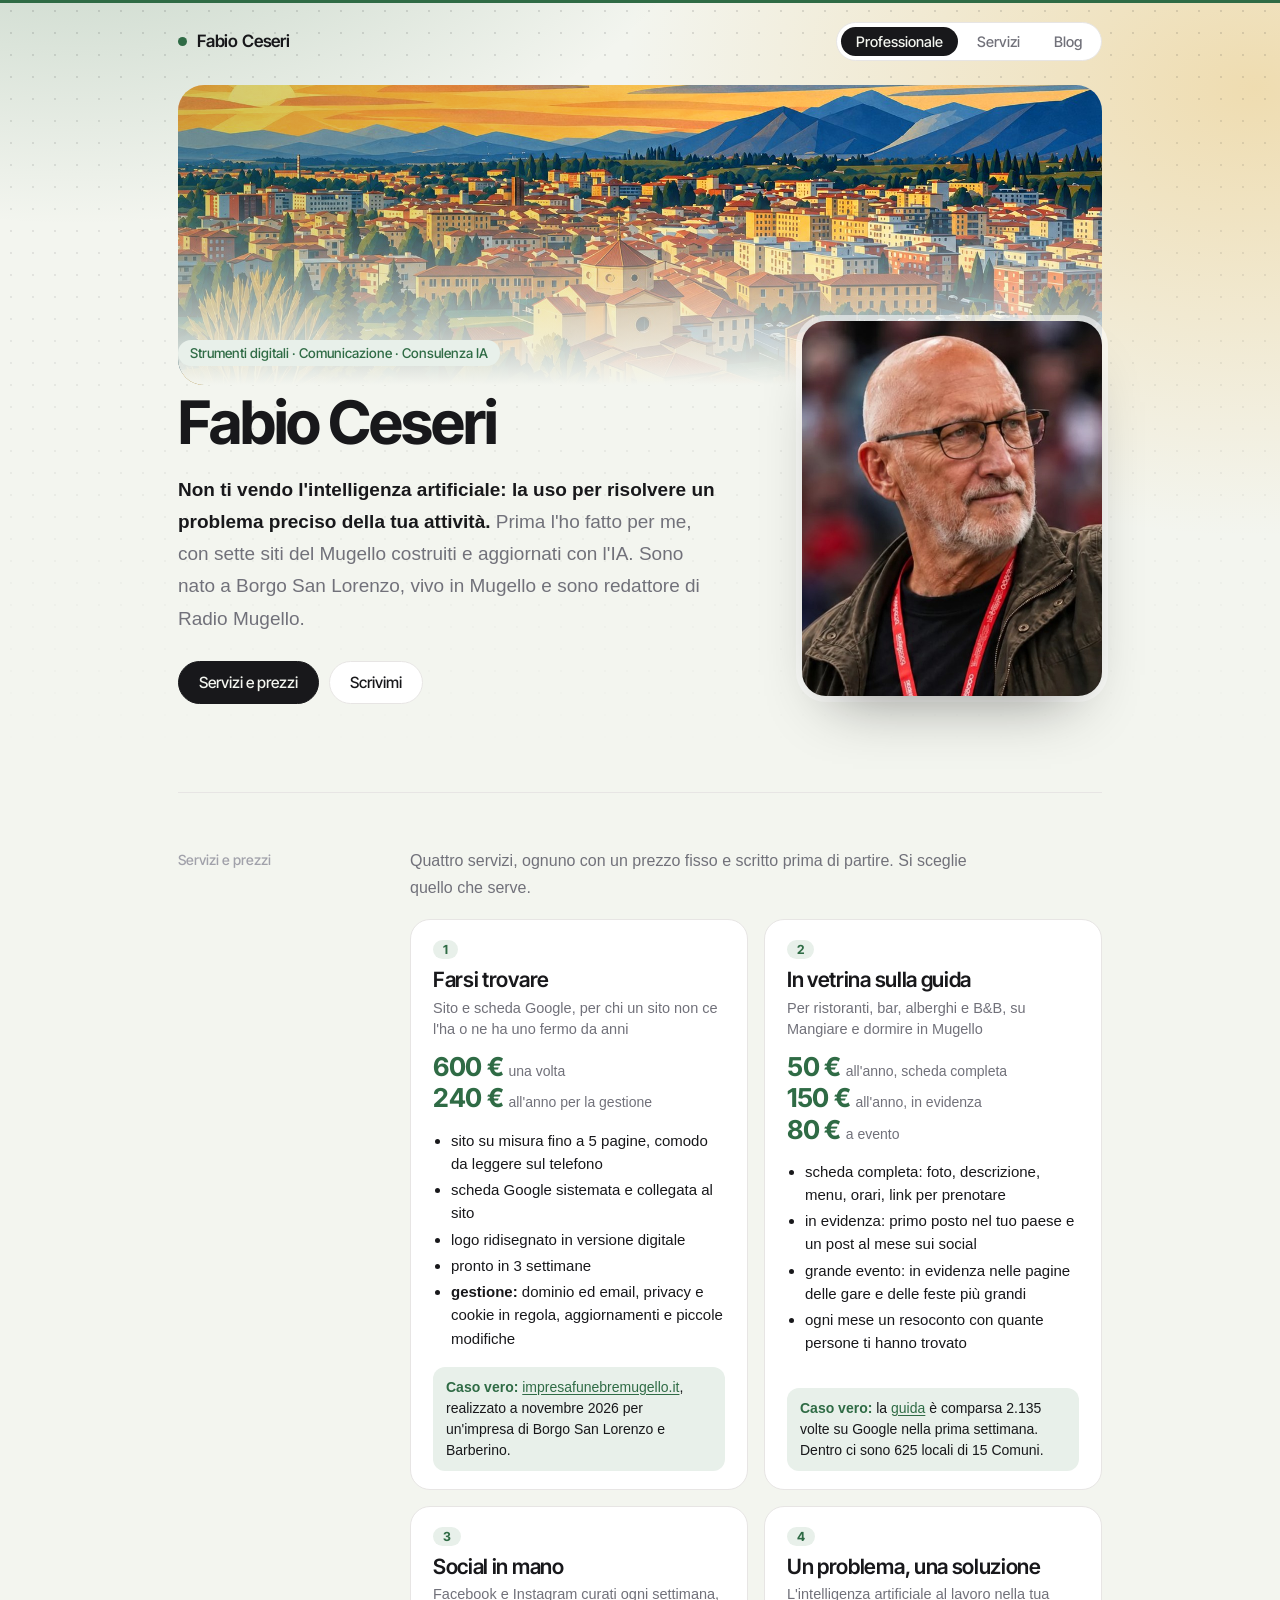
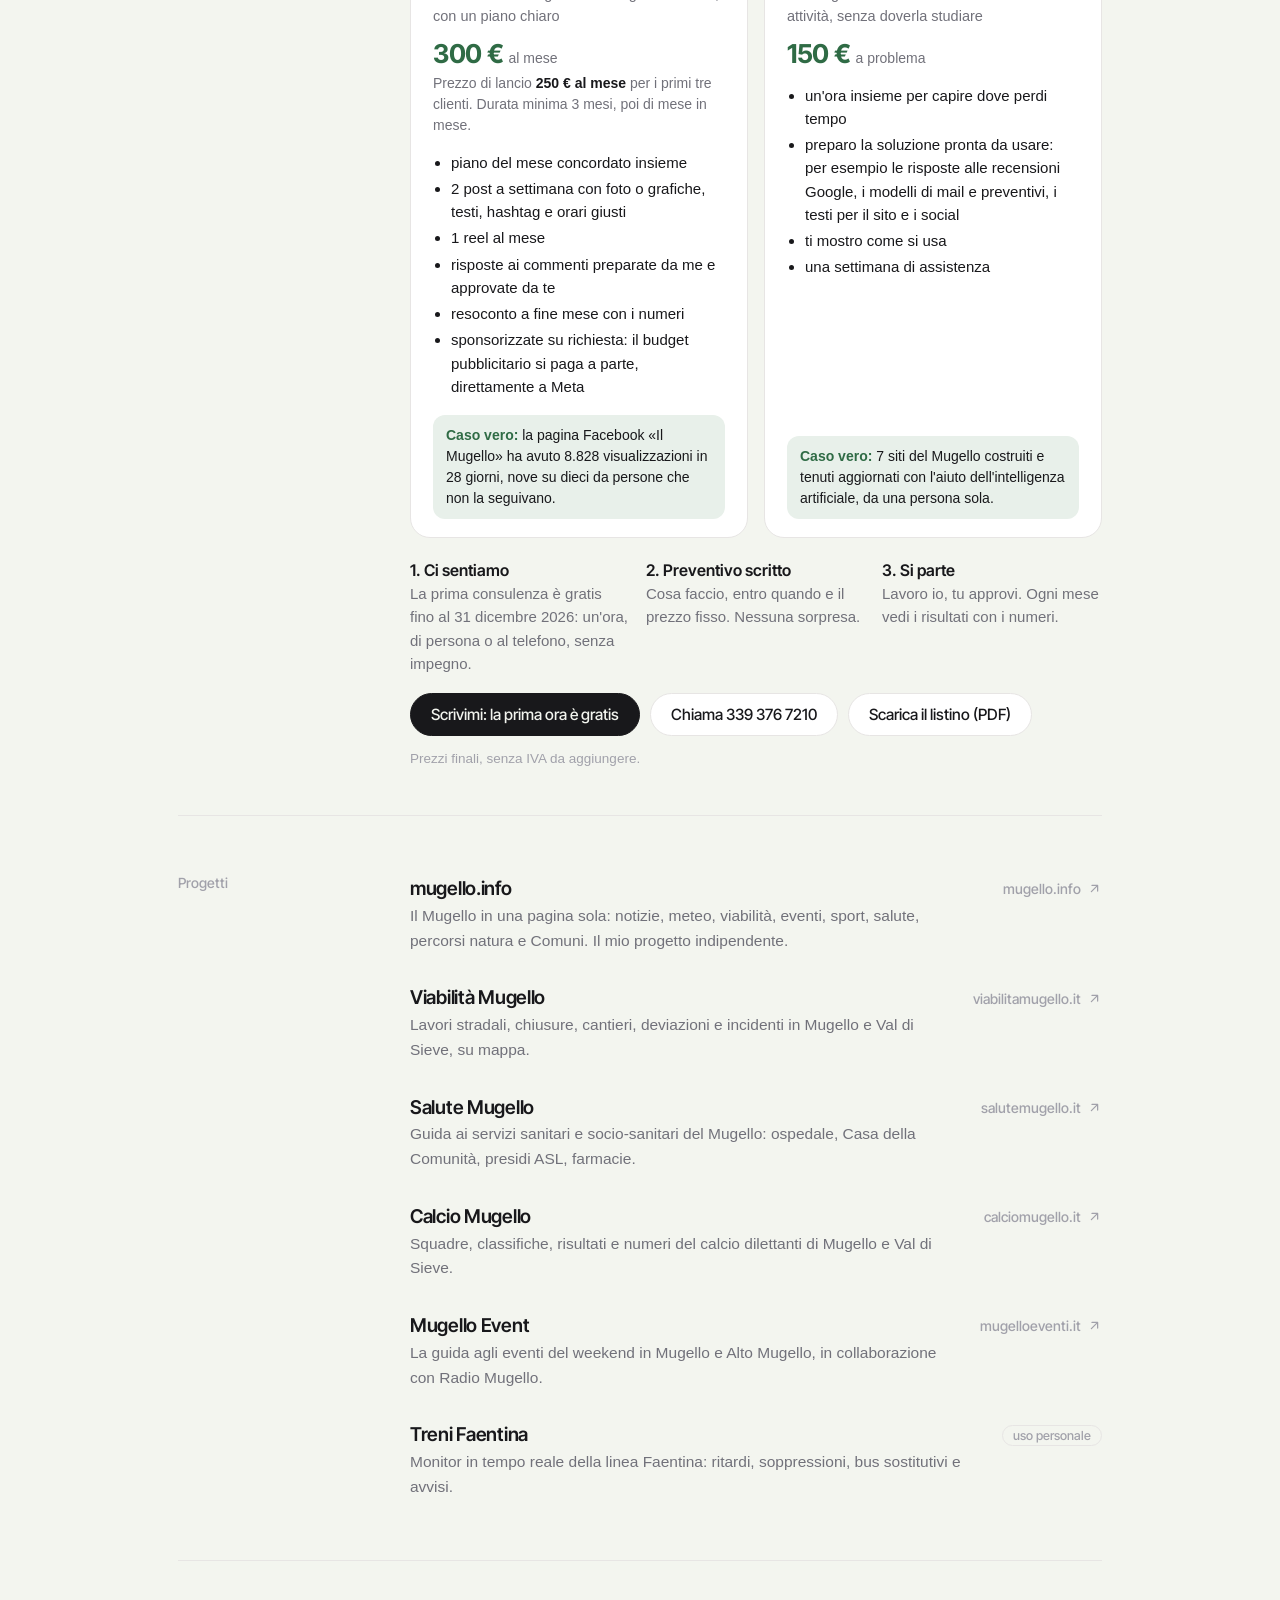
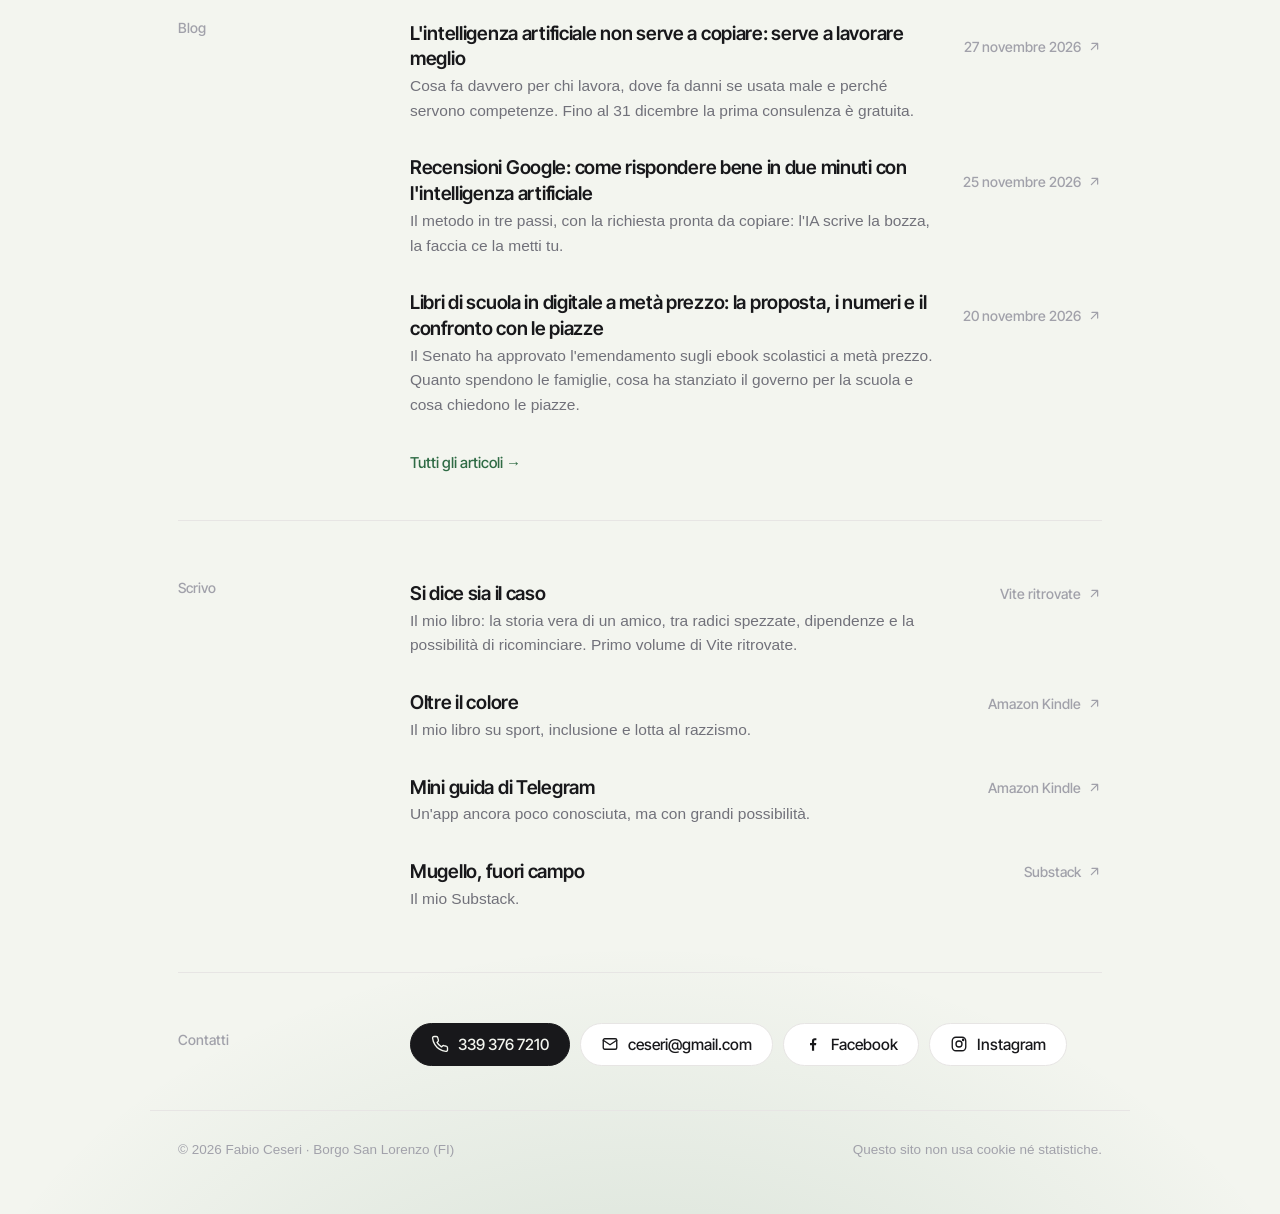
<file: index.html>
<!doctype html>
<html lang="it">
<head>
<meta charset="utf-8">
<meta name="viewport" content="width=device-width,initial-scale=1">
<title>Fabio Ceseri · Siti, social e intelligenza artificiale per le attività del Mugello</title>
<meta name="description" content="Sito e scheda Google, social curati, intelligenza artificiale per la tua attività: prezzi fissi e casi veri. Fabio Ceseri, Borgo San Lorenzo.">
<link rel="canonical" href="https://fabioceseri.it/">
<meta name="theme-color" content="#2f6b45">
<link rel="icon" type="image/png" sizes="32x32" href="img/icona-32.png">
<link rel="apple-touch-icon" href="img/icona-180.png">
<link rel="preload" href="font/inter-tight-700.woff2" as="font" type="font/woff2" crossorigin>
<meta property="og:type" content="profile">
<meta property="og:locale" content="it_IT">
<meta property="og:site_name" content="Fabio Ceseri">
<meta property="og:title" content="Fabio Ceseri · Siti, social e intelligenza artificiale per le attività del Mugello">
<meta property="og:description" content="Sito e scheda Google, social curati, intelligenza artificiale per la tua attività: prezzi fissi e casi veri. Fabio Ceseri, Borgo San Lorenzo.">
<meta property="og:url" content="https://fabioceseri.it/">
<meta property="og:image" content="https://fabioceseri.it/img/anteprima.jpg">
<meta property="og:image:width" content="1200">
<meta property="og:image:height" content="630">
<meta name="twitter:card" content="summary_large_image">
<script type="application/ld+json">{"@context": "https://schema.org", "@graph": [{"@type": "ProfilePage", "@id": "https://fabioceseri.it/", "url": "https://fabioceseri.it/", "name": "Fabio Ceseri", "inLanguage": "it", "mainEntity": {"@id": "https://fabioceseri.it/#fabio"}}, {"@type": "Person", "@id": "https://fabioceseri.it/#fabio", "name": "Fabio Ceseri", "url": "https://fabioceseri.it/", "image": "https://fabioceseri.it/img/fabio.jpg", "jobTitle": ["Redattore", "Consulente IA"], "worksFor": {"@type": "Organization", "name": "Radio Mugello", "url": "https://www.radiomugello.it/"}, "birthPlace": {"@type": "Place", "name": "Borgo San Lorenzo"}, "homeLocation": {"@type": "Place", "name": "Mugello, Toscana"}, "knowsAbout": ["Strumenti digitali", "Comunicazione", "Intelligenza artificiale", "Mugello"], "email": "mailto:ceseri@gmail.com", "telephone": "+39 339 376 7210", "sameAs": ["https://www.facebook.com/fabio.ceseri/", "https://www.instagram.com/fabionemugello/", "https://artigianodelweb.substack.com/"], "hasOfferCatalog": {"@type": "OfferCatalog", "name": "Servizi e prezzi", "itemListElement": [{"@type": "Offer", "price": "600", "priceCurrency": "EUR", "itemOffered": {"@type": "Service", "name": "Farsi trovare: sito e scheda Google"}}, {"@type": "Offer", "price": "50", "priceCurrency": "EUR", "itemOffered": {"@type": "Service", "name": "Scheda sulla guida Mangiare e dormire in Mugello"}}, {"@type": "Offer", "price": "300", "priceCurrency": "EUR", "itemOffered": {"@type": "Service", "name": "Social in mano: Facebook e Instagram al mese"}}, {"@type": "Offer", "price": "150", "priceCurrency": "EUR", "itemOffered": {"@type": "Service", "name": "Un problema, una soluzione: intelligenza artificiale per la tua attività"}}]}}, {"@type": "WebSite", "@id": "https://fabioceseri.it/#sito", "url": "https://fabioceseri.it/", "name": "Fabio Ceseri", "inLanguage": "it", "publisher": {"@id": "https://fabioceseri.it/#fabio"}}]}</script>
<link rel="stylesheet" href="style.css?v=ad18165e">
</head>
<body class="professionale">
<div class="filo" aria-hidden="true"></div>
<header class="top"><div class="wrap">
  <a class="firma" href="./">Fabio Ceseri</a>
  <nav class="pagine" aria-label="Pagine">
    <a href="./" aria-current="page">Professionale</a>
    <a href="#servizi">Servizi</a>
    <a href="blog/">Blog</a>
  </nav>
</div></header>
<main class="wrap">

<div class="copertina"><img src="img/copertina.jpg" alt="Borgo San Lorenzo" width="1578" height="592" fetchpriority="high"></div>
<div class="hero">
  <div>
  <p class="occhiello">Strumenti digitali · Comunicazione · Consulenza IA</p>
  <h1>Fabio Ceseri</h1>
  <p class="bio"><strong>Non ti vendo l'intelligenza artificiale: la uso per risolvere un problema preciso della tua attività.</strong> Prima l'ho fatto per me, con sette siti del Mugello costruiti e aggiornati con l'IA. Sono nato a Borgo San Lorenzo, vivo in Mugello e sono redattore di Radio Mugello.</p>
  <p class="contatti hero-azioni"><a class="primo" href="#servizi">Servizi e prezzi</a><a href="mailto:ceseri@gmail.com?subject=Prima%20consulenza%20gratuita">Scrivimi</a></p>
  </div>
  <div class="foto-box"><img class="foto" src="img/fabio.jpg" alt="Fabio Ceseri, redattore di Radio Mugello e consulente IA" width="300" height="375"></div>
</div>
<section class="blocco" id="servizi">
  <h2>Servizi e prezzi</h2>
  <div><p class="sv-intro">Quattro servizi, ognuno con un prezzo fisso e scritto prima di partire. Si sceglie quello che serve.</p><div class="sv-griglia"><article class="sv"><span class="sv-num">1</span><h3>Farsi trovare</h3><p class="sv-per">Sito e scheda Google, per chi un sito non ce l'ha o ne ha uno fermo da anni</p><p class="sv-prezzo">600 € <span>una volta</span></p><p class="sv-prezzo">240 € <span>all'anno per la gestione</span></p><ul><li>sito su misura fino a 5 pagine, comodo da leggere sul telefono</li><li>scheda Google sistemata e collegata al sito</li><li>logo ridisegnato in versione digitale</li><li>pronto in 3 settimane</li><li><b>gestione:</b> dominio ed email, privacy e cookie in regola, aggiornamenti e piccole modifiche</li></ul><p class="sv-caso"><strong>Caso vero:</strong> <a href="https://impresafunebremugello.it/">impresafunebremugello.it</a>, realizzato a novembre 2026 per un'impresa di Borgo San Lorenzo e Barberino.</p></article><article class="sv"><span class="sv-num">2</span><h3>In vetrina sulla guida</h3><p class="sv-per">Per ristoranti, bar, alberghi e B&amp;B, su Mangiare e dormire in Mugello</p><p class="sv-prezzo">50 € <span>all'anno, scheda completa</span></p><p class="sv-prezzo">150 € <span>all'anno, in evidenza</span></p><p class="sv-prezzo">80 € <span>a evento</span></p><ul><li>scheda completa: foto, descrizione, menu, orari, link per prenotare</li><li>in evidenza: primo posto nel tuo paese e un post al mese sui social</li><li>grande evento: in evidenza nelle pagine delle gare e delle feste più grandi</li><li>ogni mese un resoconto con quante persone ti hanno trovato</li></ul><p class="sv-caso"><strong>Caso vero:</strong> la <a href="https://mangiaredormiremugello.it/">guida</a> è comparsa 2.135 volte su Google nella prima settimana. Dentro ci sono 625 locali di 15 Comuni.</p></article><article class="sv"><span class="sv-num">3</span><h3>Social in mano</h3><p class="sv-per">Facebook e Instagram curati ogni settimana, con un piano chiaro</p><p class="sv-prezzo">300 € <span>al mese</span></p><p class="sv-nota">Prezzo di lancio <b>250 € al mese</b> per i primi tre clienti. Durata minima 3 mesi, poi di mese in mese.</p><ul><li>piano del mese concordato insieme</li><li>2 post a settimana con foto o grafiche, testi, hashtag e orari giusti</li><li>1 reel al mese</li><li>risposte ai commenti preparate da me e approvate da te</li><li>resoconto a fine mese con i numeri</li><li>sponsorizzate su richiesta: il budget pubblicitario si paga a parte, direttamente a Meta</li></ul><p class="sv-caso"><strong>Caso vero:</strong> la pagina Facebook «Il Mugello» ha avuto 8.828 visualizzazioni in 28 giorni, nove su dieci da persone che non la seguivano.</p></article><article class="sv"><span class="sv-num">4</span><h3>Un problema, una soluzione</h3><p class="sv-per">L'intelligenza artificiale al lavoro nella tua attività, senza doverla studiare</p><p class="sv-prezzo">150 € <span>a problema</span></p><ul><li>un'ora insieme per capire dove perdi tempo</li><li>preparo la soluzione pronta da usare: per esempio le risposte alle recensioni Google, i modelli di mail e preventivi, i testi per il sito e i social</li><li>ti mostro come si usa</li><li>una settimana di assistenza</li></ul><p class="sv-caso"><strong>Caso vero:</strong> 7 siti del Mugello costruiti e tenuti aggiornati con l'aiuto dell'intelligenza artificiale, da una persona sola.</p></article></div><div class="sv-come"><div><b>1. Ci sentiamo</b>La prima consulenza è gratis fino al 31 dicembre 2026: un'ora, di persona o al telefono, senza impegno.</div><div><b>2. Preventivo scritto</b>Cosa faccio, entro quando e il prezzo fisso. Nessuna sorpresa.</div><div><b>3. Si parte</b>Lavoro io, tu approvi. Ogni mese vedi i risultati con i numeri.</div></div><p class="contatti sv-azioni"><a class="primo" href="mailto:ceseri@gmail.com?subject=Prima%20consulenza%20gratuita">Scrivimi: la prima ora è gratis</a><a href="tel:+393393767210">Chiama 339 376 7210</a><a href="listino.pdf">Scarica il listino (PDF)</a></p><p class="sv-piccolo">Prezzi finali, senza IVA da aggiungere.</p></div>
</section>
<section class="blocco">
  <h2>Progetti</h2>
  <div><ul class="elenco"><li><a href="https://mugello.info/"><span class="titolo">mugello.info</span><span class="dove">mugello.info <svg viewBox="0 0 24 24" fill="none" stroke="currentColor" stroke-width="2" stroke-linecap="round" stroke-linejoin="round" aria-hidden="true"><path d="M7 17 17 7M8 7h9v9"/></svg></span><span class="desc">Il Mugello in una pagina sola: notizie, meteo, viabilità, eventi, sport, salute, percorsi natura e Comuni. Il mio progetto indipendente.</span></a></li><li><a href="https://viabilitamugello.it/"><span class="titolo">Viabilità Mugello</span><span class="dove">viabilitamugello.it <svg viewBox="0 0 24 24" fill="none" stroke="currentColor" stroke-width="2" stroke-linecap="round" stroke-linejoin="round" aria-hidden="true"><path d="M7 17 17 7M8 7h9v9"/></svg></span><span class="desc">Lavori stradali, chiusure, cantieri, deviazioni e incidenti in Mugello e Val di Sieve, su mappa.</span></a></li><li><a href="https://salutemugello.it/"><span class="titolo">Salute Mugello</span><span class="dove">salutemugello.it <svg viewBox="0 0 24 24" fill="none" stroke="currentColor" stroke-width="2" stroke-linecap="round" stroke-linejoin="round" aria-hidden="true"><path d="M7 17 17 7M8 7h9v9"/></svg></span><span class="desc">Guida ai servizi sanitari e socio-sanitari del Mugello: ospedale, Casa della Comunità, presidi ASL, farmacie.</span></a></li><li><a href="https://calciomugello.it/"><span class="titolo">Calcio Mugello</span><span class="dove">calciomugello.it <svg viewBox="0 0 24 24" fill="none" stroke="currentColor" stroke-width="2" stroke-linecap="round" stroke-linejoin="round" aria-hidden="true"><path d="M7 17 17 7M8 7h9v9"/></svg></span><span class="desc">Squadre, classifiche, risultati e numeri del calcio dilettanti di Mugello e Val di Sieve.</span></a></li><li><a href="https://mugelloeventi.it/"><span class="titolo">Mugello Event</span><span class="dove">mugelloeventi.it <svg viewBox="0 0 24 24" fill="none" stroke="currentColor" stroke-width="2" stroke-linecap="round" stroke-linejoin="round" aria-hidden="true"><path d="M7 17 17 7M8 7h9v9"/></svg></span><span class="desc">La guida agli eventi del weekend in Mugello e Alto Mugello, in collaborazione con Radio Mugello.</span></a></li><li><div class="riga"><span class="titolo">Treni Faentina</span><span class="dove">uso personale</span><span class="desc">Monitor in tempo reale della linea Faentina: ritardi, soppressioni, bus sostitutivi e avvisi.</span></div></li></ul></div>
</section>
<section class="blocco">
  <h2>Blog</h2>
  <div><ul class="elenco"><li><a href="blog/intelligenza-artificiale-non-serve-a-copiare-serve-a-lavorare-meglio/"><span class="titolo">L&#x27;intelligenza artificiale non serve a copiare: serve a lavorare meglio</span><span class="dove">27 novembre 2026 <svg viewBox="0 0 24 24" fill="none" stroke="currentColor" stroke-width="2" stroke-linecap="round" stroke-linejoin="round" aria-hidden="true"><path d="M7 17 17 7M8 7h9v9"/></svg></span><span class="desc">Cosa fa davvero per chi lavora, dove fa danni se usata male e perché servono competenze. Fino al 31 dicembre la prima consulenza è gratuita.</span></a></li><li><a href="blog/recensioni-google-rispondere-con-intelligenza-artificiale/"><span class="titolo">Recensioni Google: come rispondere bene in due minuti con l&#x27;intelligenza artificiale</span><span class="dove">25 novembre 2026 <svg viewBox="0 0 24 24" fill="none" stroke="currentColor" stroke-width="2" stroke-linecap="round" stroke-linejoin="round" aria-hidden="true"><path d="M7 17 17 7M8 7h9v9"/></svg></span><span class="desc">Il metodo in tre passi, con la richiesta pronta da copiare: l&#x27;IA scrive la bozza, la faccia ce la metti tu.</span></a></li><li><a href="blog/2026-11-20-libri-di-scuola-in-digitale-a-meta-prezzo-la-proposta-i-numeri-e-il-co/"><span class="titolo">Libri di scuola in digitale a metà prezzo: la proposta, i numeri e il confronto con le piazze</span><span class="dove">20 novembre 2026 <svg viewBox="0 0 24 24" fill="none" stroke="currentColor" stroke-width="2" stroke-linecap="round" stroke-linejoin="round" aria-hidden="true"><path d="M7 17 17 7M8 7h9v9"/></svg></span><span class="desc">Il Senato ha approvato l&#x27;emendamento sugli ebook scolastici a metà prezzo. Quanto spendono le famiglie, cosa ha stanziato il governo per la scuola e cosa chiedono le piazze.</span></a></li></ul><p style="margin:14px 0 0"><a href="blog/" style="font:500 15px var(--display);color:var(--accent)">Tutti gli articoli →</a></p></div>
</section>
<section class="blocco">
  <h2>Scrivo</h2>
  <div><ul class="elenco"><li><a href="vite-ritrovate/"><span class="titolo">Si dice sia il caso</span><span class="dove">Vite ritrovate <svg viewBox="0 0 24 24" fill="none" stroke="currentColor" stroke-width="2" stroke-linecap="round" stroke-linejoin="round" aria-hidden="true"><path d="M7 17 17 7M8 7h9v9"/></svg></span><span class="desc">Il mio libro: la storia vera di un amico, tra radici spezzate, dipendenze e la possibilità di ricominciare. Primo volume di Vite ritrovate.</span></a></li><li><a href="https://www.amazon.it/dp/B0DVRYVZWG"><span class="titolo">Oltre il colore</span><span class="dove">Amazon Kindle <svg viewBox="0 0 24 24" fill="none" stroke="currentColor" stroke-width="2" stroke-linecap="round" stroke-linejoin="round" aria-hidden="true"><path d="M7 17 17 7M8 7h9v9"/></svg></span><span class="desc">Il mio libro su sport, inclusione e lotta al razzismo.</span></a></li><li><a href="https://www.amazon.it/dp/B0GZN5ST21"><span class="titolo">Mini guida di Telegram</span><span class="dove">Amazon Kindle <svg viewBox="0 0 24 24" fill="none" stroke="currentColor" stroke-width="2" stroke-linecap="round" stroke-linejoin="round" aria-hidden="true"><path d="M7 17 17 7M8 7h9v9"/></svg></span><span class="desc">Un'app ancora poco conosciuta, ma con grandi possibilità.</span></a></li><li><a href="https://artigianodelweb.substack.com/"><span class="titolo">Mugello, fuori campo</span><span class="dove">Substack <svg viewBox="0 0 24 24" fill="none" stroke="currentColor" stroke-width="2" stroke-linecap="round" stroke-linejoin="round" aria-hidden="true"><path d="M7 17 17 7M8 7h9v9"/></svg></span><span class="desc">Il mio Substack.</span></a></li></ul></div>
</section>
<section class="blocco">
  <h2>Contatti</h2>
  <div><p class="contatti"><a class="primo" href="tel:+393393767210"><svg viewBox="0 0 24 24" fill="none" stroke="currentColor" stroke-width="1.8" stroke-linecap="round" stroke-linejoin="round" aria-hidden="true"><path d="M22 16.9v3a2 2 0 0 1-2.2 2 19.8 19.8 0 0 1-8.6-3.1 19.5 19.5 0 0 1-6-6A19.8 19.8 0 0 1 2.1 4.2 2 2 0 0 1 4.1 2h3a2 2 0 0 1 2 1.7c.1 1 .4 1.9.7 2.8a2 2 0 0 1-.5 2.1L8 9.9a16 16 0 0 0 6 6l1.3-1.3a2 2 0 0 1 2.1-.4c.9.3 1.8.6 2.8.7a2 2 0 0 1 1.7 2z"/></svg>339 376 7210</a><a href="mailto:ceseri@gmail.com"><svg viewBox="0 0 24 24" fill="none" stroke="currentColor" stroke-width="1.8" stroke-linecap="round" stroke-linejoin="round" aria-hidden="true"><rect x="3" y="5" width="18" height="14" rx="2"/><path d="m3 7 9 6 9-6"/></svg>ceseri@gmail.com</a><a href="https://www.facebook.com/fabio.ceseri/" rel="me"><svg viewBox="0 0 24 24" fill="currentColor" aria-hidden="true"><path d="M13.5 21v-7.5h2.5l.4-3h-2.9V8.6c0-.9.3-1.5 1.5-1.5h1.5V4.4c-.3 0-1.2-.1-2.2-.1-2.2 0-3.7 1.3-3.7 3.8v2.4H8v3h2.6V21h2.9z"/></svg>Facebook</a><a href="https://www.instagram.com/fabionemugello/" rel="me"><svg viewBox="0 0 24 24" fill="none" stroke="currentColor" stroke-width="1.8" aria-hidden="true"><rect x="3" y="3" width="18" height="18" rx="5"/><circle cx="12" cy="12" r="4"/><circle cx="17.5" cy="6.5" r=".8" fill="currentColor"/></svg>Instagram</a></p></div>
</section>
</main>
<footer><div class="wrap">
  <p>© 2026 Fabio Ceseri · Borgo San Lorenzo (FI)</p>
  <p>Questo sito non usa cookie né statistiche.</p>
</div></footer>
</body>
</html>
</file>
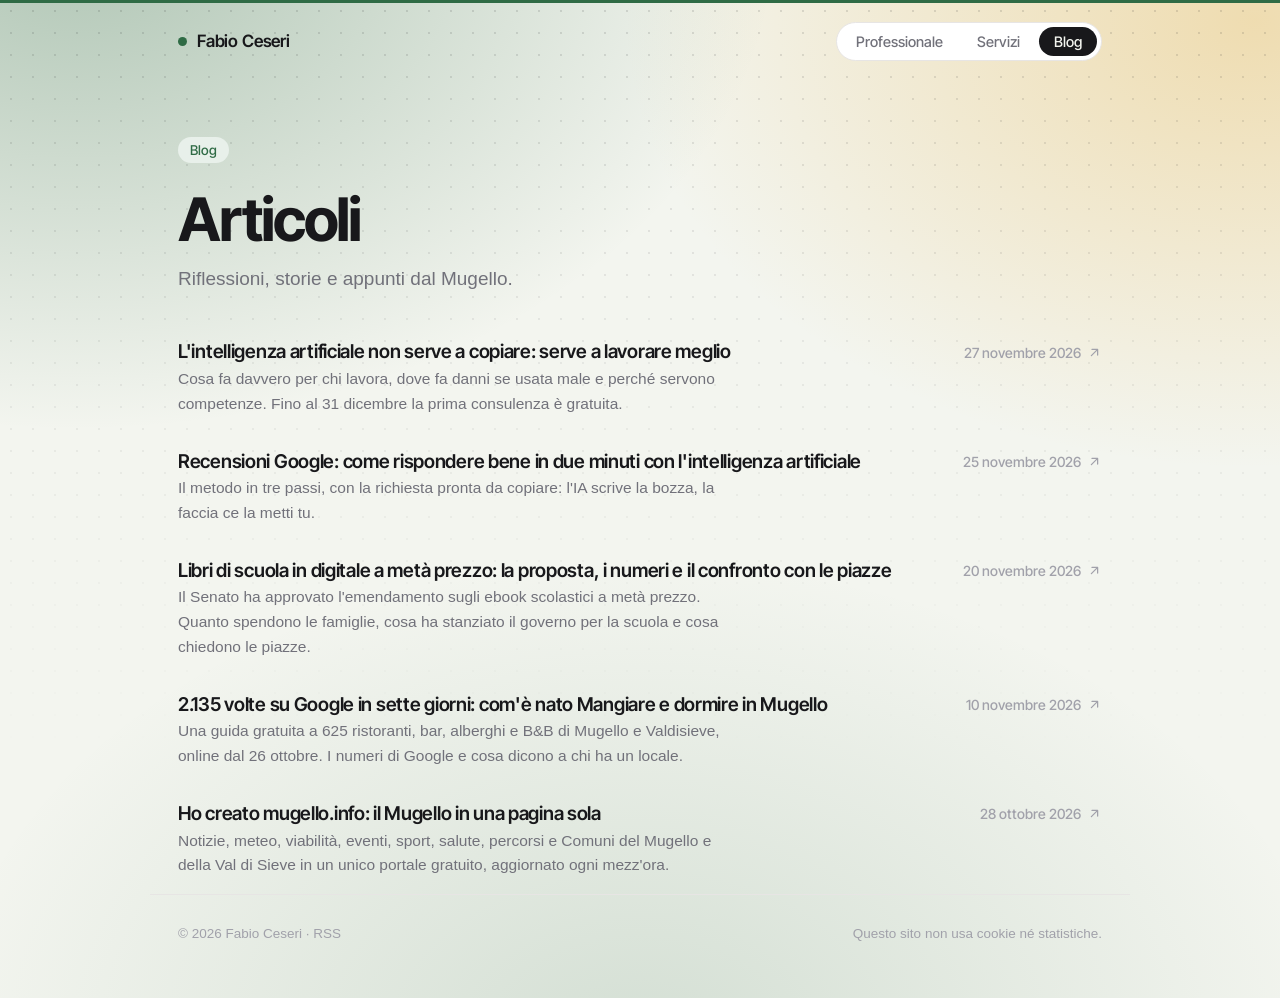
<file: blog/index.html>
<!doctype html>
<html lang="it">
<head>
<meta charset="utf-8">
<meta name="viewport" content="width=device-width,initial-scale=1">
<title>Blog · Fabio Ceseri</title>
<meta name="description" content="Articoli e riflessioni di Fabio Ceseri.">
<link rel="canonical" href="https://fabioceseri.it/blog/">
<meta name="theme-color" content="#2f6b45">
<link rel="icon" type="image/png" sizes="32x32" href="../img/icona-32.png">
<link rel="apple-touch-icon" href="../img/icona-180.png">
<link rel="alternate" type="application/rss+xml" title="Fabio Ceseri – Blog" href="https://fabioceseri.it/blog/feed.xml">
<meta property="og:type" content="website">
<meta property="og:locale" content="it_IT">
<meta property="og:site_name" content="Fabio Ceseri">
<meta property="og:title" content="Blog · Fabio Ceseri">
<meta property="og:description" content="Articoli e riflessioni di Fabio Ceseri.">
<meta property="og:url" content="https://fabioceseri.it/blog/">
<meta property="og:image" content="https://fabioceseri.it/img/anteprima.jpg">
<meta name="twitter:card" content="summary_large_image">
<link rel="stylesheet" href="../style.css?v=ad18165e">
</head>
<body class="professionale blog">
<div class="filo" aria-hidden="true"></div>
<header class="top"><div class="wrap">
  <a class="firma" href="../">Fabio Ceseri</a>
  <nav class="pagine" aria-label="Pagine">
    <a href="../">Professionale</a>
    <a href="../#servizi">Servizi</a>
    <a href="../blog/" aria-current="page">Blog</a>
  </nav>
</div></header>
<main class="wrap">
<div class="blog-testa"><p class="occhiello">Blog</p><h1>Articoli</h1><p class="bio">Riflessioni, storie e appunti dal Mugello.</p></div><ul class="elenco"><li><a href="intelligenza-artificiale-non-serve-a-copiare-serve-a-lavorare-meglio/"><span class="titolo">L&#x27;intelligenza artificiale non serve a copiare: serve a lavorare meglio</span><span class="dove">27 novembre 2026 <svg viewBox="0 0 24 24" fill="none" stroke="currentColor" stroke-width="2" stroke-linecap="round" stroke-linejoin="round" aria-hidden="true"><path d="M7 17 17 7M8 7h9v9"/></svg></span><span class="desc">Cosa fa davvero per chi lavora, dove fa danni se usata male e perché servono competenze. Fino al 31 dicembre la prima consulenza è gratuita.</span></a></li><li><a href="recensioni-google-rispondere-con-intelligenza-artificiale/"><span class="titolo">Recensioni Google: come rispondere bene in due minuti con l&#x27;intelligenza artificiale</span><span class="dove">25 novembre 2026 <svg viewBox="0 0 24 24" fill="none" stroke="currentColor" stroke-width="2" stroke-linecap="round" stroke-linejoin="round" aria-hidden="true"><path d="M7 17 17 7M8 7h9v9"/></svg></span><span class="desc">Il metodo in tre passi, con la richiesta pronta da copiare: l&#x27;IA scrive la bozza, la faccia ce la metti tu.</span></a></li><li><a href="2026-11-20-libri-di-scuola-in-digitale-a-meta-prezzo-la-proposta-i-numeri-e-il-co/"><span class="titolo">Libri di scuola in digitale a metà prezzo: la proposta, i numeri e il confronto con le piazze</span><span class="dove">20 novembre 2026 <svg viewBox="0 0 24 24" fill="none" stroke="currentColor" stroke-width="2" stroke-linecap="round" stroke-linejoin="round" aria-hidden="true"><path d="M7 17 17 7M8 7h9v9"/></svg></span><span class="desc">Il Senato ha approvato l&#x27;emendamento sugli ebook scolastici a metà prezzo. Quanto spendono le famiglie, cosa ha stanziato il governo per la scuola e cosa chiedono le piazze.</span></a></li><li><a href="mangiare-e-dormire-in-mugello-2135-volte-su-google/"><span class="titolo">2.135 volte su Google in sette giorni: com&#x27;è nato Mangiare e dormire in Mugello</span><span class="dove">10 novembre 2026 <svg viewBox="0 0 24 24" fill="none" stroke="currentColor" stroke-width="2" stroke-linecap="round" stroke-linejoin="round" aria-hidden="true"><path d="M7 17 17 7M8 7h9v9"/></svg></span><span class="desc">Una guida gratuita a 625 ristoranti, bar, alberghi e B&amp;B di Mugello e Valdisieve, online dal 26 ottobre. I numeri di Google e cosa dicono a chi ha un locale.</span></a></li><li><a href="mugello-info-il-mugello-in-una-pagina-sola/"><span class="titolo">Ho creato mugello.info: il Mugello in una pagina sola</span><span class="dove">28 ottobre 2026 <svg viewBox="0 0 24 24" fill="none" stroke="currentColor" stroke-width="2" stroke-linecap="round" stroke-linejoin="round" aria-hidden="true"><path d="M7 17 17 7M8 7h9v9"/></svg></span><span class="desc">Notizie, meteo, viabilità, eventi, sport, salute, percorsi e Comuni del Mugello e della Val di Sieve in un unico portale gratuito, aggiornato ogni mezz&#x27;ora.</span></a></li></ul>
</main>
<footer><div class="wrap">
  <p>© 2026 Fabio Ceseri · <a href="../blog/feed.xml">RSS</a></p>
  <p>Questo sito non usa cookie né statistiche.</p>
</div></footer>
</body>
</html>
</file>
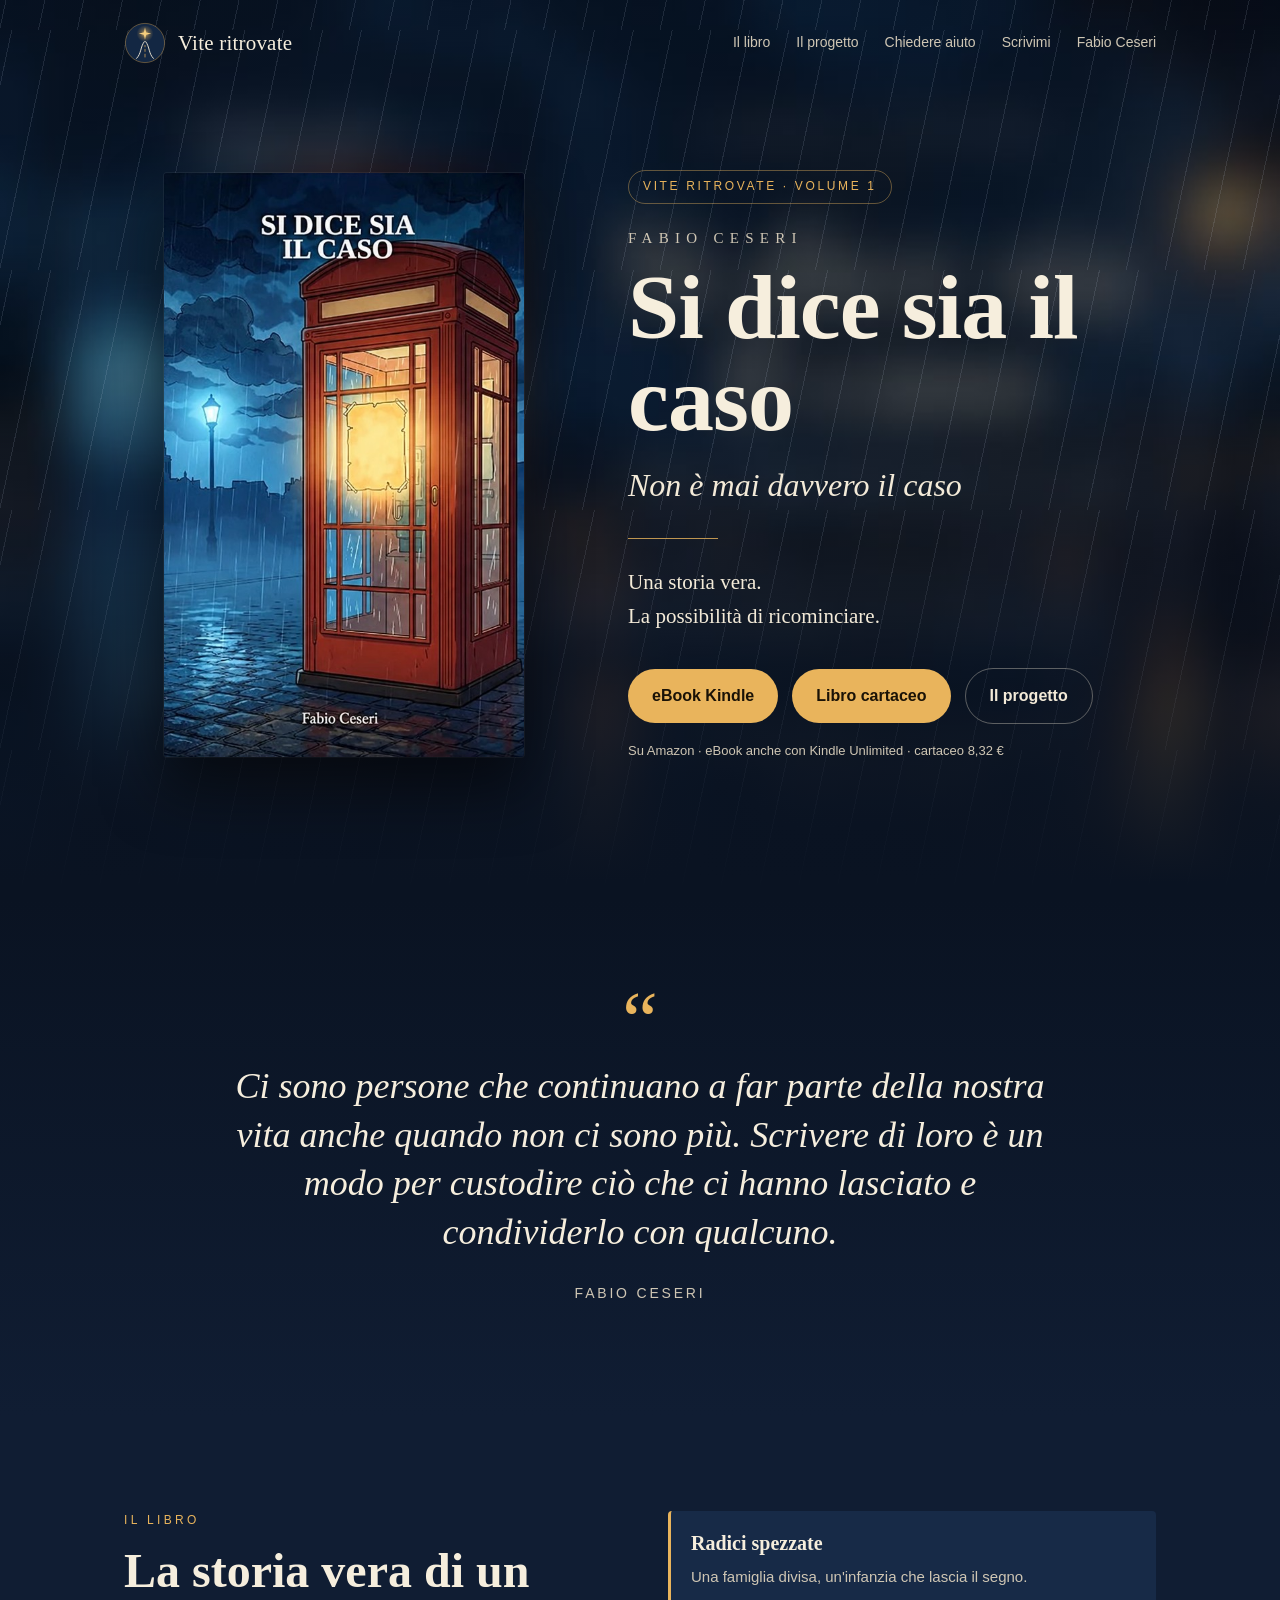
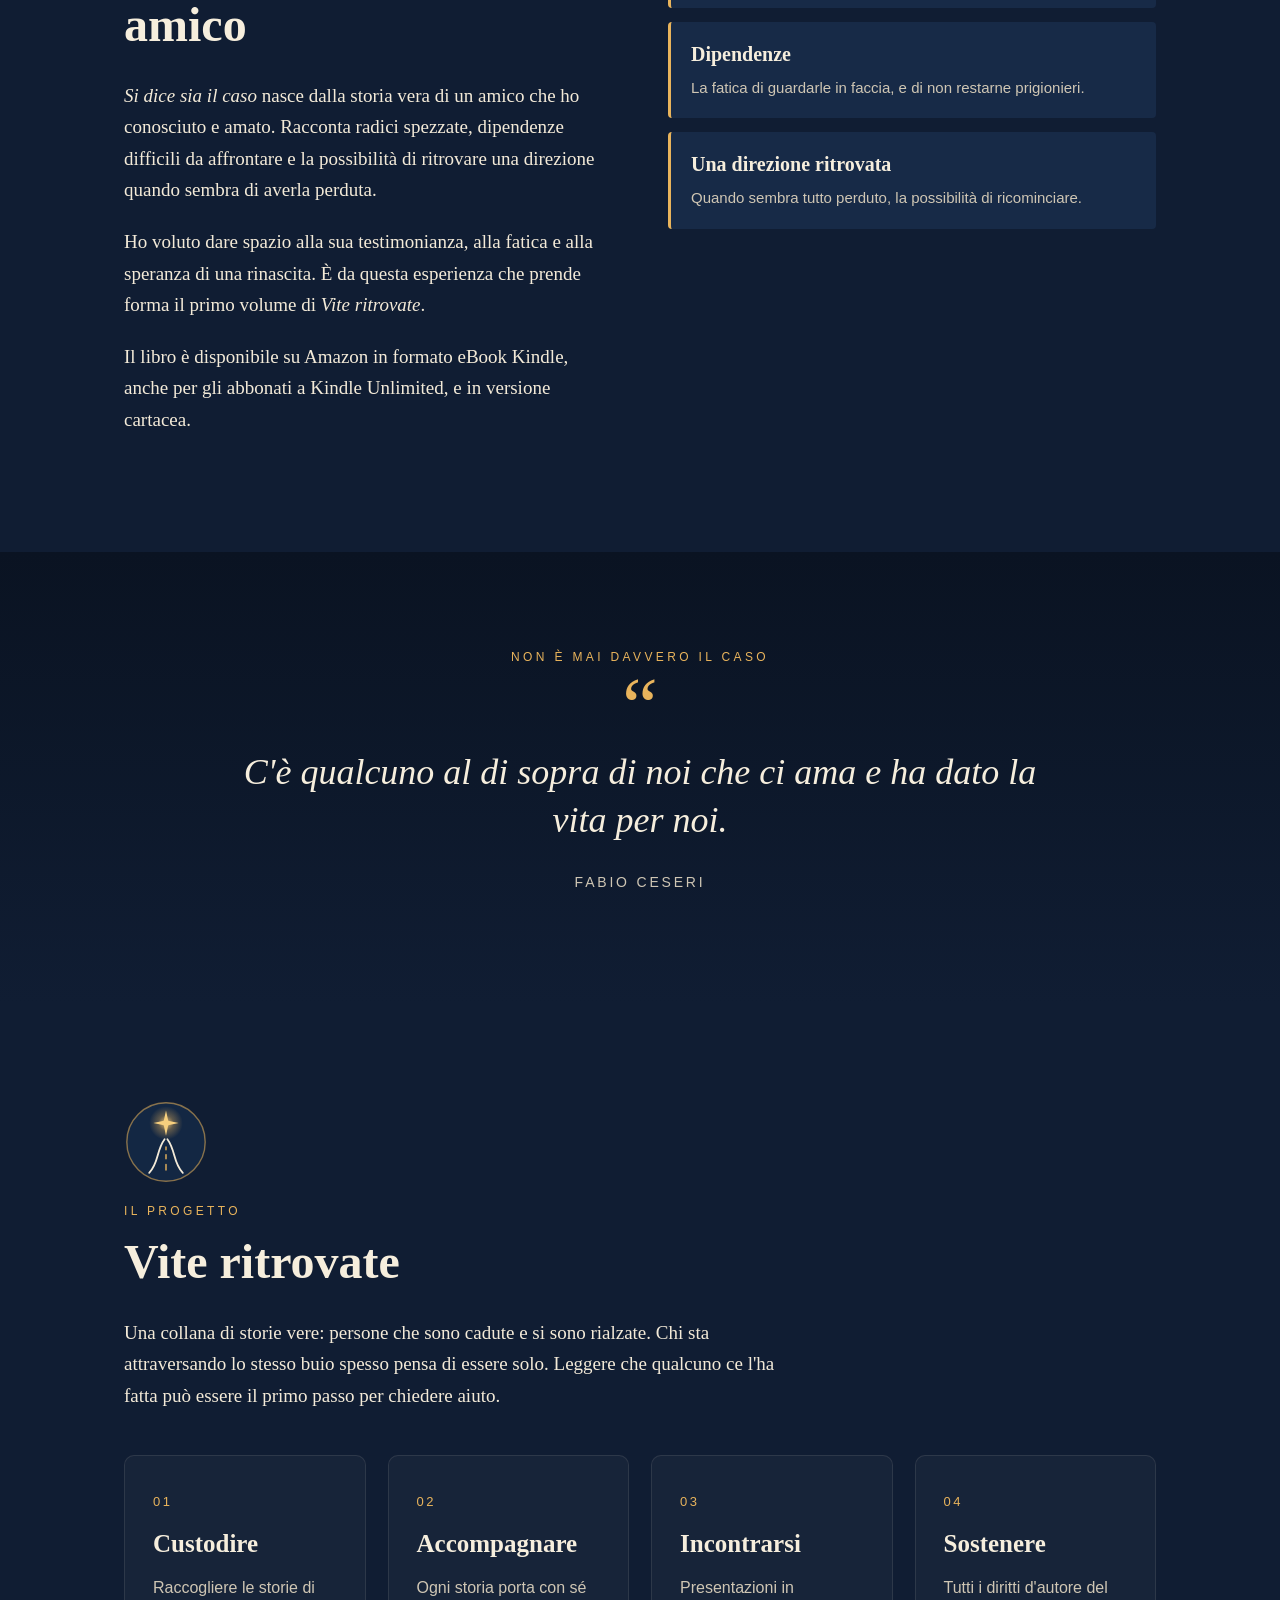
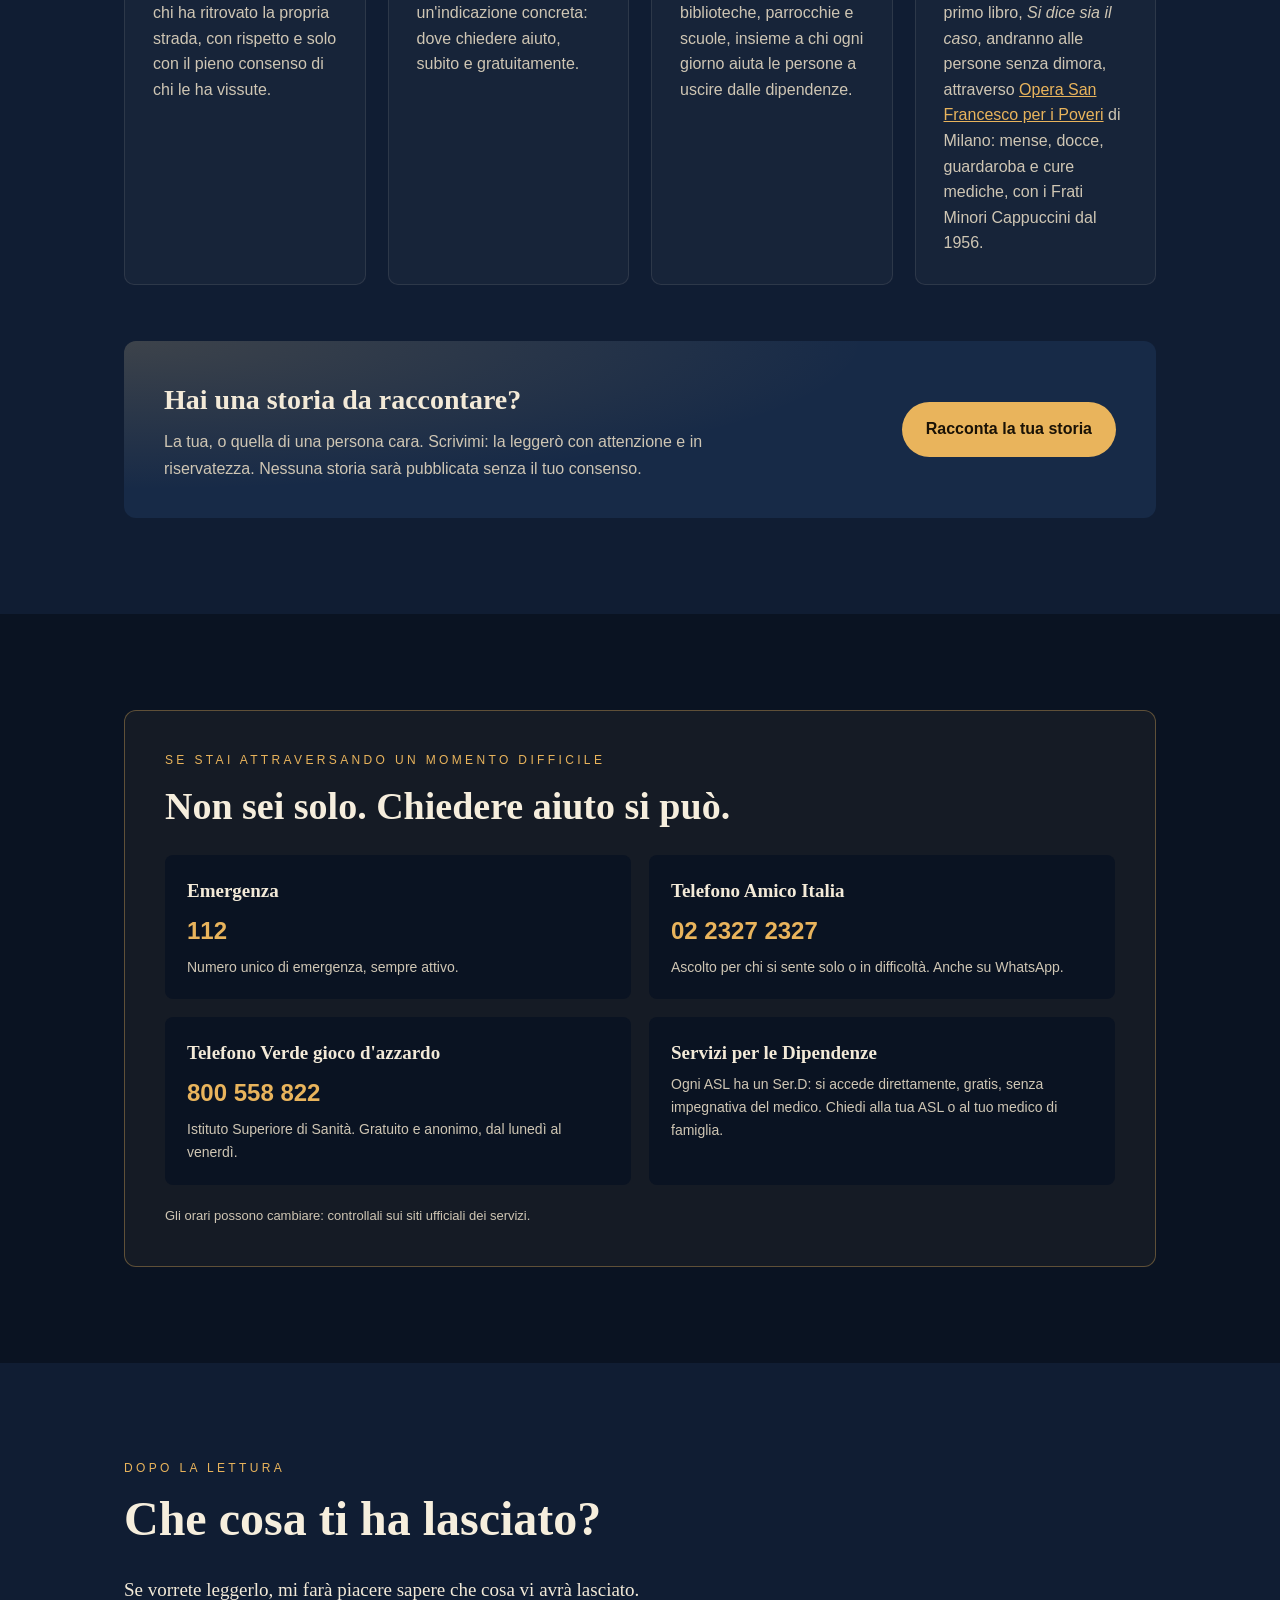
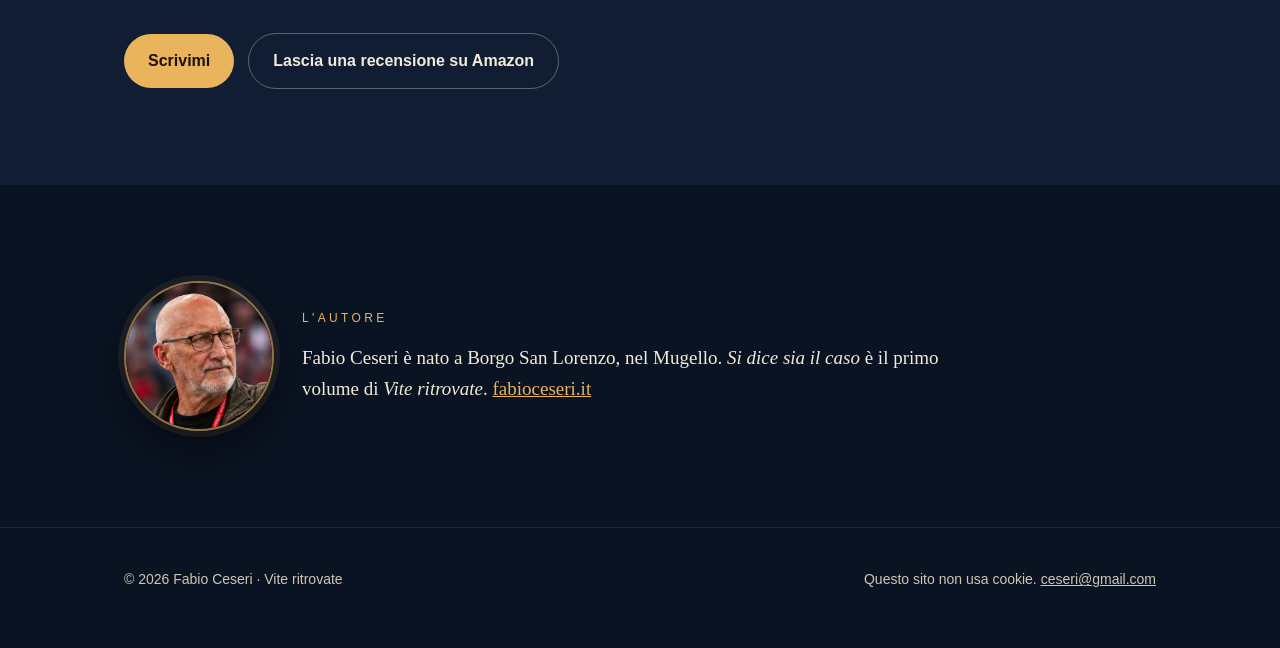
<file: vite-ritrovate/index.html>
<!doctype html>
<html lang="it">
<head>
<meta charset="utf-8">
<meta name="viewport" content="width=device-width, initial-scale=1">
<title>Si dice sia il caso | Fabio Ceseri | Vite ritrovate</title>
<meta name="description" content="Si dice sia il caso, di Fabio Ceseri: la storia vera di un amico, tra radici spezzate, dipendenze e la possibilità di ricominciare. Primo volume di Vite ritrovate. eBook Kindle e libro cartaceo su Amazon.">
<meta name="theme-color" content="#0a1322">
<meta property="og:type" content="book">
<meta property="og:title" content="Si dice sia il caso, di Fabio Ceseri">
<meta property="og:description" content="Una storia vera. La possibilità di ricominciare. Primo volume di Vite ritrovate.">
<link rel="canonical" href="https://fabioceseri.it/vite-ritrovate/">
<meta property="og:url" content="https://fabioceseri.it/vite-ritrovate/">
<meta property="og:image" content="https://fabioceseri.it/vite-ritrovate/img/anteprima.jpg">
<meta property="og:image:width" content="1200">
<meta property="og:image:height" content="630">
<meta property="og:locale" content="it_IT">
<meta name="twitter:card" content="summary_large_image">
<link rel="icon" type="image/png" sizes="32x32" href="img/icona-32.png">
<link rel="icon" type="image/svg+xml" href="img/simbolo.svg">
<link rel="apple-touch-icon" href="img/icona-180.png">
<script type="application/ld+json">
{
  "@context": "https://schema.org",
  "@type": "Book",
  "name": "Si dice sia il caso",
  "alternativeHeadline": "Non è mai davvero il caso",
  "author": {"@type": "Person", "name": "Fabio Ceseri", "url": "https://fabioceseri.it/"},
  "inLanguage": "it",
  "workExample": [
    {"@type": "Book", "bookFormat": "https://schema.org/EBook", "datePublished": "2026-09-08", "url": "https://www.amazon.it/dp/B0HJ6CRZC8"},
    {"@type": "Book", "bookFormat": "https://schema.org/Paperback", "isbn": "9798163977895", "datePublished": "2026-10-20", "url": "https://www.amazon.it/dp/B0HNQHGLS6"}
  ],
  "isPartOf": {"@type": "BookSeries", "name": "Vite ritrovate"},
  "image": "https://fabioceseri.it/vite-ritrovate/img/copertina.jpg",
  "url": "https://fabioceseri.it/vite-ritrovate/"
}
</script>
<style>
:root{
  --notte:#0a1322; --notte-2:#101d33; --notte-3:#172a47;
  --lampione:#e9b45c; --lampione-tenue:rgba(233,180,92,.16);
  --carta:#f3ead8; --carta-2:#cfc6b4; --rossa:#b4432f;
  --serif:"Iowan Old Style","Palatino Linotype",Palatino,"Book Antiqua",Georgia,serif;
  --sans:-apple-system,BlinkMacSystemFont,"Segoe UI",Roboto,"Helvetica Neue",Arial,sans-serif;
}
*{box-sizing:border-box}
html{scroll-behavior:smooth}
body{margin:0;background:var(--notte);color:var(--carta);font-family:var(--serif);font-size:19px;line-height:1.65;-webkit-font-smoothing:antialiased}
a{color:var(--lampione)}
img{max-width:100%;height:auto;display:block}
.wrap{max-width:1080px;margin:0 auto;padding:0 24px}

/* menu */
.nav{position:absolute;top:0;left:0;right:0;z-index:5}
.nav .wrap{display:flex;justify-content:space-between;align-items:center;padding-top:22px}
.marchio{display:flex;align-items:center;gap:12px;text-decoration:none;color:#f6eedd;font-family:var(--serif);font-size:21px;letter-spacing:.01em}
.marchio img{width:42px;height:42px}
.logo-progetto{width:84px;height:84px;margin:0 0 18px}
.nav ul{list-style:none;display:flex;gap:26px;margin:0;padding:0;font-family:var(--sans);font-size:14px}
.nav ul a{color:var(--carta-2);text-decoration:none}
.nav ul a:hover{color:var(--carta)}

/* apertura */
.hero{position:relative;min-height:100vh;display:flex;align-items:center;overflow:hidden;
  background:linear-gradient(180deg,rgba(10,19,34,.55),rgba(10,19,34,.35) 40%,var(--notte) 98%),url(img/sfondo.jpg) center/cover no-repeat}
.pioggia{position:absolute;inset:-50% 0 0;pointer-events:none;opacity:.22;
  background-image:repeating-linear-gradient(102deg,transparent 0 11px,rgba(220,232,255,.5) 11px 12px,transparent 12px 38px);
  background-size:100% 240px;animation:cade 1.1s linear infinite;mask-image:linear-gradient(transparent,#000 30%,#000 70%,transparent)}
@keyframes cade{to{transform:translateY(240px)}}
@media (prefers-reduced-motion:reduce){.pioggia{animation:none}}
.hero .wrap{position:relative;display:grid;grid-template-columns:minmax(0,5fr) minmax(0,6fr);gap:64px;align-items:center;padding-top:110px;padding-bottom:80px}
.copertina{position:relative;justify-self:center;width:min(100%,360px)}
.copertina::before{content:"";position:absolute;inset:18% -18% 0;background:radial-gradient(closest-side,rgba(233,180,92,.33),transparent);filter:blur(10px);z-index:-1}
.copertina img{border-radius:3px;box-shadow:0 30px 60px rgba(0,0,0,.55),0 0 0 1px rgba(255,255,255,.06)}
.collana{display:inline-block;font-family:var(--sans);font-size:12px;letter-spacing:.22em;text-transform:uppercase;color:var(--lampione);border:1px solid rgba(233,180,92,.4);border-radius:999px;padding:6px 14px;margin-bottom:22px}
.autore{font-size:15px;letter-spacing:.42em;text-transform:uppercase;color:var(--carta-2);margin:0 0 10px}
h1{font-size:clamp(52px,7.4vw,92px);line-height:1;font-weight:600;margin:0 0 14px;letter-spacing:-.01em;color:#f6eedd}
.sottotitolo{font-style:italic;font-size:clamp(24px,2.8vw,32px);margin:0 0 26px;color:var(--carta)}
.filo{width:90px;height:1px;background:var(--lampione);opacity:.8;margin:0 0 26px}
.frase{font-size:21px;margin:0 0 34px;color:var(--carta)}
.bottoni{display:flex;flex-wrap:wrap;gap:14px;align-items:center}
.btn{font-family:var(--sans);font-size:16px;font-weight:600;text-decoration:none;border-radius:999px;padding:14px 24px;display:inline-flex;align-items:center;gap:10px;transition:transform .15s,background .15s}
.btn:hover{transform:translateY(-1px)}
.btn-oro{background:var(--lampione);color:#1a1206}
.btn-oro:hover{background:#f2c372}
.btn-vuoto{color:var(--carta);border:1px solid rgba(243,234,216,.35)}
.btn-vuoto:hover{background:rgba(243,234,216,.08)}
.nota{font-family:var(--sans);font-size:13px;color:var(--carta-2);margin:16px 0 0}

/* sezioni */
section{padding:96px 0}
.etichetta{font-family:var(--sans);font-size:12px;letter-spacing:.28em;text-transform:uppercase;color:var(--lampione);margin:0 0 14px}
h2{font-size:clamp(34px,4.2vw,48px);line-height:1.12;font-weight:600;margin:0 0 28px;color:#f6eedd}
.testo{max-width:680px}
.testo p{margin:0 0 1.1em}
.citazione{font-size:clamp(26px,3.2vw,36px);line-height:1.35;font-style:italic;max-width:820px;margin:0 auto;text-align:center;color:#f6eedd}
.citazione::before{content:"\201C";display:block;font-size:80px;line-height:.6;color:var(--lampione);margin-bottom:18px;font-style:normal}
.firma{text-align:center;font-family:var(--sans);font-size:14px;letter-spacing:.2em;text-transform:uppercase;color:var(--carta-2);margin-top:26px}
.fascia{background:linear-gradient(180deg,var(--notte),var(--notte-2))}
.fascia-2{background:var(--notte-2)}
.due{display:grid;grid-template-columns:minmax(0,1fr) minmax(0,1fr);gap:56px;align-items:start}
.temi{list-style:none;margin:0;padding:0;display:grid;gap:14px}
.temi li{background:var(--notte-3);border-left:3px solid var(--lampione);border-radius:4px;padding:16px 20px}
.temi b{display:block;font-size:20px;color:#f6eedd}
.temi span{font-family:var(--sans);font-size:15px;color:var(--carta-2)}

/* progetto */
.schede{display:grid;grid-template-columns:repeat(auto-fit,minmax(220px,1fr));gap:22px;margin-top:44px}
.scheda{background:rgba(255,255,255,.03);border:1px solid rgba(243,234,216,.1);border-radius:10px;padding:28px}
.scheda .num{font-family:var(--sans);font-size:13px;color:var(--lampione);letter-spacing:.2em}
.scheda h3{font-size:25px;margin:8px 0 10px;font-weight:600;color:#f6eedd}
.scheda p{font-family:var(--sans);font-size:16px;line-height:1.6;color:var(--carta-2);margin:0}
.storia{margin-top:56px;display:flex;flex-wrap:wrap;gap:24px 40px;align-items:center;justify-content:space-between;border-radius:12px;padding:36px 40px;
  background:radial-gradient(120% 140% at 0% 0%,rgba(233,180,92,.18),transparent 60%),var(--notte-3)}
.storia h3{font-size:28px;margin:0 0 6px;font-weight:600}
.storia p{margin:0;font-family:var(--sans);font-size:16px;color:var(--carta-2);max-width:560px}

/* aiuto */
.aiuto{border:1px solid rgba(233,180,92,.35);border-radius:12px;padding:40px;background:rgba(233,180,92,.05)}
.aiuto h2{font-size:clamp(28px,3.4vw,38px)}
.numeri{display:grid;grid-template-columns:repeat(2,minmax(0,1fr));gap:18px;margin-top:8px}
.numero{background:var(--notte);border-radius:8px;padding:20px 22px}
.numero a{font-family:var(--sans);font-size:24px;font-weight:700;text-decoration:none;color:var(--lampione);white-space:nowrap}
.numero b{display:block;font-size:19px;margin-bottom:4px}
.numero span{display:block;font-family:var(--sans);font-size:14px;color:var(--carta-2);margin-top:6px}
.piccolo{font-family:var(--sans);font-size:13px;color:var(--carta-2);margin:20px 0 0}

/* autore */
.autore-box{display:flex;gap:28px;align-items:center}
.ritratto{flex:none;width:150px;height:150px;border-radius:50%;object-fit:cover;border:2px solid rgba(233,180,92,.6);box-shadow:0 0 0 6px rgba(233,180,92,.08),0 18px 40px rgba(0,0,0,.45)}

footer{padding:40px 0 56px;border-top:1px solid rgba(243,234,216,.08);font-family:var(--sans);font-size:14px;color:var(--carta-2)}
footer .wrap{display:flex;flex-wrap:wrap;gap:12px 28px;justify-content:space-between}
footer a{color:var(--carta-2)}

@media (max-width:860px){
  body{font-size:18px}
  .nav ul{display:none}
  .hero .wrap{grid-template-columns:1fr;gap:40px;padding-top:84px;text-align:center}
  .copertina{width:min(58%,220px)}
  .filo{margin-left:auto;margin-right:auto}
  .bottoni{justify-content:center}
  .due,.numeri{grid-template-columns:1fr}
  section{padding:72px 0}
  .storia,.aiuto{padding:28px 22px}
  .autore-box{flex-direction:column;text-align:center}
}
@media (max-width:480px){.wrap{padding:0 16px}.btn{width:100%;justify-content:center}}
</style>
</head>
<body>

<nav class="nav"><div class="wrap">
  <a class="marchio" href="./"><img src="img/simbolo.svg" alt="" width="42" height="42">Vite ritrovate</a>
  <ul>
    <li><a href="#libro">Il libro</a></li>
    <li><a href="#progetto">Il progetto</a></li>
    <li><a href="#aiuto">Chiedere aiuto</a></li>
    <li><a href="#scrivimi">Scrivimi</a></li>
    <li><a href="https://fabioceseri.it/">Fabio Ceseri</a></li>
  </ul>
</div></nav>

<header class="hero">
  <div class="pioggia" aria-hidden="true"></div>
  <div class="wrap">
    <div class="copertina"><img src="img/copertina.jpg" width="535" height="868" alt="Copertina di Si dice sia il caso: una cabina telefonica rossa illuminata sotto la pioggia, di notte"></div>
    <div>
      <span class="collana">Vite ritrovate · Volume 1</span>
      <p class="autore">Fabio Ceseri</p>
      <h1>Si dice sia il caso</h1>
      <p class="sottotitolo">Non è mai davvero il caso</p>
      <div class="filo"></div>
      <p class="frase">Una storia vera.<br>La possibilità di ricominciare.</p>
      <div class="bottoni">
        <a class="btn btn-oro" href="https://www.amazon.it/dp/B0HJ6CRZC8" target="_blank" rel="noopener">eBook Kindle</a>
        <a class="btn btn-oro" href="https://www.amazon.it/dp/B0HNQHGLS6" target="_blank" rel="noopener">Libro cartaceo</a>
        <a class="btn btn-vuoto" href="#progetto">Il progetto</a>
      </div>
      <p class="nota">Su Amazon · eBook anche con Kindle Unlimited · cartaceo 8,32 €</p>
    </div>
  </div>
</header>

<section class="fascia">
  <div class="wrap">
    <p class="citazione">Ci sono persone che continuano a far parte della nostra vita anche quando non ci sono più. Scrivere di loro è un modo per custodire ciò che ci hanno lasciato e condividerlo con qualcuno.</p>
    <p class="firma">Fabio Ceseri</p>
  </div>
</section>

<section id="libro" class="fascia-2">
  <div class="wrap due">
    <div class="testo">
      <p class="etichetta">Il libro</p>
      <h2>La storia vera di un amico</h2>
      <p><em>Si dice sia il caso</em> nasce dalla storia vera di un amico che ho conosciuto e amato. Racconta radici spezzate, dipendenze difficili da affrontare e la possibilità di ritrovare una direzione quando sembra di averla perduta.</p>
      <p>Ho voluto dare spazio alla sua testimonianza, alla fatica e alla speranza di una rinascita. È da questa esperienza che prende forma il primo volume di <em>Vite ritrovate</em>.</p>
      <p>Il libro è disponibile su Amazon in formato eBook Kindle, anche per gli abbonati a Kindle Unlimited, e in versione cartacea.</p>
    </div>
    <ul class="temi" aria-label="I temi del libro">
      <li><b>Radici spezzate</b><span>Una famiglia divisa, un'infanzia che lascia il segno.</span></li>
      <li><b>Dipendenze</b><span>La fatica di guardarle in faccia, e di non restarne prigionieri.</span></li>
      <li><b>Una direzione ritrovata</b><span>Quando sembra tutto perduto, la possibilità di ricominciare.</span></li>
    </ul>
  </div>
</section>

<section class="fascia">
  <div class="wrap">
    <p class="etichetta" style="text-align:center">Non è mai davvero il caso</p>
    <p class="citazione">C'è qualcuno al di sopra di noi che ci ama e ha dato la vita per noi.</p>
    <p class="firma">Fabio Ceseri</p>
  </div>
</section>

<section id="progetto" class="fascia-2">
  <div class="wrap">
    <div class="testo">
      <img class="logo-progetto" src="img/simbolo.svg" alt="Logo di Vite ritrovate: un sentiero che sale verso una stella" width="84" height="84">
      <p class="etichetta">Il progetto</p>
      <h2>Vite ritrovate</h2>
      <p>Una collana di storie vere: persone che sono cadute e si sono rialzate. Chi sta attraversando lo stesso buio spesso pensa di essere solo. Leggere che qualcuno ce l'ha fatta può essere il primo passo per chiedere aiuto.</p>
    </div>
    <div class="schede">
      <div class="scheda"><span class="num">01</span><h3>Custodire</h3><p>Raccogliere le storie di chi ha ritrovato la propria strada, con rispetto e solo con il pieno consenso di chi le ha vissute.</p></div>
      <div class="scheda"><span class="num">02</span><h3>Accompagnare</h3><p>Ogni storia porta con sé un'indicazione concreta: dove chiedere aiuto, subito e gratuitamente.</p></div>
      <div class="scheda"><span class="num">03</span><h3>Incontrarsi</h3><p>Presentazioni in biblioteche, parrocchie e scuole, insieme a chi ogni giorno aiuta le persone a uscire dalle dipendenze.</p></div>
      <div class="scheda"><span class="num">04</span><h3>Sostenere</h3><p>Tutti i diritti d'autore del primo libro, <em>Si dice sia il caso</em>, andranno alle persone senza dimora, attraverso <a href="https://www.operasanfrancesco.it/" target="_blank" rel="noopener">Opera San Francesco per i Poveri</a> di Milano: mense, docce, guardaroba e cure mediche, con i Frati Minori Cappuccini dal 1956.</p></div>
    </div>
    <div class="storia">
      <div>
        <h3>Hai una storia da raccontare?</h3>
        <p>La tua, o quella di una persona cara. Scrivimi: la leggerò con attenzione e in riservatezza. Nessuna storia sarà pubblicata senza il tuo consenso.</p>
      </div>
      <a class="btn btn-oro" href="mailto:ceseri@gmail.com?subject=Vite%20ritrovate%3A%20una%20storia">Racconta la tua storia</a>
    </div>
  </div>
</section>

<section id="aiuto">
  <div class="wrap">
    <div class="aiuto">
      <p class="etichetta">Se stai attraversando un momento difficile</p>
      <h2>Non sei solo. Chiedere aiuto si può.</h2>
      <div class="numeri">
        <div class="numero"><b>Emergenza</b><a href="tel:112">112</a><span>Numero unico di emergenza, sempre attivo.</span></div>
        <div class="numero"><b>Telefono Amico Italia</b><a href="tel:+390223272327">02 2327 2327</a><span>Ascolto per chi si sente solo o in difficoltà. Anche su WhatsApp.</span></div>
        <div class="numero"><b>Telefono Verde gioco d'azzardo</b><a href="tel:800558822">800 558 822</a><span>Istituto Superiore di Sanità. Gratuito e anonimo, dal lunedì al venerdì.</span></div>
        <div class="numero"><b>Servizi per le Dipendenze</b><span style="margin-top:0">Ogni ASL ha un Ser.D: si accede direttamente, gratis, senza impegnativa del medico. Chiedi alla tua ASL o al tuo medico di famiglia.</span></div>
      </div>
      <p class="piccolo">Gli orari possono cambiare: controllali sui siti ufficiali dei servizi.</p>
    </div>
  </div>
</section>

<section id="scrivimi" class="fascia-2">
  <div class="wrap">
    <div class="testo" style="max-width:760px">
      <p class="etichetta">Dopo la lettura</p>
      <h2>Che cosa ti ha lasciato?</h2>
      <p>Se vorrete leggerlo, mi farà piacere sapere che cosa vi avrà lasciato.</p>
      <div class="bottoni" style="margin-top:28px">
        <a class="btn btn-oro" href="mailto:ceseri@gmail.com?subject=Si%20dice%20sia%20il%20caso">Scrivimi</a>
        <a class="btn btn-vuoto" href="https://www.amazon.it/review/create-review?asin=B0HJ6CRZC8" target="_blank" rel="noopener">Lascia una recensione su Amazon</a>
      </div>
    </div>
  </div>
</section>

<section>
  <div class="wrap">
    <div class="autore-box">
      <img class="ritratto" src="img/fabio.jpg" width="480" height="480" alt="Fabio Ceseri">
      <div class="testo">
        <p class="etichetta">L'autore</p>
        <p style="margin:0">Fabio Ceseri è nato a Borgo San Lorenzo, nel Mugello. <em>Si dice sia il caso</em> è il primo volume di <em>Vite ritrovate</em>. <a href="https://fabioceseri.it/">fabioceseri.it</a></p>
      </div>
    </div>
  </div>
</section>

<footer><div class="wrap">
  <span>© 2026 Fabio Ceseri · Vite ritrovate</span>
  <span>Questo sito non usa cookie. <a href="mailto:ceseri@gmail.com">ceseri@gmail.com</a></span>
</div></footer>

</body>
</html>
</file>
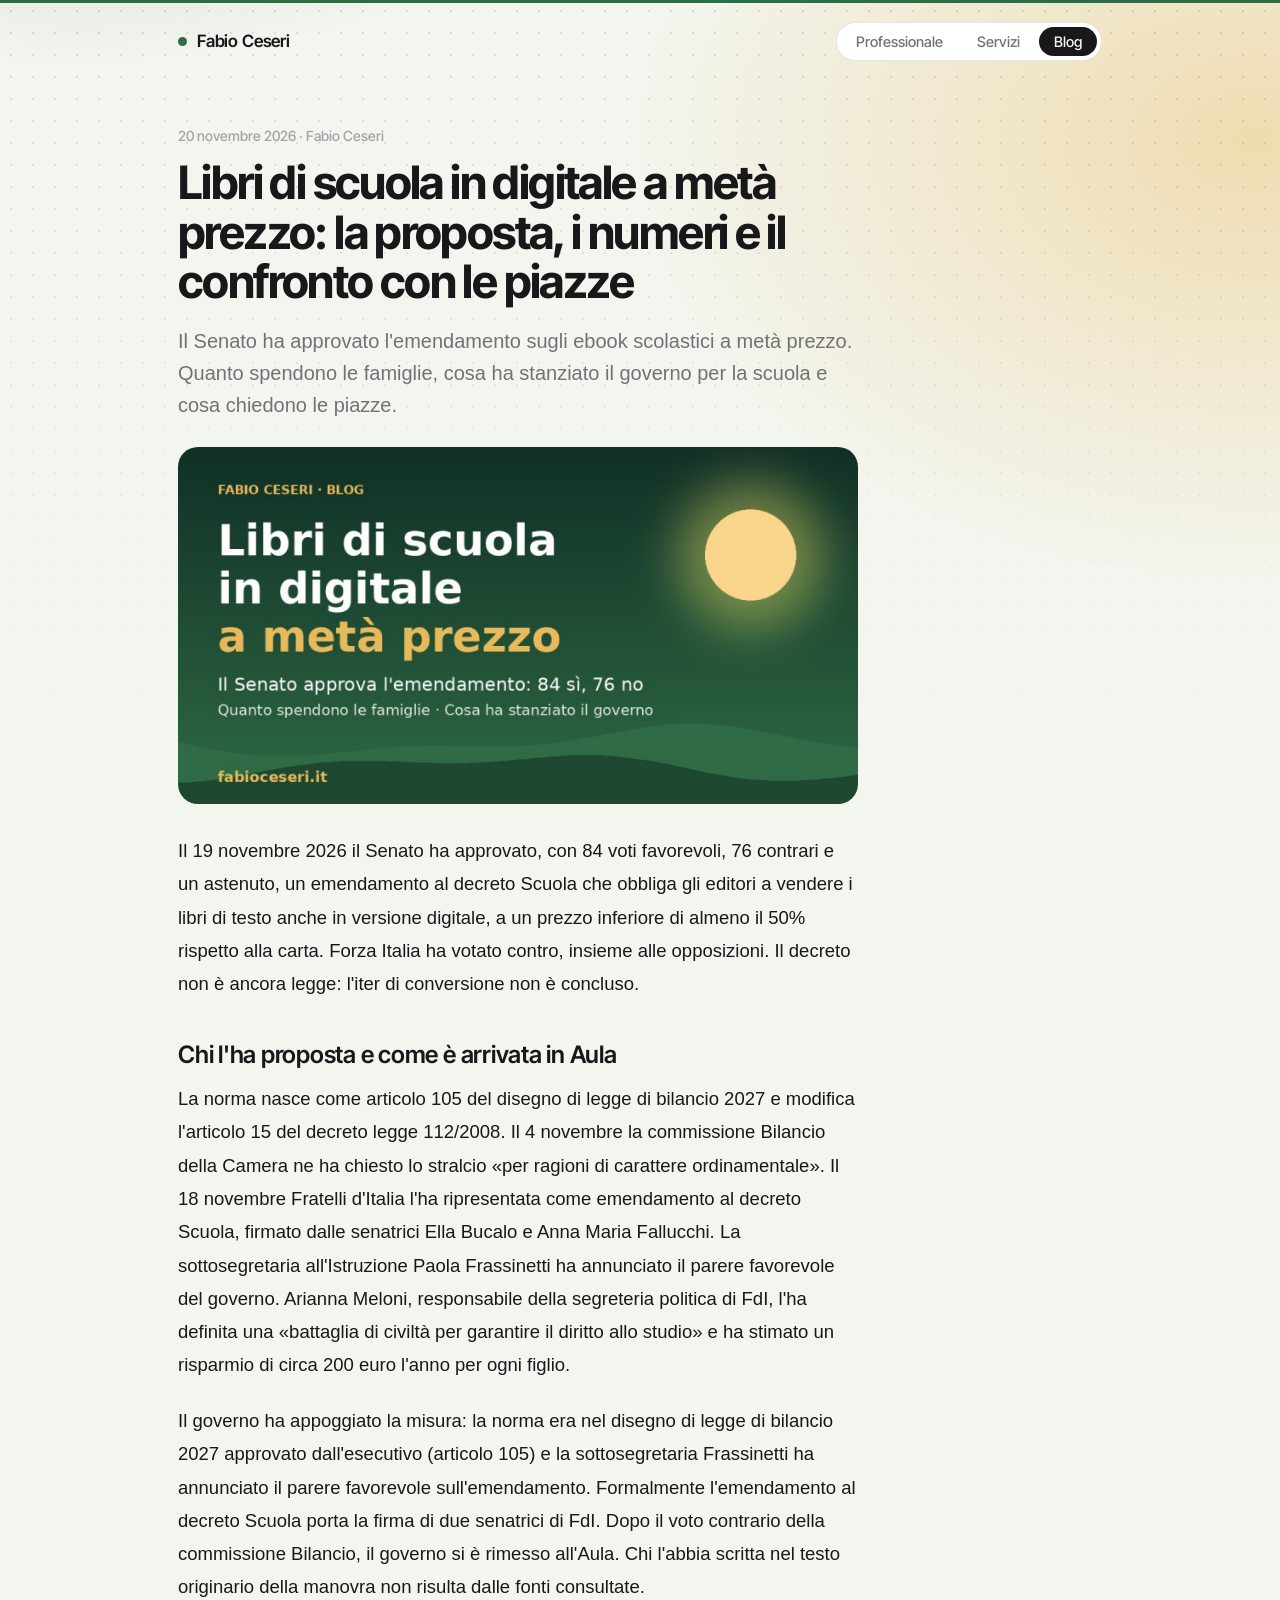
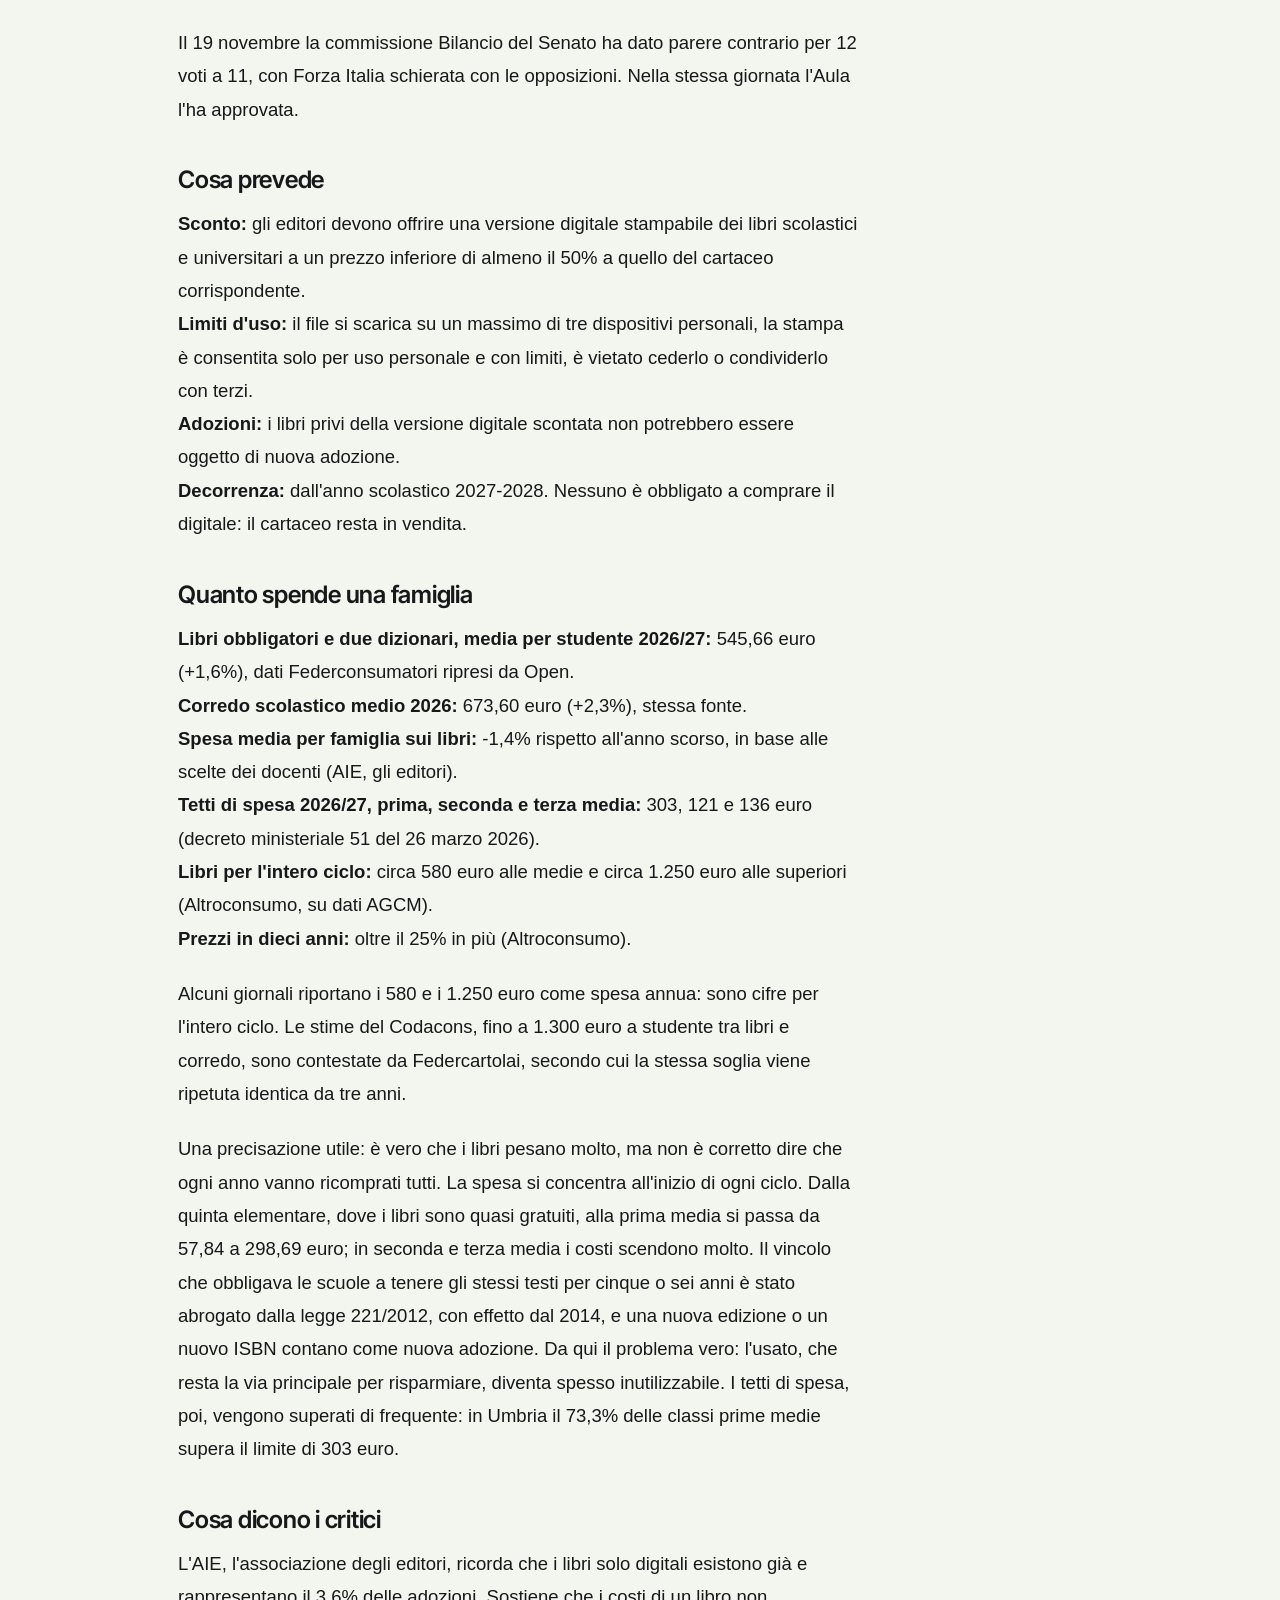
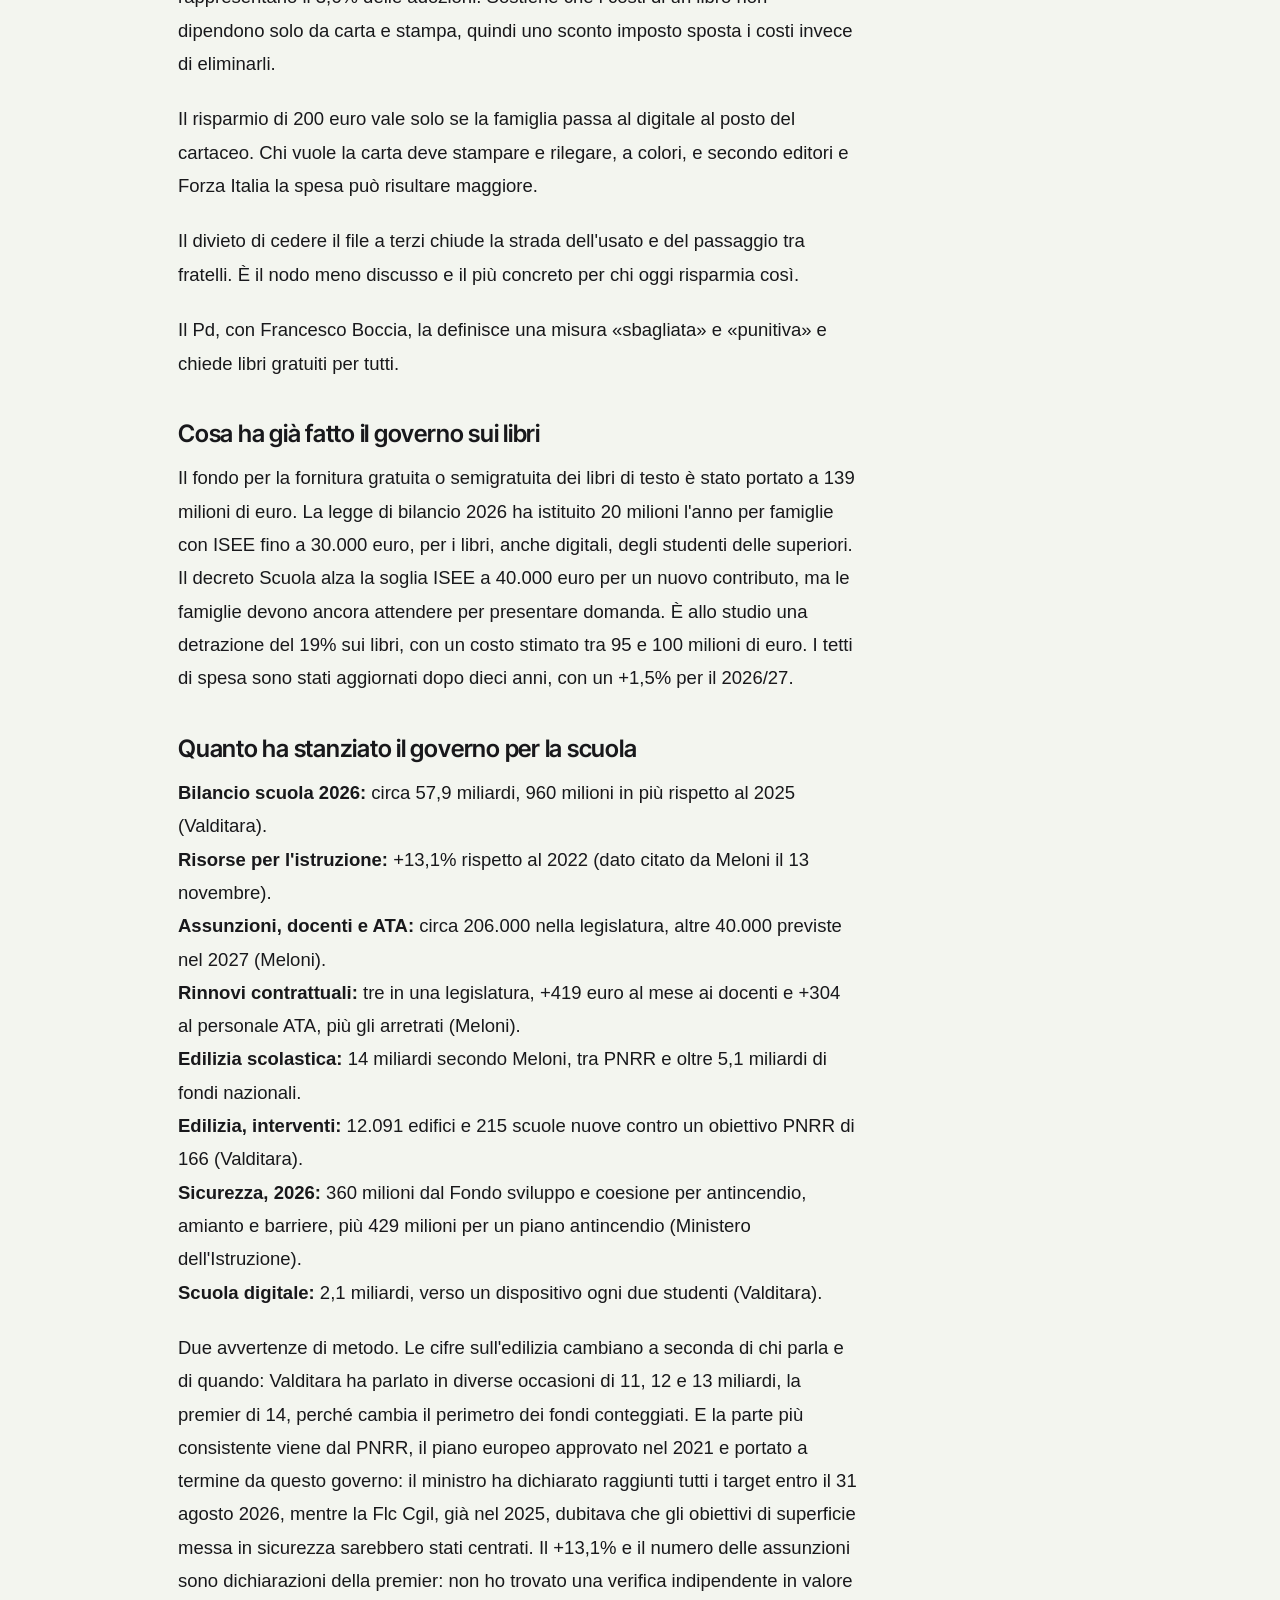
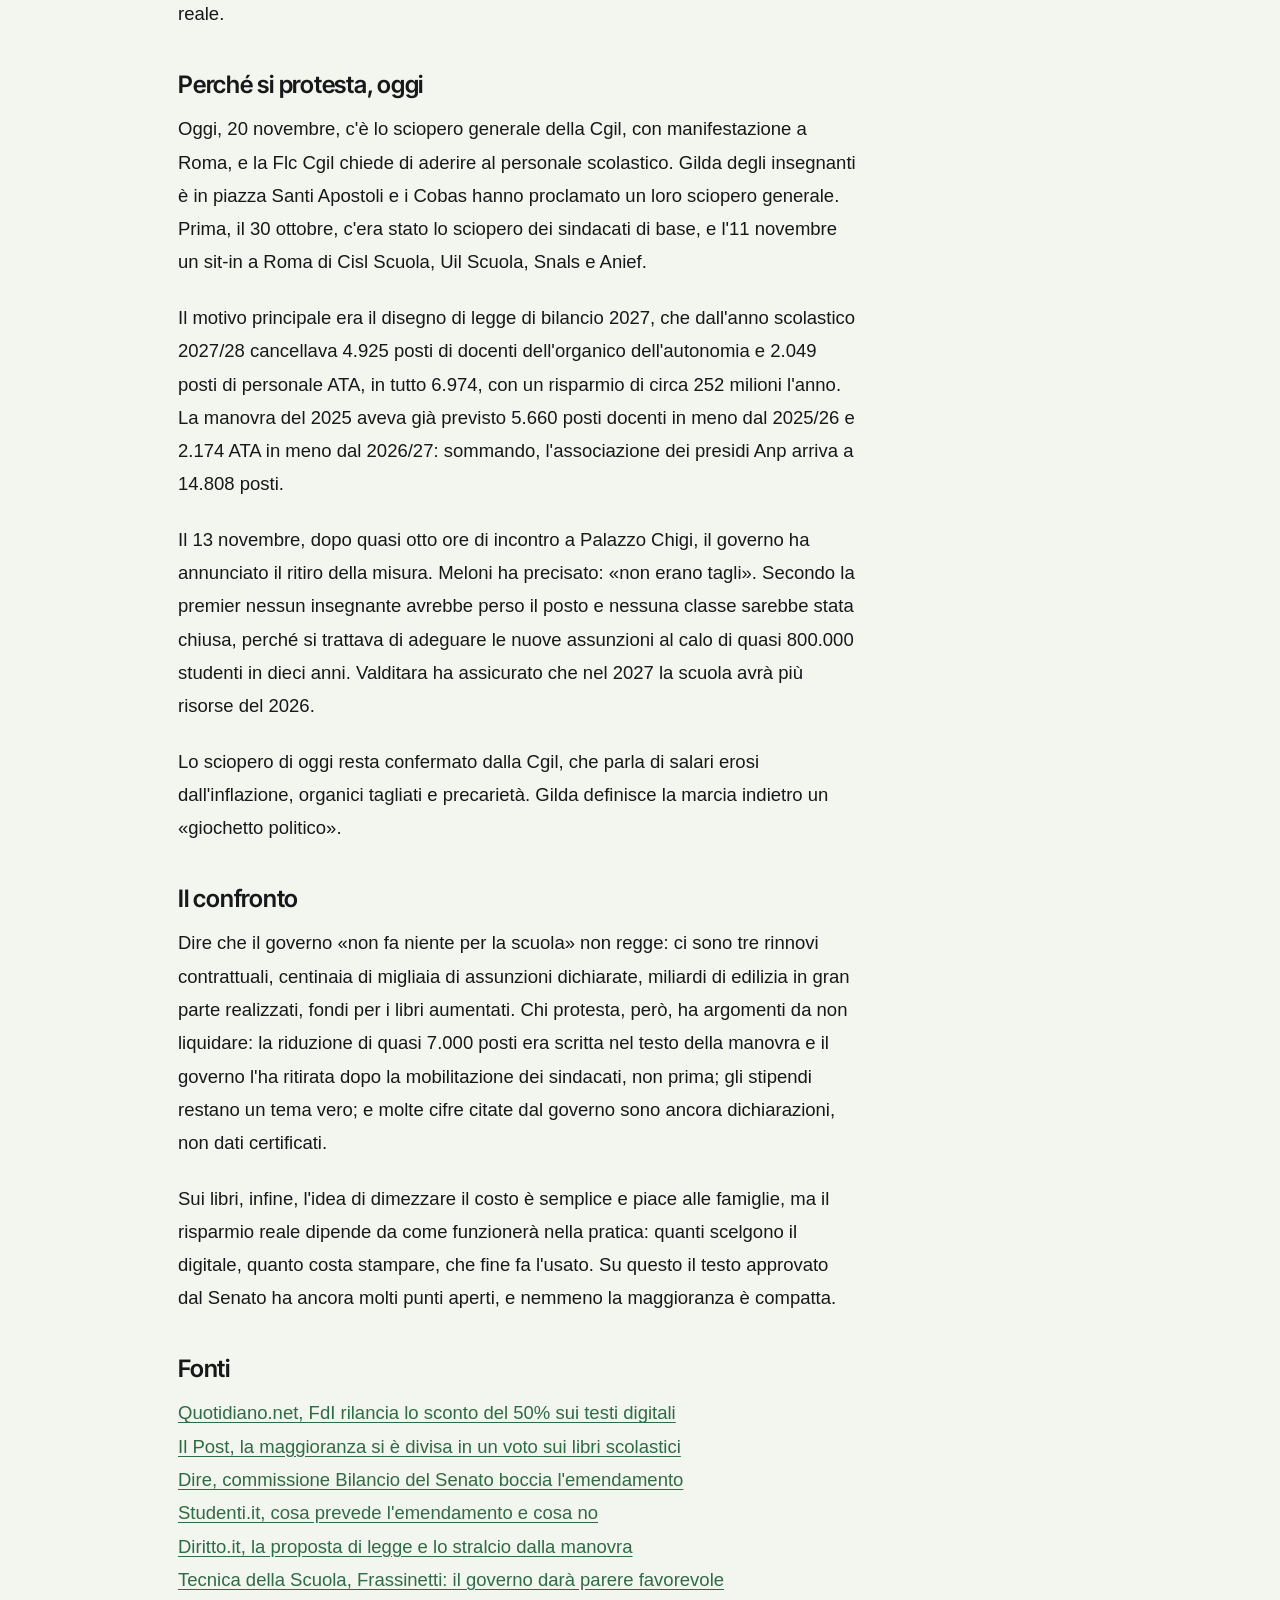
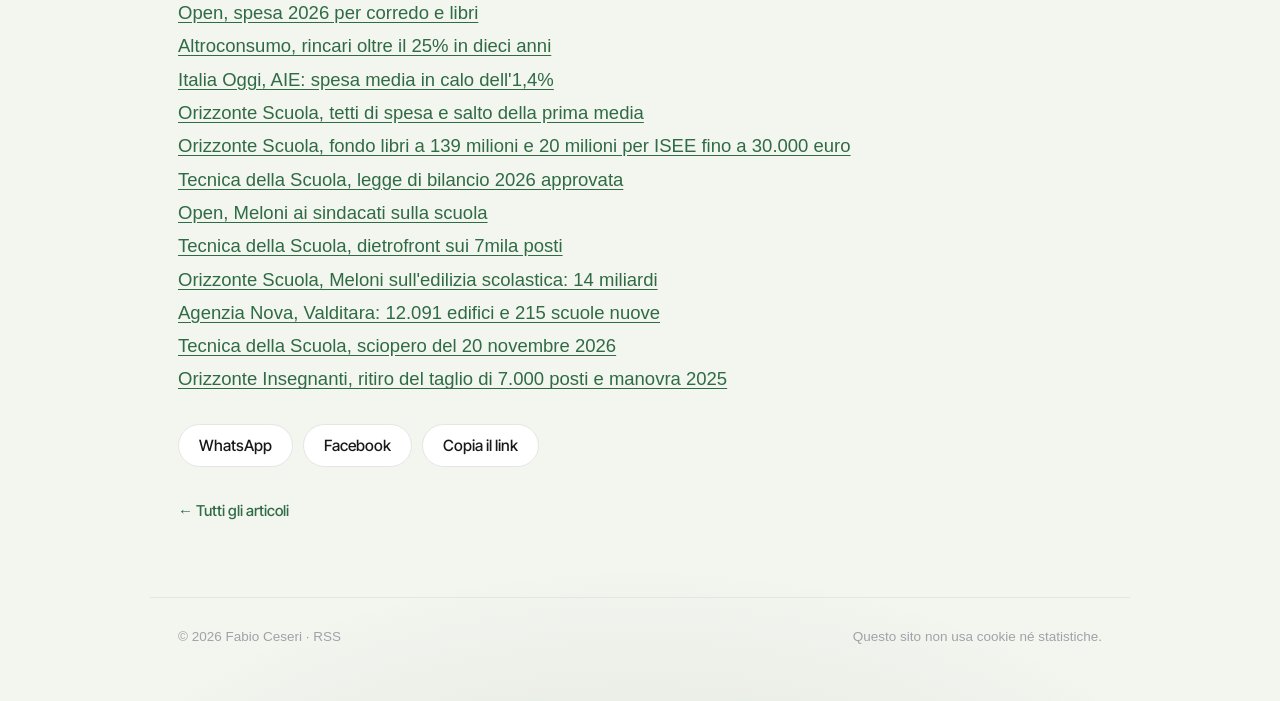
<file: blog/2026-11-20-libri-di-scuola-in-digitale-a-meta-prezzo-la-proposta-i-numeri-e-il-co/index.html>
<!doctype html>
<html lang="it">
<head>
<meta charset="utf-8">
<meta name="viewport" content="width=device-width,initial-scale=1">
<title>Libri di scuola in digitale a metà prezzo: la proposta, i numeri e il confronto con le piazze · Fabio Ceseri</title>
<meta name="description" content="Il Senato ha approvato l&#x27;emendamento sugli ebook scolastici a metà prezzo. Quanto spendono le famiglie, cosa ha stanziato il governo per la scuola e cosa chiedono le piazze.">
<link rel="canonical" href="https://fabioceseri.it/blog/2026-11-20-libri-di-scuola-in-digitale-a-meta-prezzo-la-proposta-i-numeri-e-il-co/">
<meta name="theme-color" content="#2f6b45">
<link rel="icon" type="image/png" sizes="32x32" href="../../img/icona-32.png">
<link rel="apple-touch-icon" href="../../img/icona-180.png">
<link rel="alternate" type="application/rss+xml" title="Fabio Ceseri – Blog" href="https://fabioceseri.it/blog/feed.xml">
<meta property="og:type" content="article">
<meta property="og:locale" content="it_IT">
<meta property="og:site_name" content="Fabio Ceseri">
<meta property="og:title" content="Libri di scuola in digitale a metà prezzo: la proposta, i numeri e il confronto con le piazze · Fabio Ceseri">
<meta property="og:description" content="Il Senato ha approvato l&#x27;emendamento sugli ebook scolastici a metà prezzo. Quanto spendono le famiglie, cosa ha stanziato il governo per la scuola e cosa chiedono le piazze.">
<meta property="og:url" content="https://fabioceseri.it/blog/2026-11-20-libri-di-scuola-in-digitale-a-meta-prezzo-la-proposta-i-numeri-e-il-co/">
<meta property="og:image" content="https://fabioceseri.it/blog/foto/2026-11-20-libri-di-scuola-in-digitale-a-meta-prezzo-la-proposta-i-numeri-e-il-co.jpg">
<meta name="twitter:card" content="summary_large_image">
<link rel="stylesheet" href="../../style.css?v=ad18165e">
</head>
<body class="professionale blog">
<div class="filo" aria-hidden="true"></div>
<header class="top"><div class="wrap">
  <a class="firma" href="../../">Fabio Ceseri</a>
  <nav class="pagine" aria-label="Pagine">
    <a href="../../">Professionale</a>
    <a href="../../#servizi">Servizi</a>
    <a href="../../blog/" aria-current="page">Blog</a>
  </nav>
</div></header>
<main class="wrap">
<article class="articolo">
<p class="art-meta">20 novembre 2026 · Fabio Ceseri</p>
<h1 class="art-titolo">Libri di scuola in digitale a metà prezzo: la proposta, i numeri e il confronto con le piazze</h1>
<p class="art-sommario">Il Senato ha approvato l&#x27;emendamento sugli ebook scolastici a metà prezzo. Quanto spendono le famiglie, cosa ha stanziato il governo per la scuola e cosa chiedono le piazze.</p>
<figure class="art-foto"><img src="../foto/2026-11-20-libri-di-scuola-in-digitale-a-meta-prezzo-la-proposta-i-numeri-e-il-co.jpg" alt="Libri di scuola in digitale a metà prezzo: la proposta, i numeri e il confronto con le piazze"></figure>
<div class="art-testo">
<p>Il 19 novembre 2026 il Senato ha approvato, con 84 voti favorevoli, 76 contrari e un astenuto, un emendamento al decreto Scuola che obbliga gli editori a vendere i libri di testo anche in versione digitale, a un prezzo inferiore di almeno il 50% rispetto alla carta. Forza Italia ha votato contro, insieme alle opposizioni. Il decreto non è ancora legge: l&#x27;iter di conversione non è concluso.</p>
<h2>Chi l&#x27;ha proposta e come è arrivata in Aula</h2>
<p>La norma nasce come articolo 105 del disegno di legge di bilancio 2027 e modifica l&#x27;articolo 15 del decreto legge 112/2008. Il 4 novembre la commissione Bilancio della Camera ne ha chiesto lo stralcio «per ragioni di carattere ordinamentale». Il 18 novembre Fratelli d&#x27;Italia l&#x27;ha ripresentata come emendamento al decreto Scuola, firmato dalle senatrici Ella Bucalo e Anna Maria Fallucchi. La sottosegretaria all&#x27;Istruzione Paola Frassinetti ha annunciato il parere favorevole del governo. Arianna Meloni, responsabile della segreteria politica di FdI, l&#x27;ha definita una «battaglia di civiltà per garantire il diritto allo studio» e ha stimato un risparmio di circa 200 euro l&#x27;anno per ogni figlio.</p>
<p>Il governo ha appoggiato la misura: la norma era nel disegno di legge di bilancio 2027 approvato dall&#x27;esecutivo (articolo 105) e la sottosegretaria Frassinetti ha annunciato il parere favorevole sull&#x27;emendamento. Formalmente l&#x27;emendamento al decreto Scuola porta la firma di due senatrici di FdI. Dopo il voto contrario della commissione Bilancio, il governo si è rimesso all&#x27;Aula. Chi l&#x27;abbia scritta nel testo originario della manovra non risulta dalle fonti consultate.</p>
<p>Il 19 novembre la commissione Bilancio del Senato ha dato parere contrario per 12 voti a 11, con Forza Italia schierata con le opposizioni. Nella stessa giornata l&#x27;Aula l&#x27;ha approvata.</p>
<h2>Cosa prevede</h2>
<p><strong>Sconto:</strong> gli editori devono offrire una versione digitale stampabile dei libri scolastici e universitari a un prezzo inferiore di almeno il 50% a quello del cartaceo corrispondente.<br><strong>Limiti d&#x27;uso:</strong> il file si scarica su un massimo di tre dispositivi personali, la stampa è consentita solo per uso personale e con limiti, è vietato cederlo o condividerlo con terzi.<br><strong>Adozioni:</strong> i libri privi della versione digitale scontata non potrebbero essere oggetto di nuova adozione.<br><strong>Decorrenza:</strong> dall&#x27;anno scolastico 2027-2028. Nessuno è obbligato a comprare il digitale: il cartaceo resta in vendita.</p>
<h2>Quanto spende una famiglia</h2>
<p><strong>Libri obbligatori e due dizionari, media per studente 2026/27:</strong> 545,66 euro (+1,6%), dati Federconsumatori ripresi da Open.<br><strong>Corredo scolastico medio 2026:</strong> 673,60 euro (+2,3%), stessa fonte.<br><strong>Spesa media per famiglia sui libri:</strong> -1,4% rispetto all&#x27;anno scorso, in base alle scelte dei docenti (AIE, gli editori).<br><strong>Tetti di spesa 2026/27, prima, seconda e terza media:</strong> 303, 121 e 136 euro (decreto ministeriale 51 del 26 marzo 2026).<br><strong>Libri per l&#x27;intero ciclo:</strong> circa 580 euro alle medie e circa 1.250 euro alle superiori (Altroconsumo, su dati AGCM).<br><strong>Prezzi in dieci anni:</strong> oltre il 25% in più (Altroconsumo).</p>
<p>Alcuni giornali riportano i 580 e i 1.250 euro come spesa annua: sono cifre per l&#x27;intero ciclo. Le stime del Codacons, fino a 1.300 euro a studente tra libri e corredo, sono contestate da Federcartolai, secondo cui la stessa soglia viene ripetuta identica da tre anni.</p>
<p>Una precisazione utile: è vero che i libri pesano molto, ma non è corretto dire che ogni anno vanno ricomprati tutti. La spesa si concentra all&#x27;inizio di ogni ciclo. Dalla quinta elementare, dove i libri sono quasi gratuiti, alla prima media si passa da 57,84 a 298,69 euro; in seconda e terza media i costi scendono molto. Il vincolo che obbligava le scuole a tenere gli stessi testi per cinque o sei anni è stato abrogato dalla legge 221/2012, con effetto dal 2014, e una nuova edizione o un nuovo ISBN contano come nuova adozione. Da qui il problema vero: l&#x27;usato, che resta la via principale per risparmiare, diventa spesso inutilizzabile. I tetti di spesa, poi, vengono superati di frequente: in Umbria il 73,3% delle classi prime medie supera il limite di 303 euro.</p>
<h2>Cosa dicono i critici</h2>
<p>L&#x27;AIE, l&#x27;associazione degli editori, ricorda che i libri solo digitali esistono già e rappresentano il 3,6% delle adozioni. Sostiene che i costi di un libro non dipendono solo da carta e stampa, quindi uno sconto imposto sposta i costi invece di eliminarli.</p>
<p>Il risparmio di 200 euro vale solo se la famiglia passa al digitale al posto del cartaceo. Chi vuole la carta deve stampare e rilegare, a colori, e secondo editori e Forza Italia la spesa può risultare maggiore.</p>
<p>Il divieto di cedere il file a terzi chiude la strada dell&#x27;usato e del passaggio tra fratelli. È il nodo meno discusso e il più concreto per chi oggi risparmia così.</p>
<p>Il Pd, con Francesco Boccia, la definisce una misura «sbagliata» e «punitiva» e chiede libri gratuiti per tutti.</p>
<h2>Cosa ha già fatto il governo sui libri</h2>
<p>Il fondo per la fornitura gratuita o semigratuita dei libri di testo è stato portato a 139 milioni di euro. La legge di bilancio 2026 ha istituito 20 milioni l&#x27;anno per famiglie con ISEE fino a 30.000 euro, per i libri, anche digitali, degli studenti delle superiori. Il decreto Scuola alza la soglia ISEE a 40.000 euro per un nuovo contributo, ma le famiglie devono ancora attendere per presentare domanda. È allo studio una detrazione del 19% sui libri, con un costo stimato tra 95 e 100 milioni di euro. I tetti di spesa sono stati aggiornati dopo dieci anni, con un +1,5% per il 2026/27.</p>
<h2>Quanto ha stanziato il governo per la scuola</h2>
<p><strong>Bilancio scuola 2026:</strong> circa 57,9 miliardi, 960 milioni in più rispetto al 2025 (Valditara).<br><strong>Risorse per l&#x27;istruzione:</strong> +13,1% rispetto al 2022 (dato citato da Meloni il 13 novembre).<br><strong>Assunzioni, docenti e ATA:</strong> circa 206.000 nella legislatura, altre 40.000 previste nel 2027 (Meloni).<br><strong>Rinnovi contrattuali:</strong> tre in una legislatura, +419 euro al mese ai docenti e +304 al personale ATA, più gli arretrati (Meloni).<br><strong>Edilizia scolastica:</strong> 14 miliardi secondo Meloni, tra PNRR e oltre 5,1 miliardi di fondi nazionali.<br><strong>Edilizia, interventi:</strong> 12.091 edifici e 215 scuole nuove contro un obiettivo PNRR di 166 (Valditara).<br><strong>Sicurezza, 2026:</strong> 360 milioni dal Fondo sviluppo e coesione per antincendio, amianto e barriere, più 429 milioni per un piano antincendio (Ministero dell&#x27;Istruzione).<br><strong>Scuola digitale:</strong> 2,1 miliardi, verso un dispositivo ogni due studenti (Valditara).</p>
<p>Due avvertenze di metodo. Le cifre sull&#x27;edilizia cambiano a seconda di chi parla e di quando: Valditara ha parlato in diverse occasioni di 11, 12 e 13 miliardi, la premier di 14, perché cambia il perimetro dei fondi conteggiati. E la parte più consistente viene dal PNRR, il piano europeo approvato nel 2021 e portato a termine da questo governo: il ministro ha dichiarato raggiunti tutti i target entro il 31 agosto 2026, mentre la Flc Cgil, già nel 2025, dubitava che gli obiettivi di superficie messa in sicurezza sarebbero stati centrati. Il +13,1% e il numero delle assunzioni sono dichiarazioni della premier: non ho trovato una verifica indipendente in valore reale.</p>
<h2>Perché si protesta, oggi</h2>
<p>Oggi, 20 novembre, c&#x27;è lo sciopero generale della Cgil, con manifestazione a Roma, e la Flc Cgil chiede di aderire al personale scolastico. Gilda degli insegnanti è in piazza Santi Apostoli e i Cobas hanno proclamato un loro sciopero generale. Prima, il 30 ottobre, c&#x27;era stato lo sciopero dei sindacati di base, e l&#x27;11 novembre un sit-in a Roma di Cisl Scuola, Uil Scuola, Snals e Anief.</p>
<p>Il motivo principale era il disegno di legge di bilancio 2027, che dall&#x27;anno scolastico 2027/28 cancellava 4.925 posti di docenti dell&#x27;organico dell&#x27;autonomia e 2.049 posti di personale ATA, in tutto 6.974, con un risparmio di circa 252 milioni l&#x27;anno. La manovra del 2025 aveva già previsto 5.660 posti docenti in meno dal 2025/26 e 2.174 ATA in meno dal 2026/27: sommando, l&#x27;associazione dei presidi Anp arriva a 14.808 posti.</p>
<p>Il 13 novembre, dopo quasi otto ore di incontro a Palazzo Chigi, il governo ha annunciato il ritiro della misura. Meloni ha precisato: «non erano tagli». Secondo la premier nessun insegnante avrebbe perso il posto e nessuna classe sarebbe stata chiusa, perché si trattava di adeguare le nuove assunzioni al calo di quasi 800.000 studenti in dieci anni. Valditara ha assicurato che nel 2027 la scuola avrà più risorse del 2026.</p>
<p>Lo sciopero di oggi resta confermato dalla Cgil, che parla di salari erosi dall&#x27;inflazione, organici tagliati e precarietà. Gilda definisce la marcia indietro un «giochetto politico».</p>
<h2>Il confronto</h2>
<p>Dire che il governo «non fa niente per la scuola» non regge: ci sono tre rinnovi contrattuali, centinaia di migliaia di assunzioni dichiarate, miliardi di edilizia in gran parte realizzati, fondi per i libri aumentati. Chi protesta, però, ha argomenti da non liquidare: la riduzione di quasi 7.000 posti era scritta nel testo della manovra e il governo l&#x27;ha ritirata dopo la mobilitazione dei sindacati, non prima; gli stipendi restano un tema vero; e molte cifre citate dal governo sono ancora dichiarazioni, non dati certificati.</p>
<p>Sui libri, infine, l&#x27;idea di dimezzare il costo è semplice e piace alle famiglie, ma il risparmio reale dipende da come funzionerà nella pratica: quanti scelgono il digitale, quanto costa stampare, che fine fa l&#x27;usato. Su questo il testo approvato dal Senato ha ancora molti punti aperti, e nemmeno la maggioranza è compatta.</p>
<h2>Fonti</h2>
<p><a href="https://www.quotidiano.net/politica/fdi-rilancia-sconto-50-testi-digitali-c644e7ce" target="_blank" rel="noopener">Quotidiano.net, FdI rilancia lo sconto del 50% sui testi digitali</a><br><a href="https://www.ilpost.it/2026/11/19/governo-maggioranza-decreto-scuola-libri-digitali-senato/" target="_blank" rel="noopener">Il Post, la maggioranza si è divisa in un voto sui libri scolastici</a><br><a href="https://www.dire.it/19-11-2026/1291000-dl-scuola-governo-sotto-in-senato-forza-italia-e-opposizioni-bocciano-lemendamento-sui-libri-digitali/" target="_blank" rel="noopener">Dire, commissione Bilancio del Senato boccia l&#x27;emendamento</a><br><a href="https://www.studenti.it/libri-digitali-50-per-cento-cosa-prevede-emendamento-e-cosa-no.html" target="_blank" rel="noopener">Studenti.it, cosa prevede l&#x27;emendamento e cosa no</a><br><a href="https://www.diritto.it/?p=252896" target="_blank" rel="noopener">Diritto.it, la proposta di legge e lo stralcio dalla manovra</a><br><a href="https://www.tecnicadellascuola.it/libri-digitali-norma-stralciata-in-manovra-ricompare-nel-dl-scuola-frassinetti-il-governo-dara-parere-favorevole" target="_blank" rel="noopener">Tecnica della Scuola, Frassinetti: il governo darà parere favorevole</a><br><a href="https://www.open.online/2026/09/02/caro-scuola-2026-corredo-libri-costi-famiglie/" target="_blank" rel="noopener">Open, spesa 2026 per corredo e libri</a><br><a href="https://www.altroconsumo.it/vita-privata-famiglia/mamme-e-bimbi/news/caro-libri-scolastici" target="_blank" rel="noopener">Altroconsumo, rincari oltre il 25% in dieci anni</a><br><a href="https://www.italiaoggi.it/settori/scuola/scuola-quanto-costano-i-libri-scolastici-alle-famiglie-aie-servono-detrazioni-e-aiuti-kv9m2igv" target="_blank" rel="noopener">Italia Oggi, AIE: spesa media in calo dell&#x27;1,4%</a><br><a href="https://www.orizzontescuola.it/libri-di-testo-bolletta-da-300-euro-per-le-famiglie-in-seconda-media-il-tetto-di-spesa-vola-del-20/" target="_blank" rel="noopener">Orizzonte Scuola, tetti di spesa e salto della prima media</a><br><a href="https://www.orizzontescuola.it/libri-di-testo-valditara-fondo-incrementato-a-139-milioni-nuovo-stanziamento-20-milioni-annui-per-famiglie-con-isee-fino-a-30-000-euro/" target="_blank" rel="noopener">Orizzonte Scuola, fondo libri a 139 milioni e 20 milioni per ISEE fino a 30.000 euro</a><br><a href="https://www.tecnicadellascuola.it/legge-di-bilancio-2026-approvata-camera" target="_blank" rel="noopener">Tecnica della Scuola, legge di bilancio 2026 approvata</a><br><a href="https://www.open.online/2026/11/13/manovra-meloni-vs-sindacati-tagli-scuola-risposta-video/" target="_blank" rel="noopener">Open, Meloni ai sindacati sulla scuola</a><br><a href="https://www.tecnicadellascuola.it/manovra-2027-dietrofront-del-governo-sui-7mila-posti-cancellati-alla-scuola-ma-per-meloni-non-si-trattava-di-tagli-per-listruzione-abbiamo-fatto-piu-di-altri" target="_blank" rel="noopener">Tecnica della Scuola, dietrofront sui 7mila posti</a><br><a href="https://www.orizzontescuola.it/climatizzatori-e-pompe-di-calore-nelle-scuole-il-premier-risorse-a-partire-dal-2028-nessuno-dovrebbe-studiare-al-freddo-dinverno-o-a-35-gradi-a-giugno/" target="_blank" rel="noopener">Orizzonte Scuola, Meloni sull&#x27;edilizia scolastica: 14 miliardi</a><br><a href="https://www.agenzianova.com/news/valditara-un-miliardo-in-piu-per-la-messa-in-sicurezza-delle-scuole/" target="_blank" rel="noopener">Agenzia Nova, Valditara: 12.091 edifici e 215 scuole nuove</a><br><a href="https://www.tecnicadellascuola.it/sciopero-20-novembre-2026-per-cosa" target="_blank" rel="noopener">Tecnica della Scuola, sciopero del 20 novembre 2026</a><br><a href="https://orizzonteinsegnanti.it/scuola-governo-ritira-il-taglio-di-7000-posti-di-lavoro/" target="_blank" rel="noopener">Orizzonte Insegnanti, ritiro del taglio di 7.000 posti e manovra 2025</a></p>
</div>

<p class="contatti art-condividi"><a href="https://wa.me/?text=Libri%20di%20scuola%20in%20digitale%20a%20met%C3%A0%20prezzo%3A%20la%20proposta%2C%20i%20numeri%20e%20il%20confronto%20con%20le%20piazze%20https%3A%2F%2Ffabioceseri.it%2Fblog%2F2026-11-20-libri-di-scuola-in-digitale-a-meta-prezzo-la-proposta-i-numeri-e-il-co%2F" target="_blank" rel="noopener">WhatsApp</a><a href="https://www.facebook.com/sharer/sharer.php?u=https%3A%2F%2Ffabioceseri.it%2Fblog%2F2026-11-20-libri-di-scuola-in-digitale-a-meta-prezzo-la-proposta-i-numeri-e-il-co%2F" target="_blank" rel="noopener">Facebook</a><a href="#" onclick="navigator.clipboard&&navigator.clipboard.writeText('https://fabioceseri.it/blog/2026-11-20-libri-di-scuola-in-digitale-a-meta-prezzo-la-proposta-i-numeri-e-il-co/').then(()=>this.textContent='Link copiato');return false">Copia il link</a></p>
<p><a class="art-indietro" href="../">← Tutti gli articoli</a></p>
</article>
<script type="application/ld+json">{"@context": "https://schema.org", "@type": "BlogPosting", "headline": "Libri di scuola in digitale a metà prezzo: la proposta, i numeri e il confronto con le piazze", "datePublished": "2026-11-20T13:01:49", "author": {"@id": "https://fabioceseri.it/#fabio", "name": "Fabio Ceseri"}, "mainEntityOfPage": "https://fabioceseri.it/blog/2026-11-20-libri-di-scuola-in-digitale-a-meta-prezzo-la-proposta-i-numeri-e-il-co/", "image": "https://fabioceseri.it/blog/foto/2026-11-20-libri-di-scuola-in-digitale-a-meta-prezzo-la-proposta-i-numeri-e-il-co.jpg", "inLanguage": "it"}</script>
</main>
<footer><div class="wrap">
  <p>© 2026 Fabio Ceseri · <a href="../../blog/feed.xml">RSS</a></p>
  <p>Questo sito non usa cookie né statistiche.</p>
</div></footer>
</body>
</html>
</file>
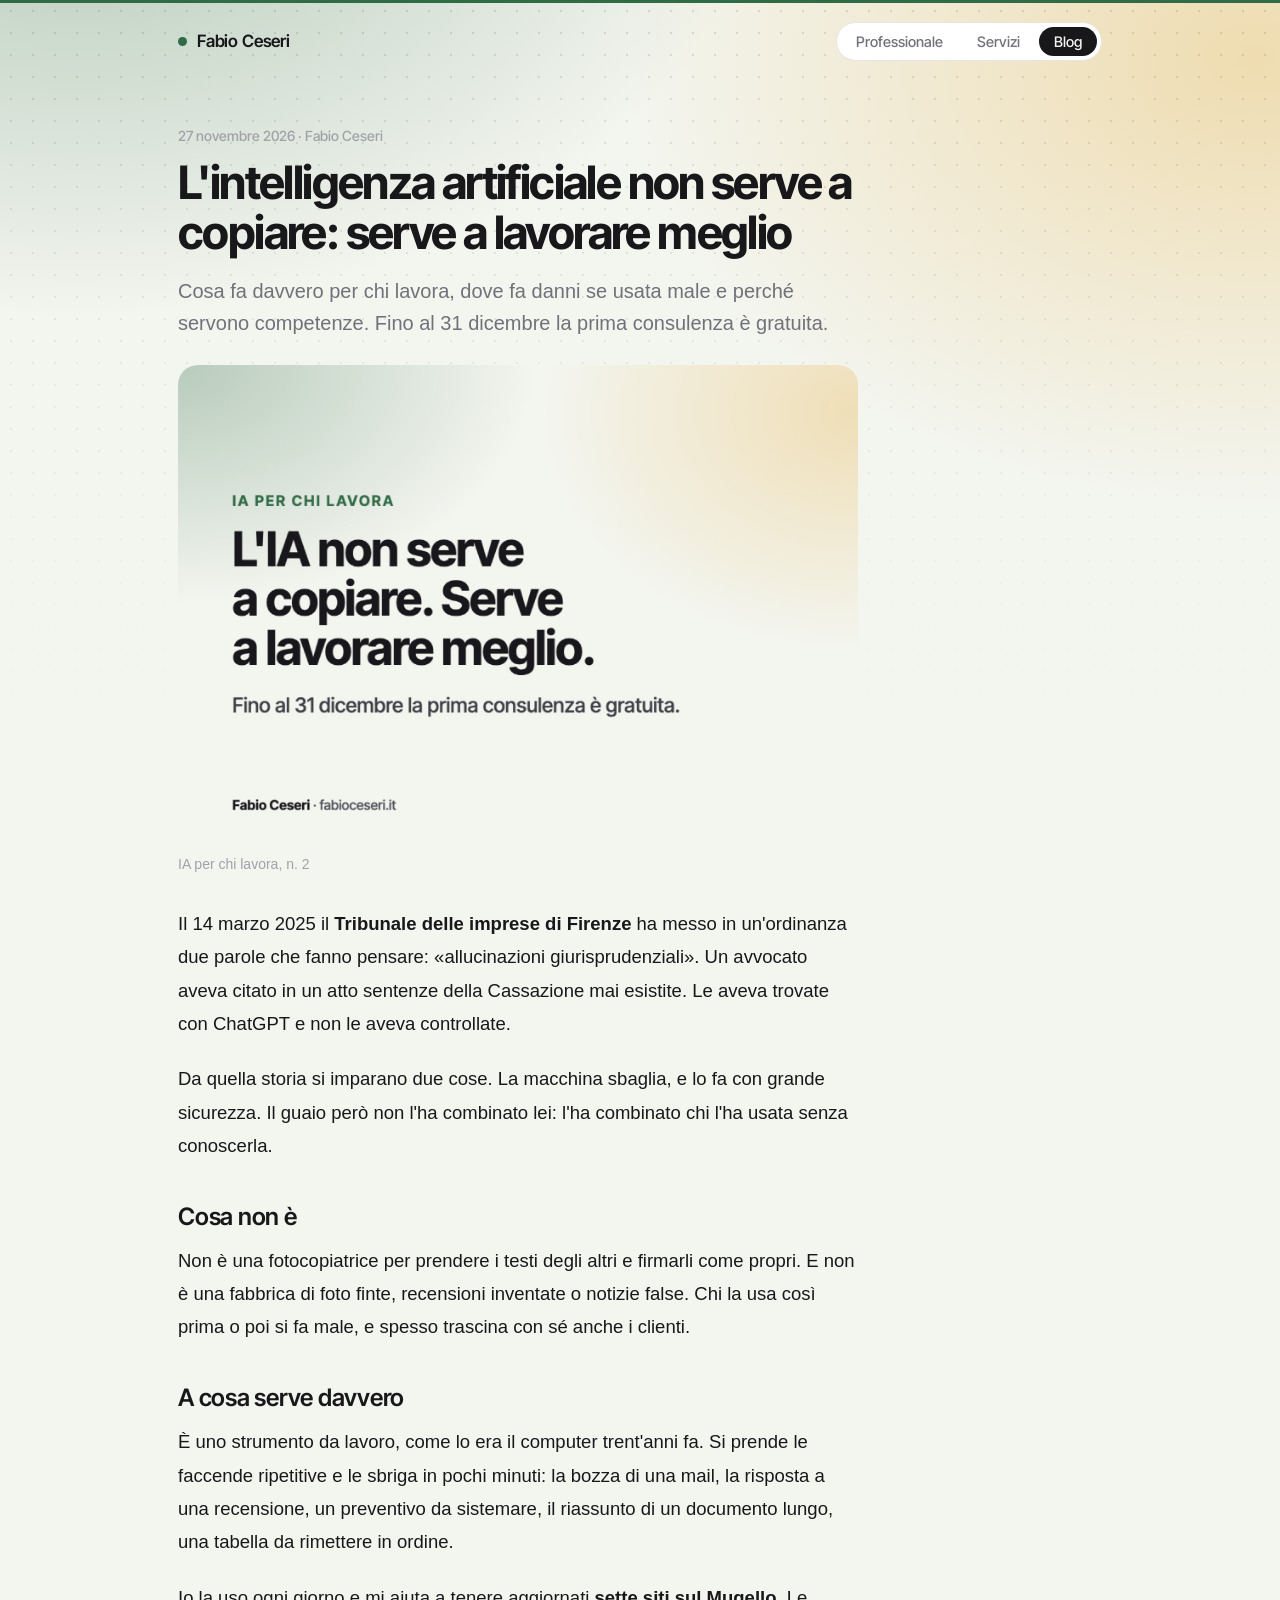
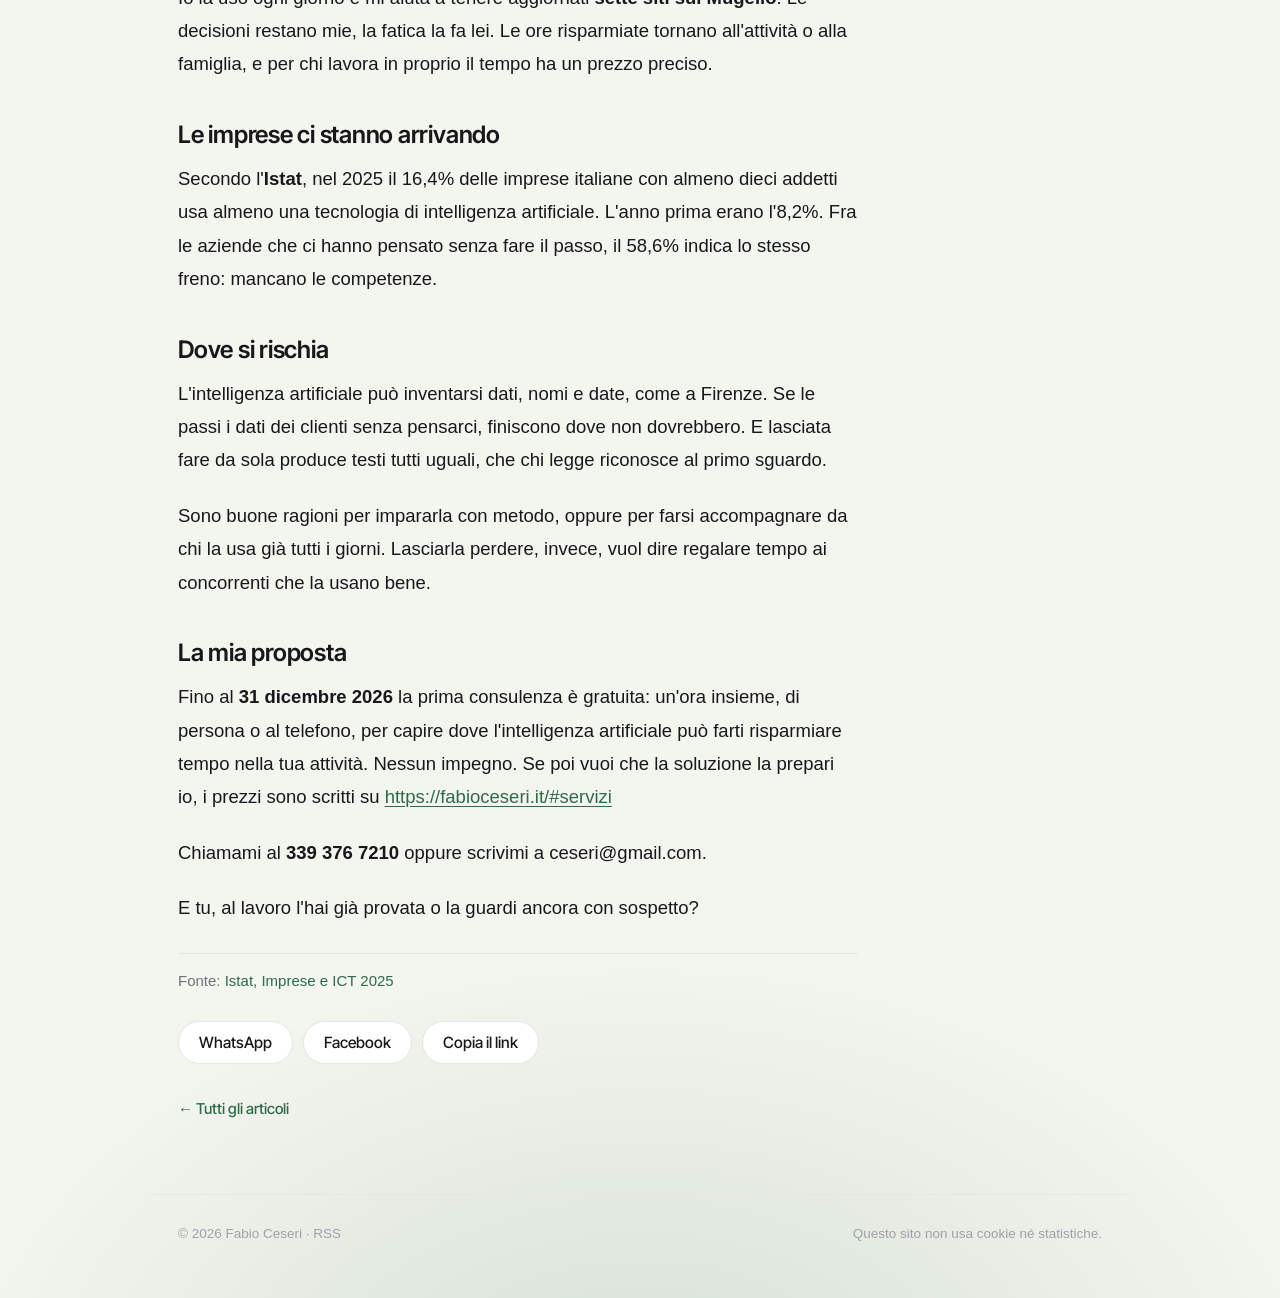
<file: blog/intelligenza-artificiale-non-serve-a-copiare-serve-a-lavorare-meglio/index.html>
<!doctype html>
<html lang="it">
<head>
<meta charset="utf-8">
<meta name="viewport" content="width=device-width,initial-scale=1">
<title>L&#x27;intelligenza artificiale non serve a copiare: serve a lavorare meglio · Fabio Ceseri</title>
<meta name="description" content="Cosa fa davvero per chi lavora, dove fa danni se usata male e perché servono competenze. Fino al 31 dicembre la prima consulenza è gratuita.">
<link rel="canonical" href="https://fabioceseri.it/blog/intelligenza-artificiale-non-serve-a-copiare-serve-a-lavorare-meglio/">
<meta name="theme-color" content="#2f6b45">
<link rel="icon" type="image/png" sizes="32x32" href="../../img/icona-32.png">
<link rel="apple-touch-icon" href="../../img/icona-180.png">
<link rel="alternate" type="application/rss+xml" title="Fabio Ceseri – Blog" href="https://fabioceseri.it/blog/feed.xml">
<meta property="og:type" content="article">
<meta property="og:locale" content="it_IT">
<meta property="og:site_name" content="Fabio Ceseri">
<meta property="og:title" content="L&#x27;intelligenza artificiale non serve a copiare: serve a lavorare meglio · Fabio Ceseri">
<meta property="og:description" content="Cosa fa davvero per chi lavora, dove fa danni se usata male e perché servono competenze. Fino al 31 dicembre la prima consulenza è gratuita.">
<meta property="og:url" content="https://fabioceseri.it/blog/intelligenza-artificiale-non-serve-a-copiare-serve-a-lavorare-meglio/">
<meta property="og:image" content="https://fabioceseri.it/blog/foto/ia-per-lavorare-meglio.jpg">
<meta name="twitter:card" content="summary_large_image">
<link rel="stylesheet" href="../../style.css?v=ad18165e">
</head>
<body class="professionale blog">
<div class="filo" aria-hidden="true"></div>
<header class="top"><div class="wrap">
  <a class="firma" href="../../">Fabio Ceseri</a>
  <nav class="pagine" aria-label="Pagine">
    <a href="../../">Professionale</a>
    <a href="../../#servizi">Servizi</a>
    <a href="../../blog/" aria-current="page">Blog</a>
  </nav>
</div></header>
<main class="wrap">
<article class="articolo">
<p class="art-meta">27 novembre 2026 · Fabio Ceseri</p>
<h1 class="art-titolo">L&#x27;intelligenza artificiale non serve a copiare: serve a lavorare meglio</h1>
<p class="art-sommario">Cosa fa davvero per chi lavora, dove fa danni se usata male e perché servono competenze. Fino al 31 dicembre la prima consulenza è gratuita.</p>
<figure class="art-foto"><img src="../foto/ia-per-lavorare-meglio.jpg" alt="IA per chi lavora, n. 2"><figcaption>IA per chi lavora, n. 2</figcaption></figure>
<div class="art-testo">
<p>Il 14 marzo 2025 il <strong>Tribunale delle imprese di Firenze</strong> ha messo in un&#x27;ordinanza due parole che fanno pensare: «allucinazioni giurisprudenziali». Un avvocato aveva citato in un atto sentenze della Cassazione mai esistite. Le aveva trovate con ChatGPT e non le aveva controllate.</p>
<p>Da quella storia si imparano due cose. La macchina sbaglia, e lo fa con grande sicurezza. Il guaio però non l&#x27;ha combinato lei: l&#x27;ha combinato chi l&#x27;ha usata senza conoscerla.</p>
<h2>Cosa non è</h2>
<p>Non è una fotocopiatrice per prendere i testi degli altri e firmarli come propri. E non è una fabbrica di foto finte, recensioni inventate o notizie false. Chi la usa così prima o poi si fa male, e spesso trascina con sé anche i clienti.</p>
<h2>A cosa serve davvero</h2>
<p>È uno strumento da lavoro, come lo era il computer trent&#x27;anni fa. Si prende le faccende ripetitive e le sbriga in pochi minuti: la bozza di una mail, la risposta a una recensione, un preventivo da sistemare, il riassunto di un documento lungo, una tabella da rimettere in ordine.</p>
<p>Io la uso ogni giorno e mi aiuta a tenere aggiornati <strong>sette siti sul Mugello</strong>. Le decisioni restano mie, la fatica la fa lei. Le ore risparmiate tornano all&#x27;attività o alla famiglia, e per chi lavora in proprio il tempo ha un prezzo preciso.</p>
<h2>Le imprese ci stanno arrivando</h2>
<p>Secondo l&#x27;<strong>Istat</strong>, nel 2025 il 16,4% delle imprese italiane con almeno dieci addetti usa almeno una tecnologia di intelligenza artificiale. L&#x27;anno prima erano l&#x27;8,2%. Fra le aziende che ci hanno pensato senza fare il passo, il 58,6% indica lo stesso freno: mancano le competenze.</p>
<h2>Dove si rischia</h2>
<p>L&#x27;intelligenza artificiale può inventarsi dati, nomi e date, come a Firenze. Se le passi i dati dei clienti senza pensarci, finiscono dove non dovrebbero. E lasciata fare da sola produce testi tutti uguali, che chi legge riconosce al primo sguardo.</p>
<p>Sono buone ragioni per impararla con metodo, oppure per farsi accompagnare da chi la usa già tutti i giorni. Lasciarla perdere, invece, vuol dire regalare tempo ai concorrenti che la usano bene.</p>
<h2>La mia proposta</h2>
<p>Fino al <strong>31 dicembre 2026</strong> la prima consulenza è gratuita: un&#x27;ora insieme, di persona o al telefono, per capire dove l&#x27;intelligenza artificiale può farti risparmiare tempo nella tua attività. Nessun impegno. Se poi vuoi che la soluzione la prepari io, i prezzi sono scritti su <a href="https://fabioceseri.it/#servizi" target="_blank" rel="noopener">https://fabioceseri.it/#servizi</a></p>
<p>Chiamami al <strong>339 376 7210</strong> oppure scrivimi a ceseri@gmail.com.</p>
<p>E tu, al lavoro l&#x27;hai già provata o la guardi ancora con sospetto?</p>
</div>
<p class="art-fonte">Fonte: <a href="https://www.istat.it/comunicato-stampa/imprese-e-ict-anno-2025/" target="_blank" rel="noopener">Istat, Imprese e ICT 2025</a></p>
<p class="contatti art-condividi"><a href="https://wa.me/?text=L%27intelligenza%20artificiale%20non%20serve%20a%20copiare%3A%20serve%20a%20lavorare%20meglio%20https%3A%2F%2Ffabioceseri.it%2Fblog%2Fintelligenza-artificiale-non-serve-a-copiare-serve-a-lavorare-meglio%2F" target="_blank" rel="noopener">WhatsApp</a><a href="https://www.facebook.com/sharer/sharer.php?u=https%3A%2F%2Ffabioceseri.it%2Fblog%2Fintelligenza-artificiale-non-serve-a-copiare-serve-a-lavorare-meglio%2F" target="_blank" rel="noopener">Facebook</a><a href="#" onclick="navigator.clipboard&&navigator.clipboard.writeText('https://fabioceseri.it/blog/intelligenza-artificiale-non-serve-a-copiare-serve-a-lavorare-meglio/').then(()=>this.textContent='Link copiato');return false">Copia il link</a></p>
<p><a class="art-indietro" href="../">← Tutti gli articoli</a></p>
</article>
<script type="application/ld+json">{"@context": "https://schema.org", "@type": "BlogPosting", "headline": "L'intelligenza artificiale non serve a copiare: serve a lavorare meglio", "datePublished": "2026-11-27T07:20:00", "author": {"@id": "https://fabioceseri.it/#fabio", "name": "Fabio Ceseri"}, "mainEntityOfPage": "https://fabioceseri.it/blog/intelligenza-artificiale-non-serve-a-copiare-serve-a-lavorare-meglio/", "image": "https://fabioceseri.it/blog/foto/ia-per-lavorare-meglio.jpg", "inLanguage": "it"}</script>
</main>
<footer><div class="wrap">
  <p>© 2026 Fabio Ceseri · <a href="../../blog/feed.xml">RSS</a></p>
  <p>Questo sito non usa cookie né statistiche.</p>
</div></footer>
</body>
</html>
</file>
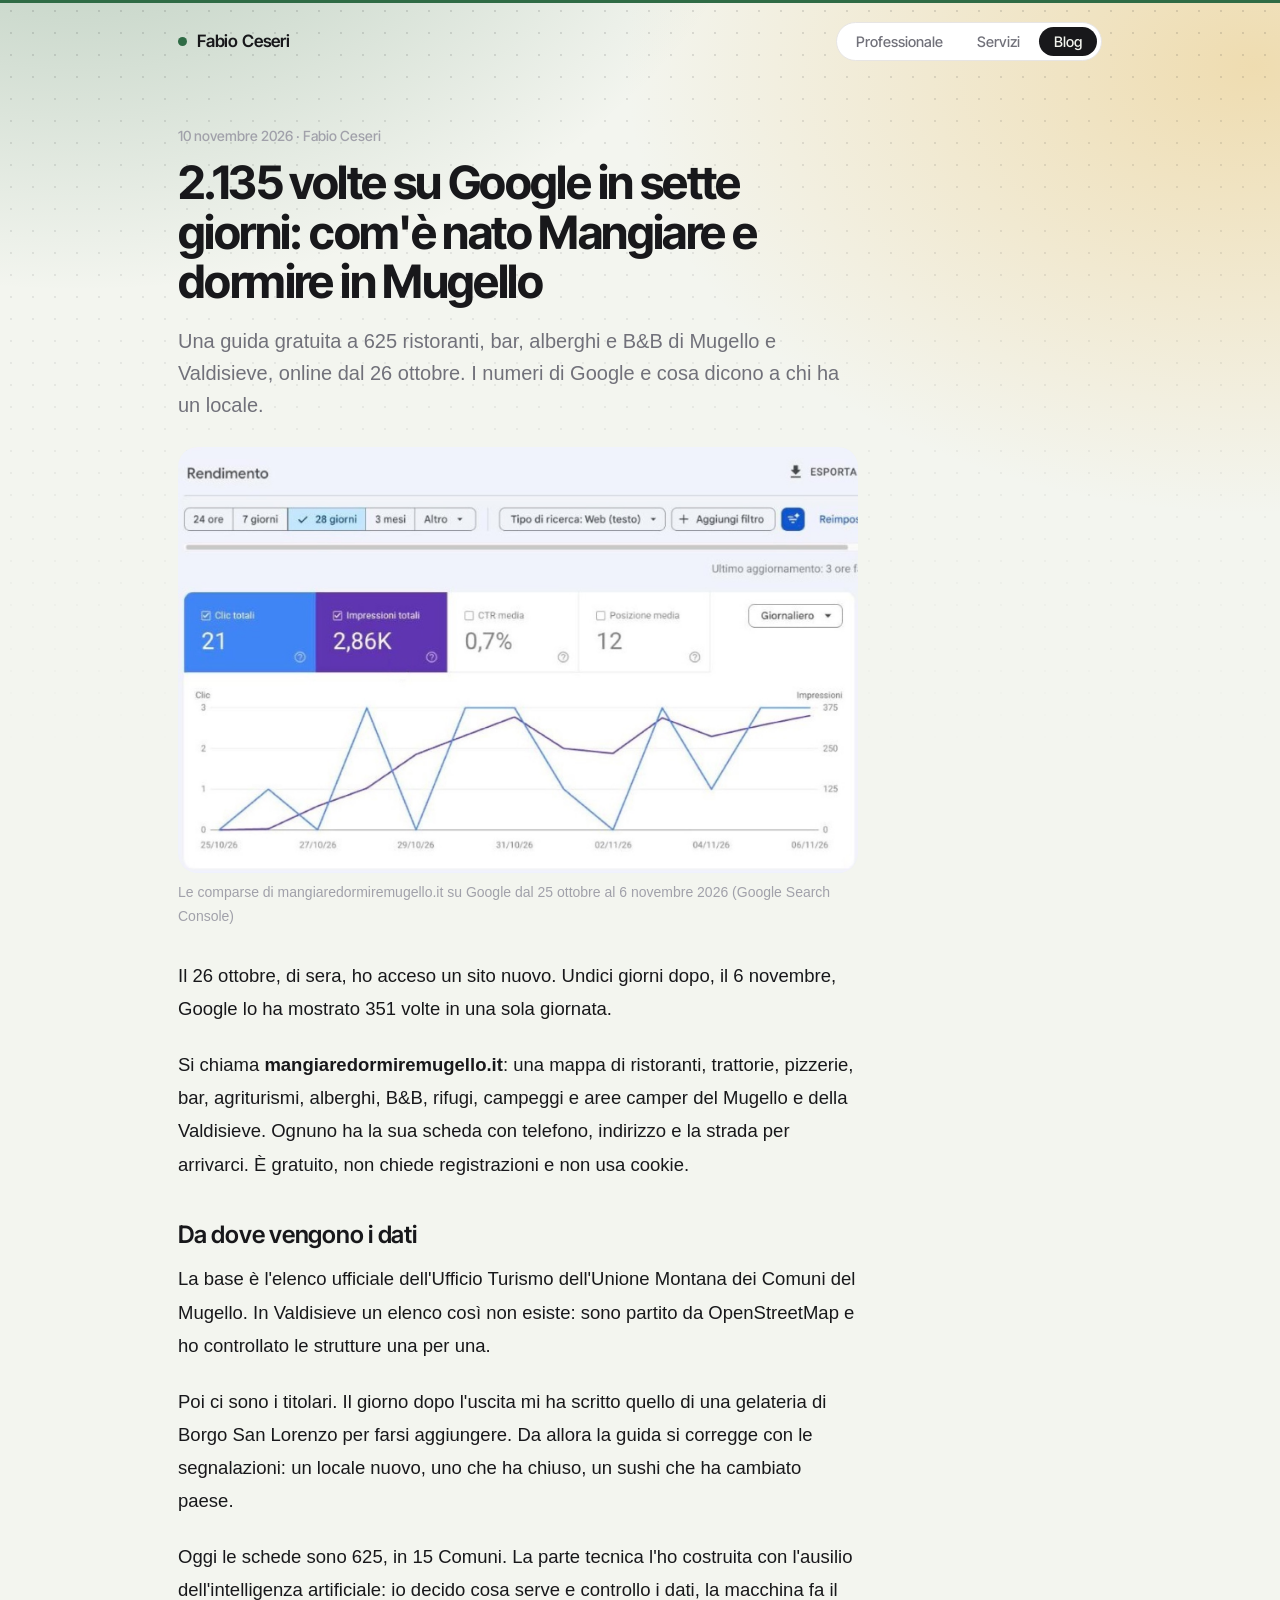
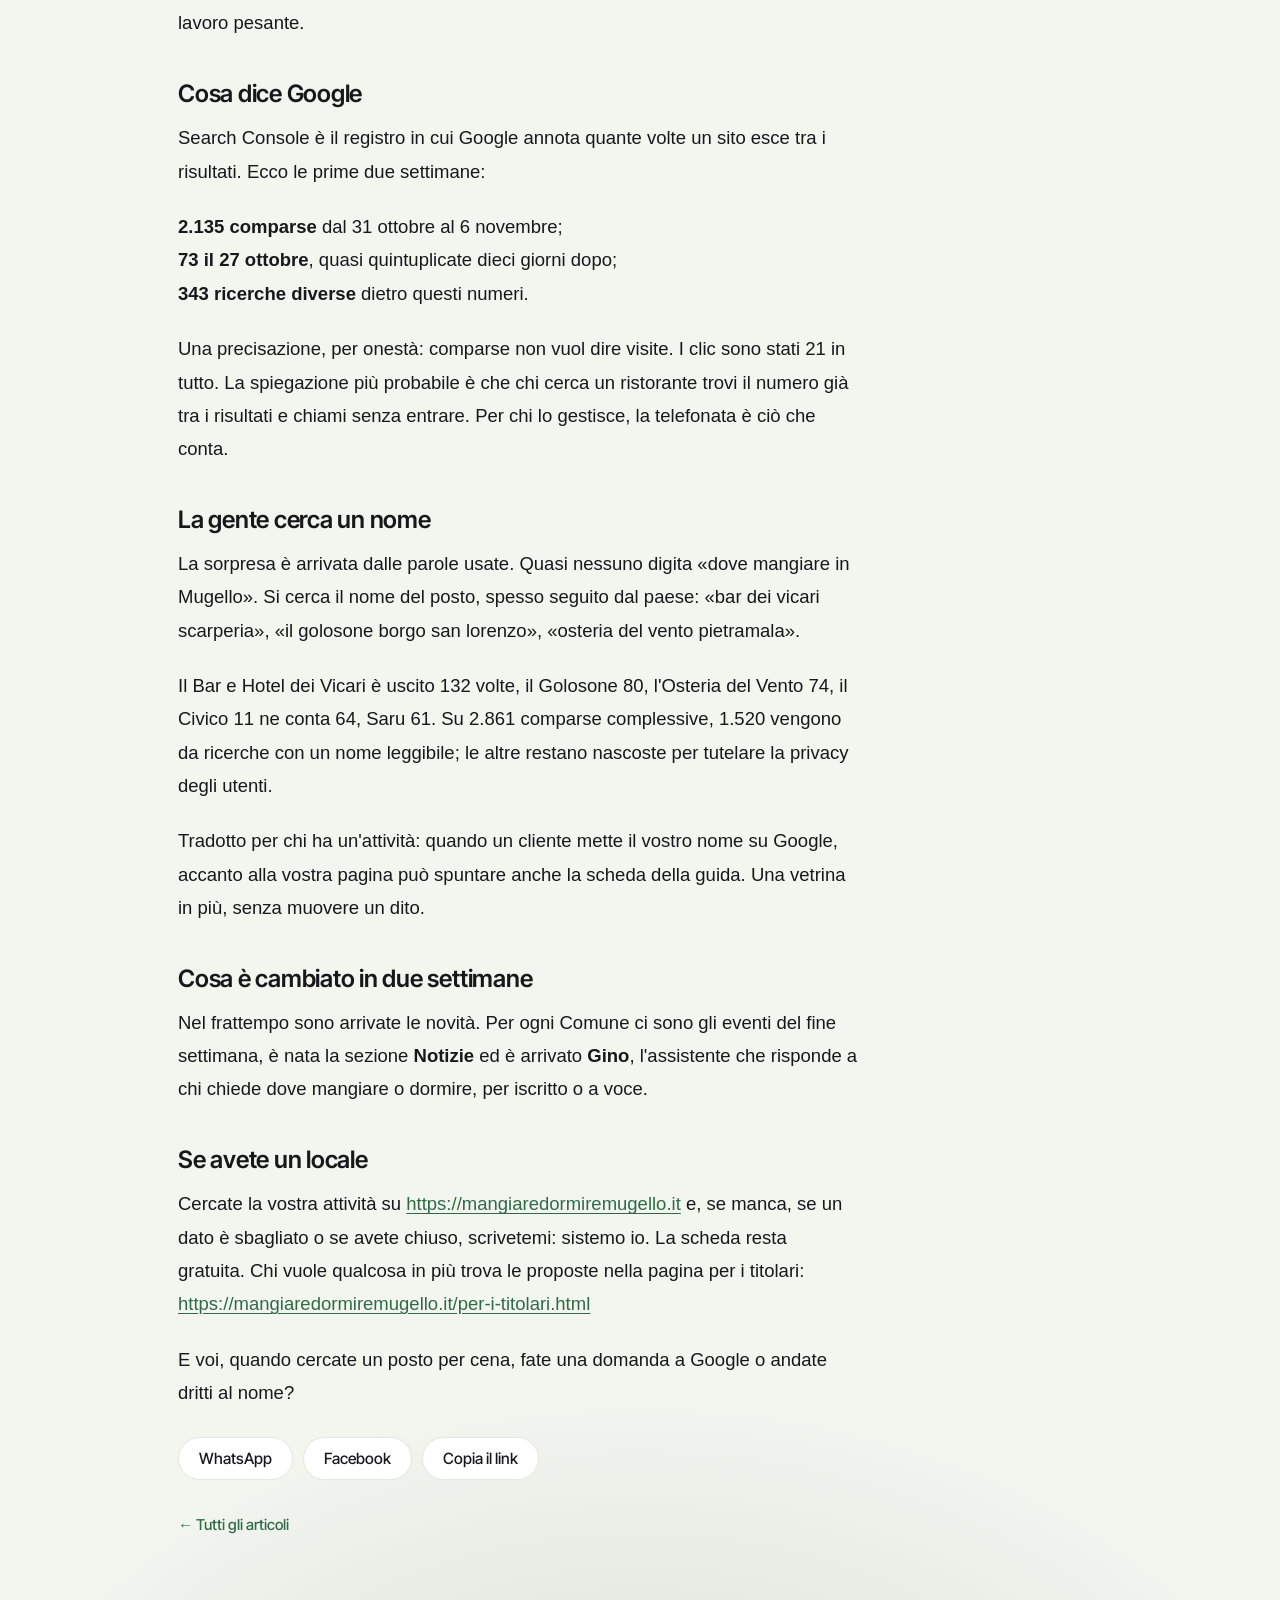
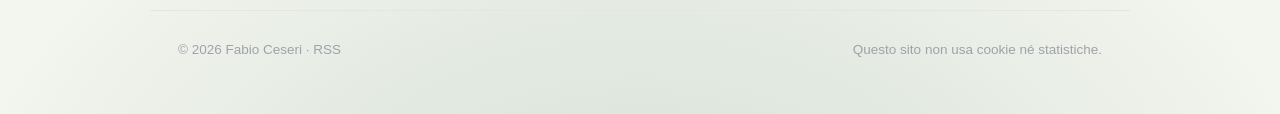
<file: blog/mangiare-e-dormire-in-mugello-2135-volte-su-google/index.html>
<!doctype html>
<html lang="it">
<head>
<meta charset="utf-8">
<meta name="viewport" content="width=device-width,initial-scale=1">
<title>2.135 volte su Google in sette giorni: com&#x27;è nato Mangiare e dormire in Mugello · Fabio Ceseri</title>
<meta name="description" content="Una guida gratuita a 625 ristoranti, bar, alberghi e B&amp;B di Mugello e Valdisieve, online dal 26 ottobre. I numeri di Google e cosa dicono a chi ha un locale.">
<link rel="canonical" href="https://fabioceseri.it/blog/mangiare-e-dormire-in-mugello-2135-volte-su-google/">
<meta name="theme-color" content="#2f6b45">
<link rel="icon" type="image/png" sizes="32x32" href="../../img/icona-32.png">
<link rel="apple-touch-icon" href="../../img/icona-180.png">
<link rel="alternate" type="application/rss+xml" title="Fabio Ceseri – Blog" href="https://fabioceseri.it/blog/feed.xml">
<meta property="og:type" content="article">
<meta property="og:locale" content="it_IT">
<meta property="og:site_name" content="Fabio Ceseri">
<meta property="og:title" content="2.135 volte su Google in sette giorni: com&#x27;è nato Mangiare e dormire in Mugello · Fabio Ceseri">
<meta property="og:description" content="Una guida gratuita a 625 ristoranti, bar, alberghi e B&amp;B di Mugello e Valdisieve, online dal 26 ottobre. I numeri di Google e cosa dicono a chi ha un locale.">
<meta property="og:url" content="https://fabioceseri.it/blog/mangiare-e-dormire-in-mugello-2135-volte-su-google/">
<meta property="og:image" content="https://fabioceseri.it/blog/foto/mangiare-dormire-google.jpg">
<meta name="twitter:card" content="summary_large_image">
<link rel="stylesheet" href="../../style.css?v=ad18165e">
</head>
<body class="professionale blog">
<div class="filo" aria-hidden="true"></div>
<header class="top"><div class="wrap">
  <a class="firma" href="../../">Fabio Ceseri</a>
  <nav class="pagine" aria-label="Pagine">
    <a href="../../">Professionale</a>
    <a href="../../#servizi">Servizi</a>
    <a href="../../blog/" aria-current="page">Blog</a>
  </nav>
</div></header>
<main class="wrap">
<article class="articolo">
<p class="art-meta">10 novembre 2026 · Fabio Ceseri</p>
<h1 class="art-titolo">2.135 volte su Google in sette giorni: com&#x27;è nato Mangiare e dormire in Mugello</h1>
<p class="art-sommario">Una guida gratuita a 625 ristoranti, bar, alberghi e B&amp;B di Mugello e Valdisieve, online dal 26 ottobre. I numeri di Google e cosa dicono a chi ha un locale.</p>
<figure class="art-foto"><img src="../foto/mangiare-dormire-google.jpg" alt="Le comparse di mangiaredormiremugello.it su Google dal 25 ottobre al 6 novembre 2026 (Google Search Console)"><figcaption>Le comparse di mangiaredormiremugello.it su Google dal 25 ottobre al 6 novembre 2026 (Google Search Console)</figcaption></figure>
<div class="art-testo">
<p>Il 26 ottobre, di sera, ho acceso un sito nuovo. Undici giorni dopo, il 6 novembre, Google lo ha mostrato 351 volte in una sola giornata.</p>
<p>Si chiama <strong>mangiaredormiremugello.it</strong>: una mappa di ristoranti, trattorie, pizzerie, bar, agriturismi, alberghi, B&amp;B, rifugi, campeggi e aree camper del Mugello e della Valdisieve. Ognuno ha la sua scheda con telefono, indirizzo e la strada per arrivarci. È gratuito, non chiede registrazioni e non usa cookie.</p>
<h2>Da dove vengono i dati</h2>
<p>La base è l&#x27;elenco ufficiale dell&#x27;Ufficio Turismo dell&#x27;Unione Montana dei Comuni del Mugello. In Valdisieve un elenco così non esiste: sono partito da OpenStreetMap e ho controllato le strutture una per una.</p>
<p>Poi ci sono i titolari. Il giorno dopo l&#x27;uscita mi ha scritto quello di una gelateria di Borgo San Lorenzo per farsi aggiungere. Da allora la guida si corregge con le segnalazioni: un locale nuovo, uno che ha chiuso, un sushi che ha cambiato paese.</p>
<p>Oggi le schede sono 625, in 15 Comuni. La parte tecnica l&#x27;ho costruita con l&#x27;ausilio dell&#x27;intelligenza artificiale: io decido cosa serve e controllo i dati, la macchina fa il lavoro pesante.</p>
<h2>Cosa dice Google</h2>
<p>Search Console è il registro in cui Google annota quante volte un sito esce tra i risultati. Ecco le prime due settimane:</p>
<p><strong>2.135 comparse</strong> dal 31 ottobre al 6 novembre;<br><strong>73 il 27 ottobre</strong>, quasi quintuplicate dieci giorni dopo;<br><strong>343 ricerche diverse</strong> dietro questi numeri.</p>
<p>Una precisazione, per onestà: comparse non vuol dire visite. I clic sono stati 21 in tutto. La spiegazione più probabile è che chi cerca un ristorante trovi il numero già tra i risultati e chiami senza entrare. Per chi lo gestisce, la telefonata è ciò che conta.</p>
<h2>La gente cerca un nome</h2>
<p>La sorpresa è arrivata dalle parole usate. Quasi nessuno digita «dove mangiare in Mugello». Si cerca il nome del posto, spesso seguito dal paese: «bar dei vicari scarperia», «il golosone borgo san lorenzo», «osteria del vento pietramala».</p>
<p>Il Bar e Hotel dei Vicari è uscito 132 volte, il Golosone 80, l&#x27;Osteria del Vento 74, il Civico 11 ne conta 64, Saru 61. Su 2.861 comparse complessive, 1.520 vengono da ricerche con un nome leggibile; le altre restano nascoste per tutelare la privacy degli utenti.</p>
<p>Tradotto per chi ha un&#x27;attività: quando un cliente mette il vostro nome su Google, accanto alla vostra pagina può spuntare anche la scheda della guida. Una vetrina in più, senza muovere un dito.</p>
<h2>Cosa è cambiato in due settimane</h2>
<p>Nel frattempo sono arrivate le novità. Per ogni Comune ci sono gli eventi del fine settimana, è nata la sezione <strong>Notizie</strong> ed è arrivato <strong>Gino</strong>, l&#x27;assistente che risponde a chi chiede dove mangiare o dormire, per iscritto o a voce.</p>
<h2>Se avete un locale</h2>
<p>Cercate la vostra attività su <a href="https://mangiaredormiremugello.it" target="_blank" rel="noopener">https://mangiaredormiremugello.it</a> e, se manca, se un dato è sbagliato o se avete chiuso, scrivetemi: sistemo io. La scheda resta gratuita. Chi vuole qualcosa in più trova le proposte nella pagina per i titolari: <a href="https://mangiaredormiremugello.it/per-i-titolari.html" target="_blank" rel="noopener">https://mangiaredormiremugello.it/per-i-titolari.html</a></p>
<p>E voi, quando cercate un posto per cena, fate una domanda a Google o andate dritti al nome?</p>
</div>

<p class="contatti art-condividi"><a href="https://wa.me/?text=2.135%20volte%20su%20Google%20in%20sette%20giorni%3A%20com%27%C3%A8%20nato%20Mangiare%20e%20dormire%20in%20Mugello%20https%3A%2F%2Ffabioceseri.it%2Fblog%2Fmangiare-e-dormire-in-mugello-2135-volte-su-google%2F" target="_blank" rel="noopener">WhatsApp</a><a href="https://www.facebook.com/sharer/sharer.php?u=https%3A%2F%2Ffabioceseri.it%2Fblog%2Fmangiare-e-dormire-in-mugello-2135-volte-su-google%2F" target="_blank" rel="noopener">Facebook</a><a href="#" onclick="navigator.clipboard&&navigator.clipboard.writeText('https://fabioceseri.it/blog/mangiare-e-dormire-in-mugello-2135-volte-su-google/').then(()=>this.textContent='Link copiato');return false">Copia il link</a></p>
<p><a class="art-indietro" href="../">← Tutti gli articoli</a></p>
</article>
<script type="application/ld+json">{"@context": "https://schema.org", "@type": "BlogPosting", "headline": "2.135 volte su Google in sette giorni: com'è nato Mangiare e dormire in Mugello", "datePublished": "2026-11-10T18:27:30", "author": {"@id": "https://fabioceseri.it/#fabio", "name": "Fabio Ceseri"}, "mainEntityOfPage": "https://fabioceseri.it/blog/mangiare-e-dormire-in-mugello-2135-volte-su-google/", "image": "https://fabioceseri.it/blog/foto/mangiare-dormire-google.jpg", "inLanguage": "it"}</script>
</main>
<footer><div class="wrap">
  <p>© 2026 Fabio Ceseri · <a href="../../blog/feed.xml">RSS</a></p>
  <p>Questo sito non usa cookie né statistiche.</p>
</div></footer>
</body>
</html>
</file>
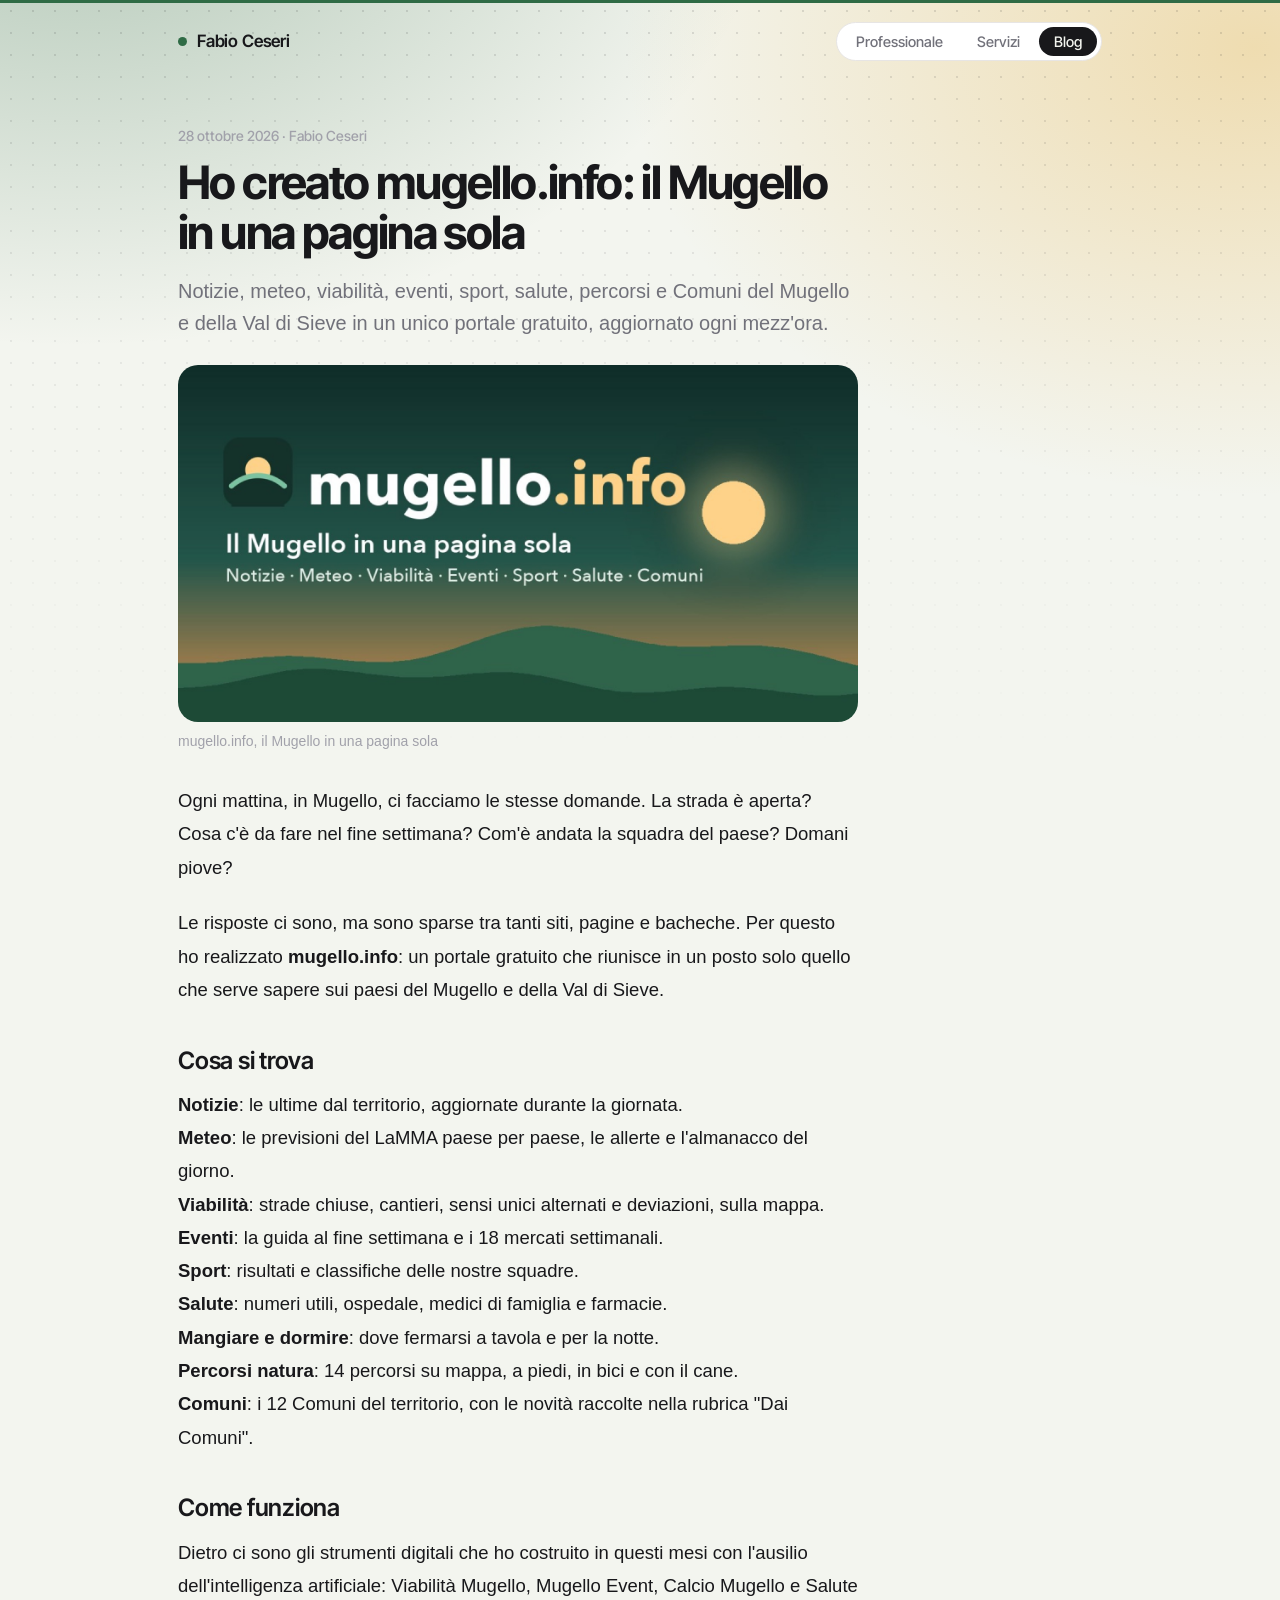
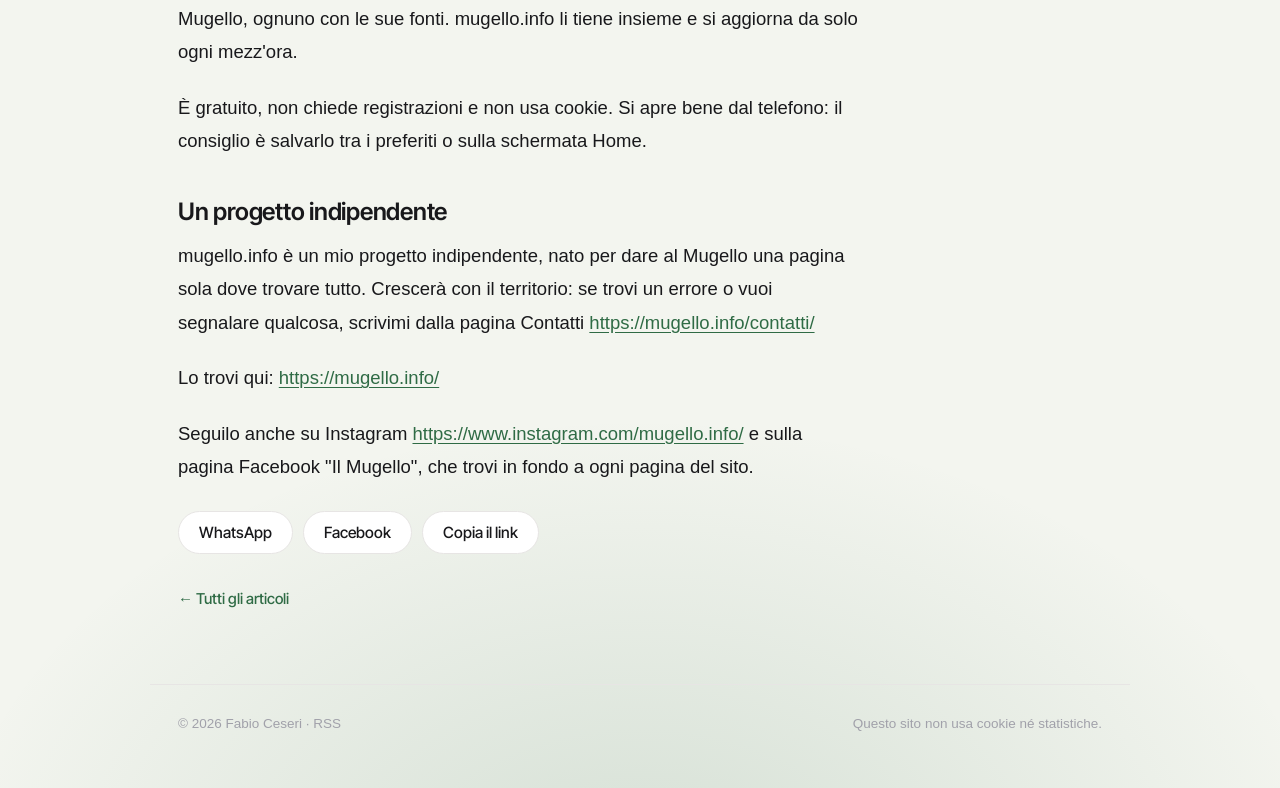
<file: blog/mugello-info-il-mugello-in-una-pagina-sola/index.html>
<!doctype html>
<html lang="it">
<head>
<meta charset="utf-8">
<meta name="viewport" content="width=device-width,initial-scale=1">
<title>Ho creato mugello.info: il Mugello in una pagina sola · Fabio Ceseri</title>
<meta name="description" content="Notizie, meteo, viabilità, eventi, sport, salute, percorsi e Comuni del Mugello e della Val di Sieve in un unico portale gratuito, aggiornato ogni mezz&#x27;ora.">
<link rel="canonical" href="https://fabioceseri.it/blog/mugello-info-il-mugello-in-una-pagina-sola/">
<meta name="theme-color" content="#2f6b45">
<link rel="icon" type="image/png" sizes="32x32" href="../../img/icona-32.png">
<link rel="apple-touch-icon" href="../../img/icona-180.png">
<link rel="alternate" type="application/rss+xml" title="Fabio Ceseri – Blog" href="https://fabioceseri.it/blog/feed.xml">
<meta property="og:type" content="article">
<meta property="og:locale" content="it_IT">
<meta property="og:site_name" content="Fabio Ceseri">
<meta property="og:title" content="Ho creato mugello.info: il Mugello in una pagina sola · Fabio Ceseri">
<meta property="og:description" content="Notizie, meteo, viabilità, eventi, sport, salute, percorsi e Comuni del Mugello e della Val di Sieve in un unico portale gratuito, aggiornato ogni mezz&#x27;ora.">
<meta property="og:url" content="https://fabioceseri.it/blog/mugello-info-il-mugello-in-una-pagina-sola/">
<meta property="og:image" content="https://fabioceseri.it/blog/foto/mugello-info.jpg">
<meta name="twitter:card" content="summary_large_image">
<link rel="stylesheet" href="../../style.css?v=ad18165e">
</head>
<body class="professionale blog">
<div class="filo" aria-hidden="true"></div>
<header class="top"><div class="wrap">
  <a class="firma" href="../../">Fabio Ceseri</a>
  <nav class="pagine" aria-label="Pagine">
    <a href="../../">Professionale</a>
    <a href="../../#servizi">Servizi</a>
    <a href="../../blog/" aria-current="page">Blog</a>
  </nav>
</div></header>
<main class="wrap">
<article class="articolo">
<p class="art-meta">28 ottobre 2026 · Fabio Ceseri</p>
<h1 class="art-titolo">Ho creato mugello.info: il Mugello in una pagina sola</h1>
<p class="art-sommario">Notizie, meteo, viabilità, eventi, sport, salute, percorsi e Comuni del Mugello e della Val di Sieve in un unico portale gratuito, aggiornato ogni mezz&#x27;ora.</p>
<figure class="art-foto"><img src="../foto/mugello-info.jpg" alt="mugello.info, il Mugello in una pagina sola"><figcaption>mugello.info, il Mugello in una pagina sola</figcaption></figure>
<div class="art-testo">
<p>Ogni mattina, in Mugello, ci facciamo le stesse domande. La strada è aperta? Cosa c&#x27;è da fare nel fine settimana? Com&#x27;è andata la squadra del paese? Domani piove?</p>
<p>Le risposte ci sono, ma sono sparse tra tanti siti, pagine e bacheche. Per questo ho realizzato <strong>mugello.info</strong>: un portale gratuito che riunisce in un posto solo quello che serve sapere sui paesi del Mugello e della Val di Sieve.</p>
<h2>Cosa si trova</h2>
<p><strong>Notizie</strong>: le ultime dal territorio, aggiornate durante la giornata.<br><strong>Meteo</strong>: le previsioni del LaMMA paese per paese, le allerte e l&#x27;almanacco del giorno.<br><strong>Viabilità</strong>: strade chiuse, cantieri, sensi unici alternati e deviazioni, sulla mappa.<br><strong>Eventi</strong>: la guida al fine settimana e i 18 mercati settimanali.<br><strong>Sport</strong>: risultati e classifiche delle nostre squadre.<br><strong>Salute</strong>: numeri utili, ospedale, medici di famiglia e farmacie.<br><strong>Mangiare e dormire</strong>: dove fermarsi a tavola e per la notte.<br><strong>Percorsi natura</strong>: 14 percorsi su mappa, a piedi, in bici e con il cane.<br><strong>Comuni</strong>: i 12 Comuni del territorio, con le novità raccolte nella rubrica &quot;Dai Comuni&quot;.</p>
<h2>Come funziona</h2>
<p>Dietro ci sono gli strumenti digitali che ho costruito in questi mesi con l&#x27;ausilio dell&#x27;intelligenza artificiale: Viabilità Mugello, Mugello Event, Calcio Mugello e Salute Mugello, ognuno con le sue fonti. mugello.info li tiene insieme e si aggiorna da solo ogni mezz&#x27;ora.</p>
<p>È gratuito, non chiede registrazioni e non usa cookie. Si apre bene dal telefono: il consiglio è salvarlo tra i preferiti o sulla schermata Home.</p>
<h2>Un progetto indipendente</h2>
<p>mugello.info è un mio progetto indipendente, nato per dare al Mugello una pagina sola dove trovare tutto. Crescerà con il territorio: se trovi un errore o vuoi segnalare qualcosa, scrivimi dalla pagina Contatti <a href="https://mugello.info/contatti/" target="_blank" rel="noopener">https://mugello.info/contatti/</a></p>
<p>Lo trovi qui: <a href="https://mugello.info/" target="_blank" rel="noopener">https://mugello.info/</a></p>
<p>Seguilo anche su Instagram <a href="https://www.instagram.com/mugello.info/" target="_blank" rel="noopener">https://www.instagram.com/mugello.info/</a> e sulla pagina Facebook &quot;Il Mugello&quot;, che trovi in fondo a ogni pagina del sito.</p>
</div>

<p class="contatti art-condividi"><a href="https://wa.me/?text=Ho%20creato%20mugello.info%3A%20il%20Mugello%20in%20una%20pagina%20sola%20https%3A%2F%2Ffabioceseri.it%2Fblog%2Fmugello-info-il-mugello-in-una-pagina-sola%2F" target="_blank" rel="noopener">WhatsApp</a><a href="https://www.facebook.com/sharer/sharer.php?u=https%3A%2F%2Ffabioceseri.it%2Fblog%2Fmugello-info-il-mugello-in-una-pagina-sola%2F" target="_blank" rel="noopener">Facebook</a><a href="#" onclick="navigator.clipboard&&navigator.clipboard.writeText('https://fabioceseri.it/blog/mugello-info-il-mugello-in-una-pagina-sola/').then(()=>this.textContent='Link copiato');return false">Copia il link</a></p>
<p><a class="art-indietro" href="../">← Tutti gli articoli</a></p>
</article>
<script type="application/ld+json">{"@context": "https://schema.org", "@type": "BlogPosting", "headline": "Ho creato mugello.info: il Mugello in una pagina sola", "datePublished": "2026-10-28T11:42:41", "author": {"@id": "https://fabioceseri.it/#fabio", "name": "Fabio Ceseri"}, "mainEntityOfPage": "https://fabioceseri.it/blog/mugello-info-il-mugello-in-una-pagina-sola/", "image": "https://fabioceseri.it/blog/foto/mugello-info.jpg", "inLanguage": "it"}</script>
</main>
<footer><div class="wrap">
  <p>© 2026 Fabio Ceseri · <a href="../../blog/feed.xml">RSS</a></p>
  <p>Questo sito non usa cookie né statistiche.</p>
</div></footer>
</body>
</html>
</file>
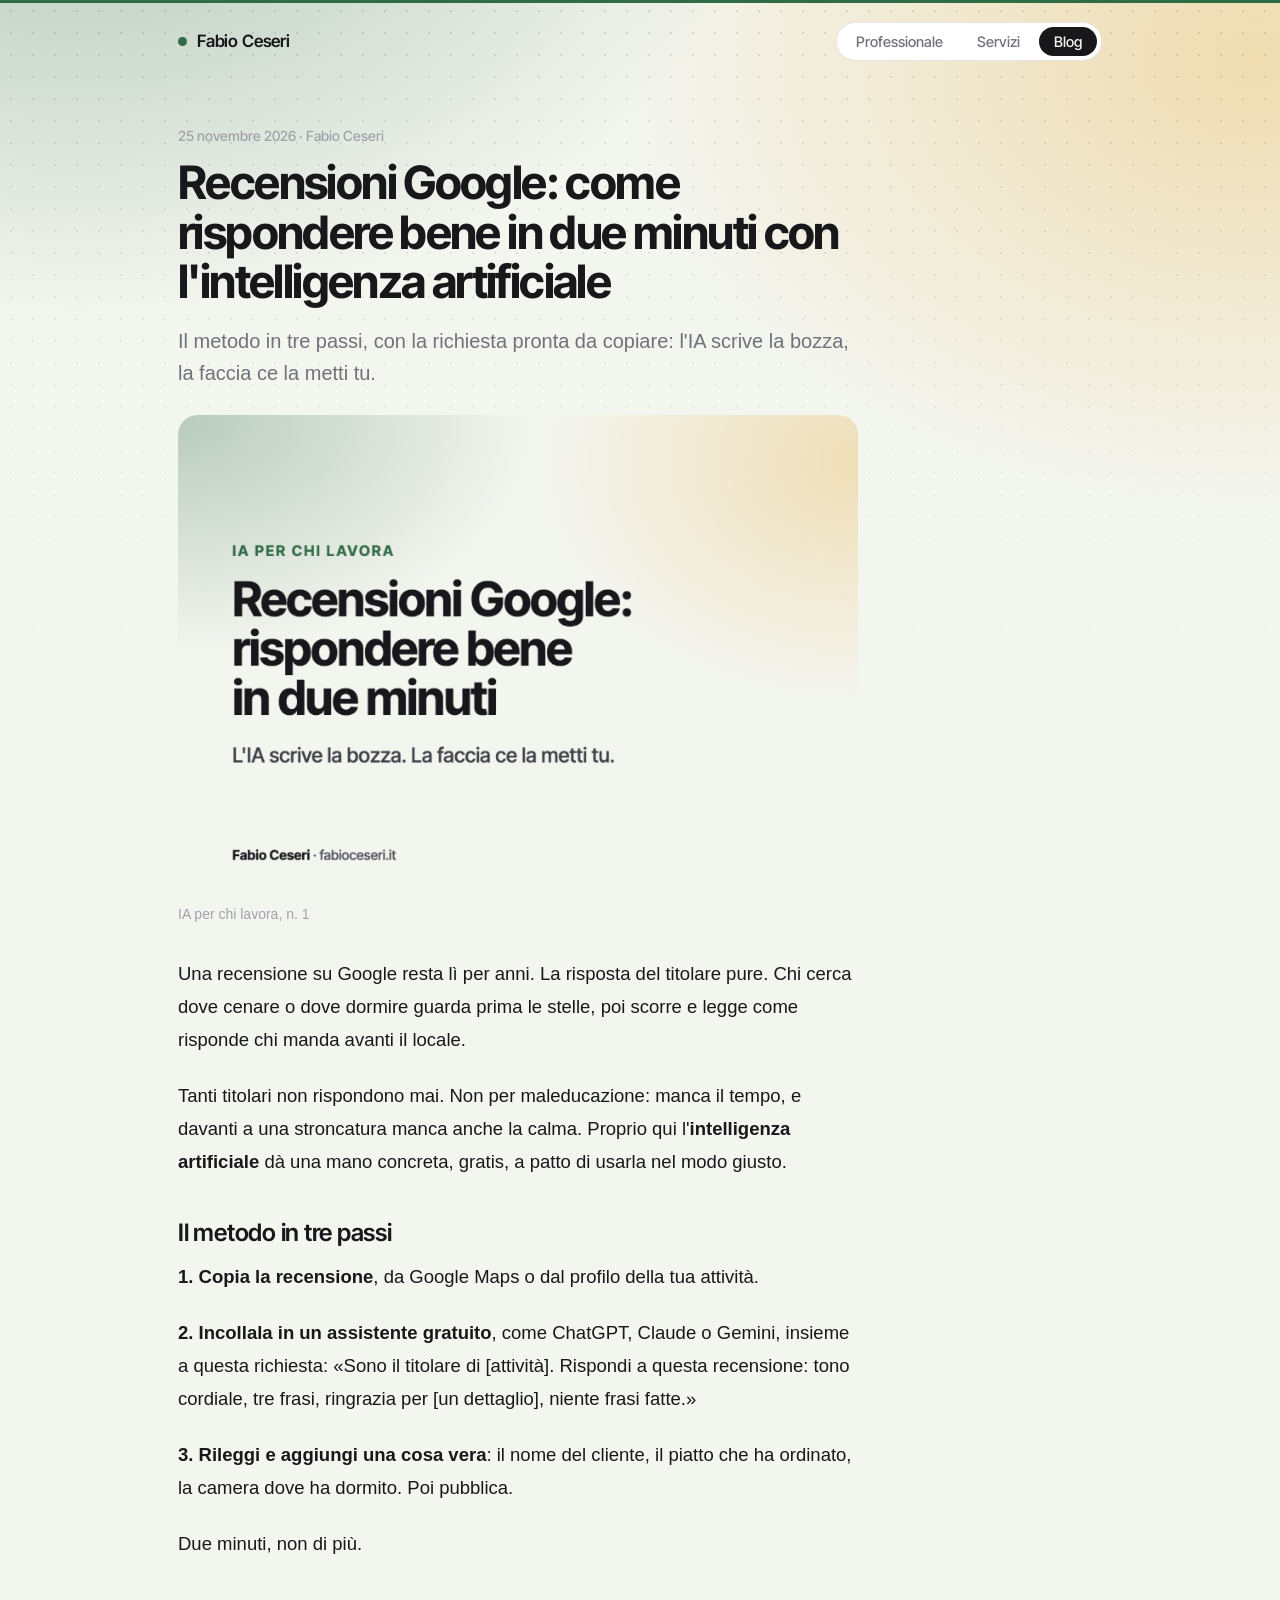
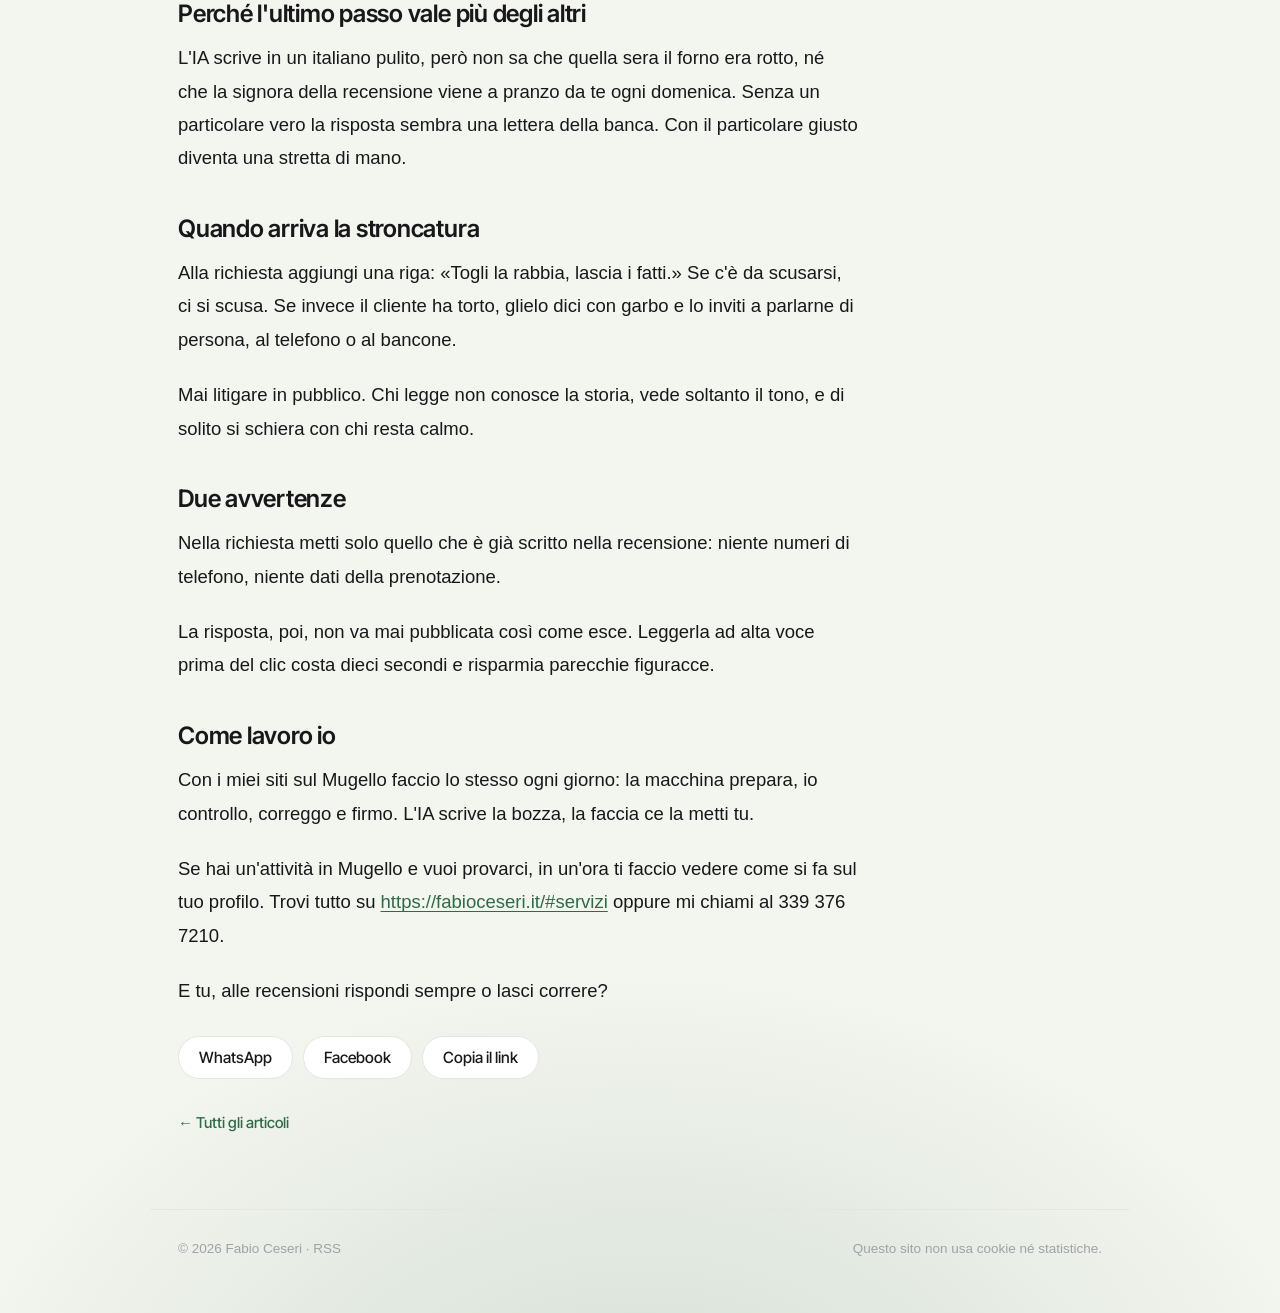
<file: blog/recensioni-google-rispondere-con-intelligenza-artificiale/index.html>
<!doctype html>
<html lang="it">
<head>
<meta charset="utf-8">
<meta name="viewport" content="width=device-width,initial-scale=1">
<title>Recensioni Google: come rispondere bene in due minuti con l&#x27;intelligenza artificiale · Fabio Ceseri</title>
<meta name="description" content="Il metodo in tre passi, con la richiesta pronta da copiare: l&#x27;IA scrive la bozza, la faccia ce la metti tu.">
<link rel="canonical" href="https://fabioceseri.it/blog/recensioni-google-rispondere-con-intelligenza-artificiale/">
<meta name="theme-color" content="#2f6b45">
<link rel="icon" type="image/png" sizes="32x32" href="../../img/icona-32.png">
<link rel="apple-touch-icon" href="../../img/icona-180.png">
<link rel="alternate" type="application/rss+xml" title="Fabio Ceseri – Blog" href="https://fabioceseri.it/blog/feed.xml">
<meta property="og:type" content="article">
<meta property="og:locale" content="it_IT">
<meta property="og:site_name" content="Fabio Ceseri">
<meta property="og:title" content="Recensioni Google: come rispondere bene in due minuti con l&#x27;intelligenza artificiale · Fabio Ceseri">
<meta property="og:description" content="Il metodo in tre passi, con la richiesta pronta da copiare: l&#x27;IA scrive la bozza, la faccia ce la metti tu.">
<meta property="og:url" content="https://fabioceseri.it/blog/recensioni-google-rispondere-con-intelligenza-artificiale/">
<meta property="og:image" content="https://fabioceseri.it/blog/foto/recensioni-google-con-l-ia.jpg">
<meta name="twitter:card" content="summary_large_image">
<link rel="stylesheet" href="../../style.css?v=ad18165e">
</head>
<body class="professionale blog">
<div class="filo" aria-hidden="true"></div>
<header class="top"><div class="wrap">
  <a class="firma" href="../../">Fabio Ceseri</a>
  <nav class="pagine" aria-label="Pagine">
    <a href="../../">Professionale</a>
    <a href="../../#servizi">Servizi</a>
    <a href="../../blog/" aria-current="page">Blog</a>
  </nav>
</div></header>
<main class="wrap">
<article class="articolo">
<p class="art-meta">25 novembre 2026 · Fabio Ceseri</p>
<h1 class="art-titolo">Recensioni Google: come rispondere bene in due minuti con l&#x27;intelligenza artificiale</h1>
<p class="art-sommario">Il metodo in tre passi, con la richiesta pronta da copiare: l&#x27;IA scrive la bozza, la faccia ce la metti tu.</p>
<figure class="art-foto"><img src="../foto/recensioni-google-con-l-ia.jpg" alt="IA per chi lavora, n. 1"><figcaption>IA per chi lavora, n. 1</figcaption></figure>
<div class="art-testo">
<p>Una recensione su Google resta lì per anni. La risposta del titolare pure. Chi cerca dove cenare o dove dormire guarda prima le stelle, poi scorre e legge come risponde chi manda avanti il locale.</p>
<p>Tanti titolari non rispondono mai. Non per maleducazione: manca il tempo, e davanti a una stroncatura manca anche la calma. Proprio qui l&#x27;<strong>intelligenza artificiale</strong> dà una mano concreta, gratis, a patto di usarla nel modo giusto.</p>
<h2>Il metodo in tre passi</h2>
<p><strong>1. Copia la recensione</strong>, da Google Maps o dal profilo della tua attività.</p>
<p><strong>2. Incollala in un assistente gratuito</strong>, come ChatGPT, Claude o Gemini, insieme a questa richiesta: «Sono il titolare di [attività]. Rispondi a questa recensione: tono cordiale, tre frasi, ringrazia per [un dettaglio], niente frasi fatte.»</p>
<p><strong>3. Rileggi e aggiungi una cosa vera</strong>: il nome del cliente, il piatto che ha ordinato, la camera dove ha dormito. Poi pubblica.</p>
<p>Due minuti, non di più.</p>
<h2>Perché l&#x27;ultimo passo vale più degli altri</h2>
<p>L&#x27;IA scrive in un italiano pulito, però non sa che quella sera il forno era rotto, né che la signora della recensione viene a pranzo da te ogni domenica. Senza un particolare vero la risposta sembra una lettera della banca. Con il particolare giusto diventa una stretta di mano.</p>
<h2>Quando arriva la stroncatura</h2>
<p>Alla richiesta aggiungi una riga: «Togli la rabbia, lascia i fatti.» Se c&#x27;è da scusarsi, ci si scusa. Se invece il cliente ha torto, glielo dici con garbo e lo inviti a parlarne di persona, al telefono o al bancone.</p>
<p>Mai litigare in pubblico. Chi legge non conosce la storia, vede soltanto il tono, e di solito si schiera con chi resta calmo.</p>
<h2>Due avvertenze</h2>
<p>Nella richiesta metti solo quello che è già scritto nella recensione: niente numeri di telefono, niente dati della prenotazione.</p>
<p>La risposta, poi, non va mai pubblicata così come esce. Leggerla ad alta voce prima del clic costa dieci secondi e risparmia parecchie figuracce.</p>
<h2>Come lavoro io</h2>
<p>Con i miei siti sul Mugello faccio lo stesso ogni giorno: la macchina prepara, io controllo, correggo e firmo. L&#x27;IA scrive la bozza, la faccia ce la metti tu.</p>
<p>Se hai un&#x27;attività in Mugello e vuoi provarci, in un&#x27;ora ti faccio vedere come si fa sul tuo profilo. Trovi tutto su <a href="https://fabioceseri.it/#servizi" target="_blank" rel="noopener">https://fabioceseri.it/#servizi</a> oppure mi chiami al 339 376 7210.</p>
<p>E tu, alle recensioni rispondi sempre o lasci correre?</p>
</div>

<p class="contatti art-condividi"><a href="https://wa.me/?text=Recensioni%20Google%3A%20come%20rispondere%20bene%20in%20due%20minuti%20con%20l%27intelligenza%20artificiale%20https%3A%2F%2Ffabioceseri.it%2Fblog%2Frecensioni-google-rispondere-con-intelligenza-artificiale%2F" target="_blank" rel="noopener">WhatsApp</a><a href="https://www.facebook.com/sharer/sharer.php?u=https%3A%2F%2Ffabioceseri.it%2Fblog%2Frecensioni-google-rispondere-con-intelligenza-artificiale%2F" target="_blank" rel="noopener">Facebook</a><a href="#" onclick="navigator.clipboard&&navigator.clipboard.writeText('https://fabioceseri.it/blog/recensioni-google-rispondere-con-intelligenza-artificiale/').then(()=>this.textContent='Link copiato');return false">Copia il link</a></p>
<p><a class="art-indietro" href="../">← Tutti gli articoli</a></p>
</article>
<script type="application/ld+json">{"@context": "https://schema.org", "@type": "BlogPosting", "headline": "Recensioni Google: come rispondere bene in due minuti con l'intelligenza artificiale", "datePublished": "2026-11-25T22:31:29", "author": {"@id": "https://fabioceseri.it/#fabio", "name": "Fabio Ceseri"}, "mainEntityOfPage": "https://fabioceseri.it/blog/recensioni-google-rispondere-con-intelligenza-artificiale/", "image": "https://fabioceseri.it/blog/foto/recensioni-google-con-l-ia.jpg", "inLanguage": "it"}</script>
</main>
<footer><div class="wrap">
  <p>© 2026 Fabio Ceseri · <a href="../../blog/feed.xml">RSS</a></p>
  <p>Questo sito non usa cookie né statistiche.</p>
</div></footer>
</body>
</html>
</file>
<file: style.css>
/* Sito personale di Fabio Ceseri. Minimalista moderno: Inter Tight, molto spazio, linee sottili, un solo accento per pagina. */
@font-face { font-family: "Inter Tight"; src: url("font/inter-tight-500.woff2") format("woff2"); font-weight: 500; font-display: swap; }
@font-face { font-family: "Inter Tight"; src: url("font/inter-tight-600.woff2") format("woff2"); font-weight: 600; font-display: swap; }
@font-face { font-family: "Inter Tight"; src: url("font/inter-tight-700.woff2") format("woff2"); font-weight: 700; font-display: swap; }

:root {
  --bg: #f3f5ef; --card: #ffffff; --ink: #18181b; --muted: #71717a; --soft: #a1a1aa; --rule: #e7e5e4; --hover: #f4f4f2;
  --accent: #2f6b45; --accent-soft: #e8f0ea;
  --display: "Inter Tight", -apple-system, BlinkMacSystemFont, "Segoe UI", Roboto, Arial, sans-serif;
  --sans: -apple-system, BlinkMacSystemFont, "Segoe UI", Roboto, "Helvetica Neue", Arial, sans-serif;
  color-scheme: light;
}
body.politica { --accent: #1d4a96; --accent-soft: #e3eaf7; --bg: #f0f3f9; }
/* Sfondo: due macchie di colore sfumate + trama a puntini nella parte alta */
:root { --macchia1: rgba(47,107,69,.34); --macchia2: rgba(233,186,90,.42); --macchia3: rgba(47,107,69,.16); --puntini: rgba(24,24,27,.12); }
body.politica { --macchia1: rgba(29,74,150,.32); --macchia2: rgba(120,170,235,.40); --macchia3: rgba(196,22,42,.10); }
@media (prefers-color-scheme: dark) {
  :root { --macchia1: rgba(127,193,150,.14); --macchia2: rgba(233,186,90,.10); --macchia3: rgba(127,193,150,.05); --puntini: rgba(255,255,255,.07); }
  body.politica { --macchia1: rgba(141,178,243,.16); --macchia2: rgba(120,170,235,.10); --macchia3: rgba(240,96,111,.05); }
  :root { --bg: #0f0f10; --card: #18181b; --ink: #f4f4f5; --muted: #a1a1aa; --soft: #71717a; --rule: #27272a; --hover: #18181b; --accent: #7fc196; --accent-soft: #16241b; color-scheme: dark; }
  body.politica { --accent: #8db2f3; --accent-soft: #141e33; --bg: #0d1320; --card: #141c2c; --rule: #243149; }
}

* { box-sizing: border-box; }
html { -webkit-text-size-adjust: 100%; }
body { margin: 0; position: relative; min-height: 100vh; background:
    radial-gradient(1000px 700px at 6% -6%, var(--macchia1), transparent 70%),
    radial-gradient(900px 640px at 98% 2%, var(--macchia2), transparent 70%),
    radial-gradient(1000px 700px at 50% 105%, var(--macchia3), transparent 70%),
    var(--bg); color: var(--ink); font: 16.5px/1.7 var(--sans); -webkit-font-smoothing: antialiased; }
body::before { content: ""; position: absolute; inset: 0 0 auto 0; height: 760px; pointer-events: none; z-index: -1;
  background-image: radial-gradient(var(--puntini) 1px, transparent 1.2px); background-size: 22px 22px;
  -webkit-mask-image: linear-gradient(to bottom, #000 0%, transparent 100%); mask-image: linear-gradient(to bottom, #000 0%, transparent 100%); }
body { isolation: isolate; }
a { color: inherit; text-decoration: none; }
a:focus-visible { outline: 2px solid var(--accent); outline-offset: 3px; border-radius: 8px; }
.wrap { max-width: 980px; margin: 0 auto; padding: 0 28px; }

.filo { height: 3px; background: var(--accent); }
body.politica .filo { background: linear-gradient(90deg, #1f8a4c 0 33.33%, #ffffff 33.33% 66.66%, #c4162a 66.66%); }

/* Testata */
header.top .wrap { display: flex; align-items: center; justify-content: space-between; gap: 16px; height: 76px; }
.firma { font: 600 17px var(--display); letter-spacing: -.01em; display: inline-flex; align-items: center; gap: 10px; }
.firma::before { content: ""; width: 9px; height: 9px; border-radius: 50%; background: var(--accent); }
nav.pagine { display: flex; gap: 4px; padding: 4px; border: 1px solid var(--rule); border-radius: 999px; background: var(--card); }
nav.pagine a { font: 500 14.5px var(--display); color: var(--muted); padding: 6px 15px; border-radius: 999px; transition: color .15s, background-color .15s; }
nav.pagine a:hover { color: var(--ink); }
nav.pagine a[aria-current="page"] { background: var(--ink); color: var(--bg); }

/* Copertina (foto di Borgo sopra il nome, sfumata verso lo sfondo) */
.copertina { position: relative; height: clamp(170px, 26vw, 300px); margin: 6px 0 -64px; border-radius: 26px; overflow: hidden; background: var(--rule); }
.copertina img { width: 100%; height: 100%; object-fit: cover; object-position: center 55%; filter: saturate(1.05) contrast(1.02); }
.copertina::after { content: ""; position: absolute; inset: 0; background:
  linear-gradient(to bottom, rgba(0,0,0,0) 35%, color-mix(in srgb, var(--bg) 70%, transparent) 78%, var(--bg) 100%),
  linear-gradient(to right, color-mix(in srgb, var(--accent) 22%, transparent), transparent 60%); }
.copertina + .hero { position: relative; padding-top: 0; }

/* Apertura */
.hero { display: grid; grid-template-columns: 1fr 300px; gap: 64px; align-items: end; padding: 72px 0 88px; }
.occhiello { display: inline-flex; align-items: center; gap: 8px; font: 500 13.5px var(--display); color: var(--accent); background: var(--accent-soft); padding: 5px 12px; border-radius: 999px; margin: 0 0 26px; }
h1 { font: 700 clamp(38px, 5.6vw, 60px)/1 var(--display); letter-spacing: -.035em; margin: 0 0 22px; }
.bio { font-size: 19px; line-height: 1.7; color: var(--muted); margin: 0; max-width: 31em; text-wrap: pretty; }
.bio strong { color: var(--ink); font-weight: 600; }
.foto { width: 100%; height: auto; aspect-ratio: 4/5; object-fit: cover; border-radius: 24px; background: var(--rule); box-shadow: 0 30px 60px -30px rgba(0,0,0,.45), 0 0 0 6px rgba(255,255,255,.55); }

/* Sezioni */
section.blocco { display: grid; grid-template-columns: 200px 1fr; gap: 32px; padding: 44px 0; border-top: 1px solid var(--rule); }
h2 { font: 500 14px var(--display); color: var(--soft); margin: 14px 0 0; letter-spacing: 0; }
h2 b { color: var(--ink); font-weight: 600; display: block; font-size: 15px; }

ul.elenco { list-style: none; margin: 0; padding: 0; }
ul.elenco a, ul.elenco .riga { display: grid; grid-template-columns: 1fr auto; gap: 2px 24px; padding: 16px 18px; margin: 0 -18px; border-radius: 16px; transition: background-color .15s; }
ul.elenco a:hover { background: color-mix(in srgb, var(--card) 85%, transparent); box-shadow: 0 0 0 1px var(--rule), 0 10px 30px -18px rgba(0,0,0,.25); }
.titolo { font: 600 19px/1.35 var(--display); letter-spacing: -.015em; }
.desc { grid-column: 1; color: var(--muted); font-size: 15.5px; line-height: 1.6; max-width: 36em; }
.dove { grid-column: 2; grid-row: 1; align-self: center; font: 500 14px var(--display); color: var(--soft); white-space: nowrap; display: inline-flex; align-items: center; gap: 6px; transition: color .15s; }
.dove svg { width: 15px; height: 15px; transition: transform .15s; }
ul.elenco a:hover .dove { color: var(--accent); }
ul.elenco a:hover .dove svg { transform: translate(2px, -2px); }
.riga .dove { font-size: 12.5px; border: 1px solid var(--rule); border-radius: 999px; padding: 2px 10px; }

.contatti { display: flex; flex-wrap: wrap; gap: 10px; margin: 6px 0 0; }
.contatti a { display: inline-flex; align-items: center; gap: 9px; font: 500 15.5px var(--display); padding: 11px 20px; border-radius: 999px; border: 1px solid var(--rule); background: var(--card); transition: border-color .15s, color .15s; }
.contatti a:hover { border-color: var(--accent); color: var(--accent); }
.contatti a.primo { background: var(--ink); color: var(--bg); border-color: var(--ink); }
.contatti a.primo:hover { background: var(--accent); border-color: var(--accent); color: #fff; }
.contatti svg { width: 18px; height: 18px; }

footer .wrap { border-top: 1px solid var(--rule); padding-top: 28px; padding-bottom: 52px; color: var(--soft); font-size: 13.5px; display: flex; justify-content: space-between; gap: 8px 20px; flex-wrap: wrap; }
footer p { margin: 0; }

@media (prefers-reduced-motion: no-preference) {
  .hero > * { animation: entra .7s cubic-bezier(.2,.7,.2,1) both; }
  .hero > :nth-child(2) { animation-delay: .1s; }
  @keyframes entra { from { opacity: 0; transform: translateY(10px); } to { opacity: 1; transform: none; } }
}
@media (max-width: 820px) {
  .copertina { margin-bottom: -36px; border-radius: 18px; }
  .hero { grid-template-columns: 1fr; gap: 36px; padding: 40px 0 56px; }
  .hero .foto-box { order: -1; }
  .foto { width: 132px; border-radius: 20px; }
  .copertina + .hero .foto-box { margin-top: 0; position: relative; z-index: 1; }
  section.blocco { grid-template-columns: 1fr; gap: 14px; padding: 36px 0; }
  h2 { margin: 0; }
}
@media (max-width: 560px) {
  .wrap { padding: 0 20px; }
  header.top .wrap { height: 64px; }
  nav.pagine a { padding: 6px 12px; font-size: 14px; }
  .bio { font-size: 17.5px; }
  ul.elenco a, ul.elenco .riga { grid-template-columns: 1fr; padding: 14px 14px; margin: 0 -14px; }
  .dove { grid-column: 1; grid-row: auto; margin-top: 4px; }
  .riga .dove { justify-self: start; }
}

/* Blog */
.blog-testa { padding: 56px 0 28px; }
.blog-testa h1 { margin-bottom: 14px; }
.articolo { max-width: 680px; padding: 48px 0 56px; }
.art-meta { font: 500 14px var(--display); color: var(--soft); margin: 0 0 14px; }
.art-titolo { font-size: clamp(32px, 5vw, 46px); line-height: 1.08; margin-bottom: 18px; }
.art-sommario { font-size: 20px; line-height: 1.6; color: var(--muted); margin: 0 0 26px; }
.art-foto { margin: 0 0 30px; }
.art-foto img { width: 100%; height: auto; border-radius: 20px; display: block; }
.art-foto figcaption { font-size: 14px; color: var(--soft); margin-top: 8px; }
.art-testo { font-size: 18.5px; line-height: 1.8; }
.art-testo p { margin: 0 0 1.2em; }
.art-testo h2 { font: 600 24px/1.3 var(--display); letter-spacing: -.01em; color: var(--ink); margin: 1.6em 0 .5em; }
.art-testo a { color: var(--accent); text-decoration: underline; text-underline-offset: 3px; }
.art-fonte { border-top: 1px solid var(--rule); padding-top: 14px; margin-top: 28px; font-size: 15px; color: var(--muted); }
.art-fonte a { color: var(--accent); }
.art-condividi { margin-top: 28px; }
.art-indietro { display: inline-block; margin-top: 18px; font: 500 15px var(--display); color: var(--accent); }

@media (prefers-color-scheme: dark) { .foto { box-shadow: 0 30px 60px -30px rgba(0,0,0,.7), 0 0 0 6px rgba(255,255,255,.08); } }

/* Pagina politica: testo più scuro e più marcato (richiesta di Fabio) */
body.politica .bio { color: var(--ink); font-weight: 500; }
body.politica .bio strong { font-weight: 700; }
body.politica .desc { color: color-mix(in srgb, var(--ink) 78%, var(--muted)); font-weight: 450; }
body.politica .titolo { font-weight: 700; }

/* Servizi e prezzi (vetrina, 25/11/2026) */
.hero-azioni { margin-top: 26px; }
.sv-intro { margin: 10px 0 18px; color: var(--muted); font-size: 16px; max-width: 36em; }
.sv-griglia { display: grid; grid-template-columns: 1fr 1fr; gap: 16px; }
.sv { display: flex; flex-direction: column; background: var(--card); border: 1px solid var(--rule); border-radius: 20px; padding: 20px 22px 18px; }
.sv-num { align-self: flex-start; font: 700 12.5px var(--display); color: var(--accent); background: var(--accent-soft); border-radius: 999px; padding: 2px 10px; margin-bottom: 8px; }
.sv h3 { font: 600 21px/1.25 var(--display); letter-spacing: -.015em; margin: 0; }
.sv-per { color: var(--muted); font-size: 14.5px; line-height: 1.5; margin: 4px 0 10px; }
.sv-prezzo { font: 700 26px/1.2 var(--display); color: var(--accent); margin: 0; letter-spacing: -.01em; }
.sv-prezzo span { font: 500 14px var(--sans); color: var(--muted); letter-spacing: 0; }
.sv-nota { font-size: 14px; color: var(--muted); margin: 4px 0 0; line-height: 1.5; }
.sv-nota b { color: var(--ink); }
.sv ul { margin: 12px 0 14px; padding-left: 18px; font-size: 15px; line-height: 1.55; }
.sv li { margin: 3px 0; }
.sv-caso { margin: auto 0 0; background: var(--accent-soft); border-radius: 12px; padding: 10px 13px; font-size: 14px; line-height: 1.5; }
.sv-caso strong { color: var(--accent); }
.sv-caso a { color: var(--accent); text-decoration: underline; text-underline-offset: 2px; }
.sv-come { display: grid; grid-template-columns: repeat(3, 1fr); gap: 16px; margin: 22px 0 6px; font-size: 15px; line-height: 1.55; color: var(--muted); }
.sv-come b { display: block; font: 600 16px var(--display); color: var(--ink); margin-bottom: 2px; }
.sv-azioni { margin-top: 18px; }
.sv-piccolo { margin: 12px 0 0; font-size: 13.5px; color: var(--soft); }
@media (max-width: 820px) { .sv-griglia, .sv-come { grid-template-columns: 1fr; } }
</file>
